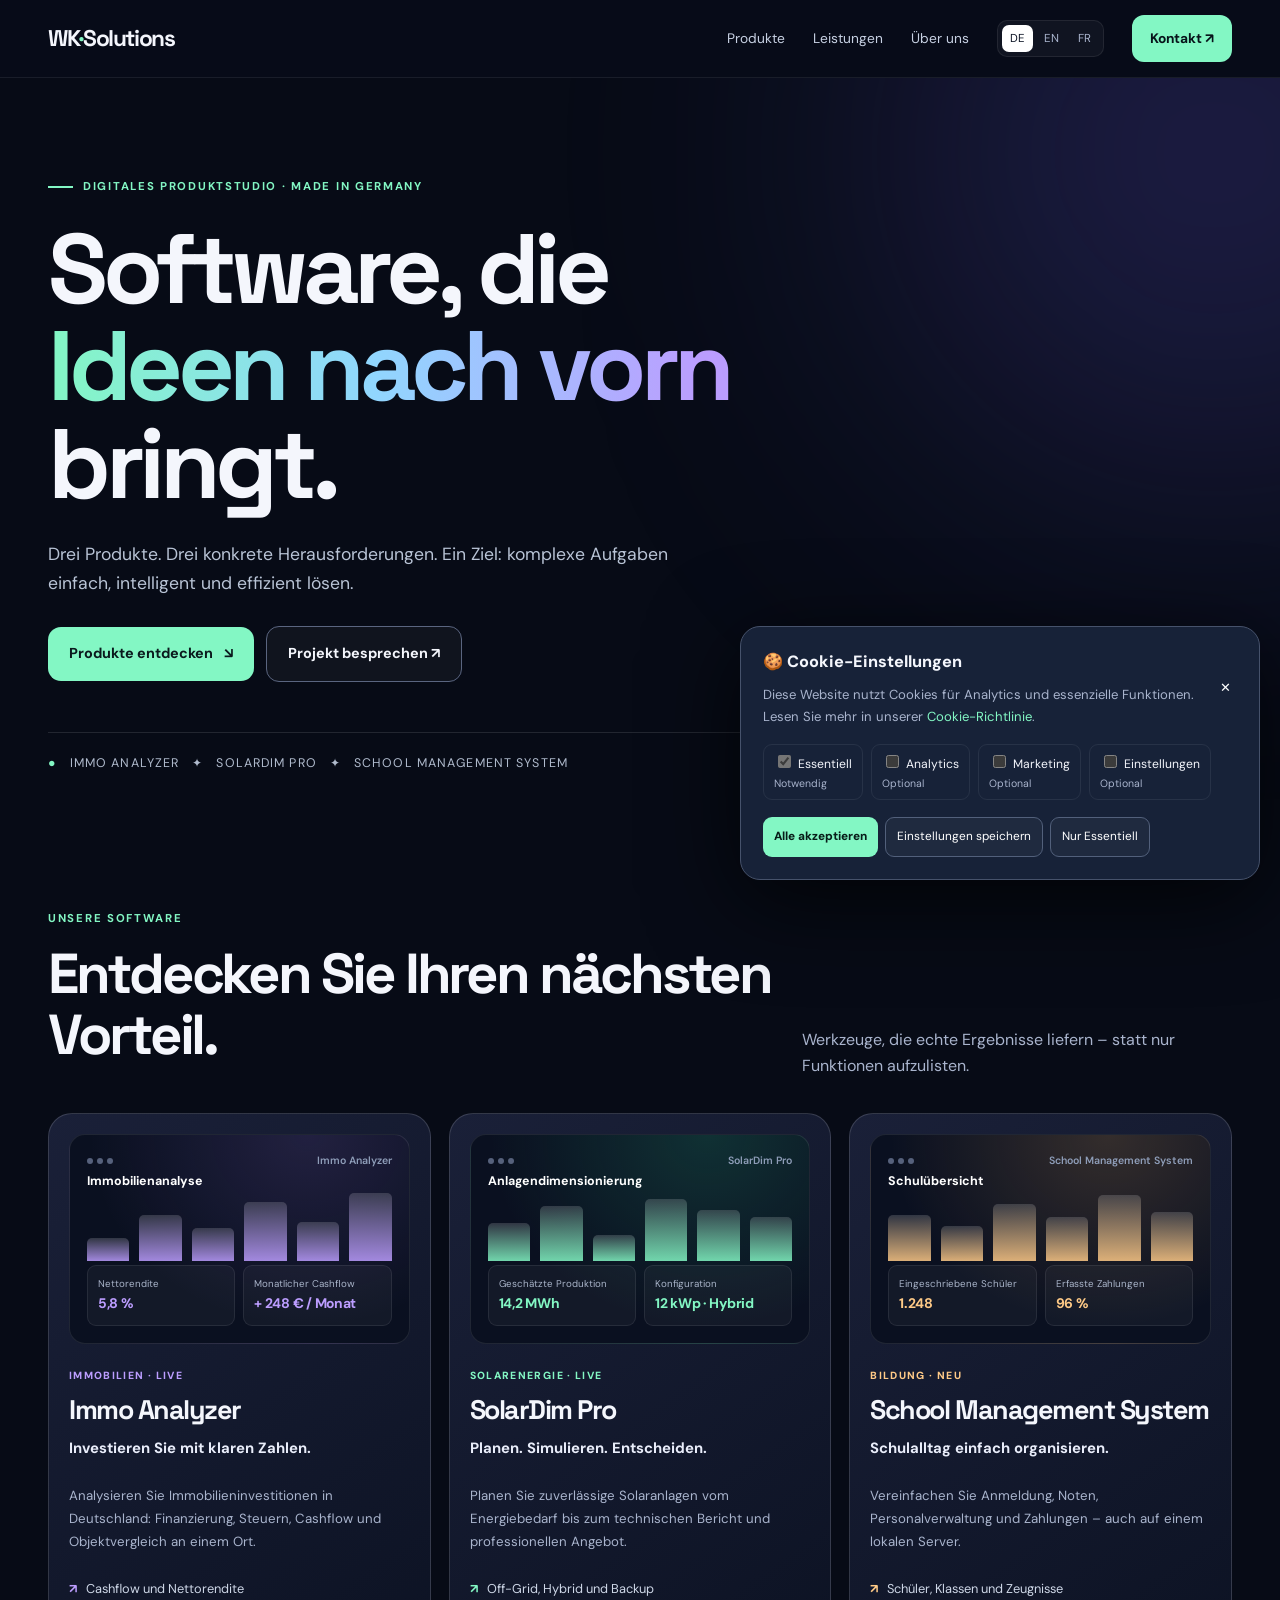
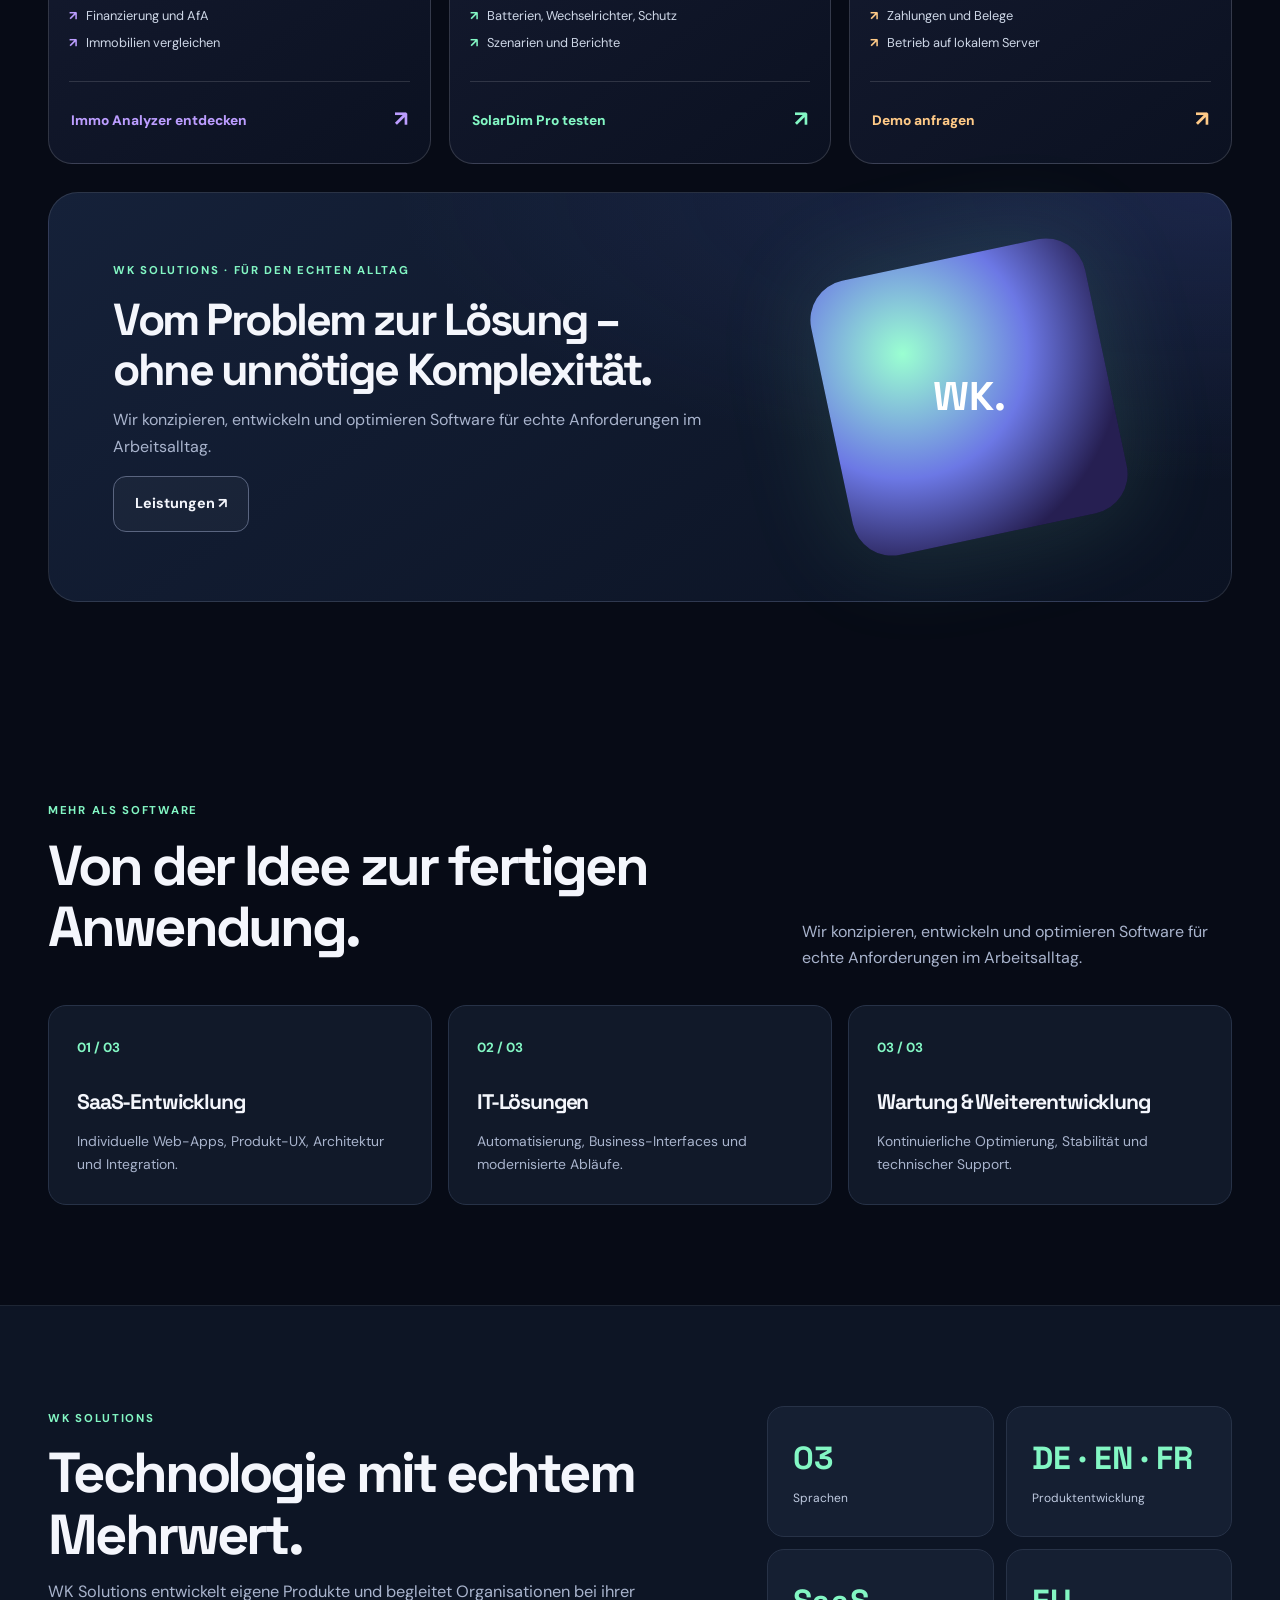
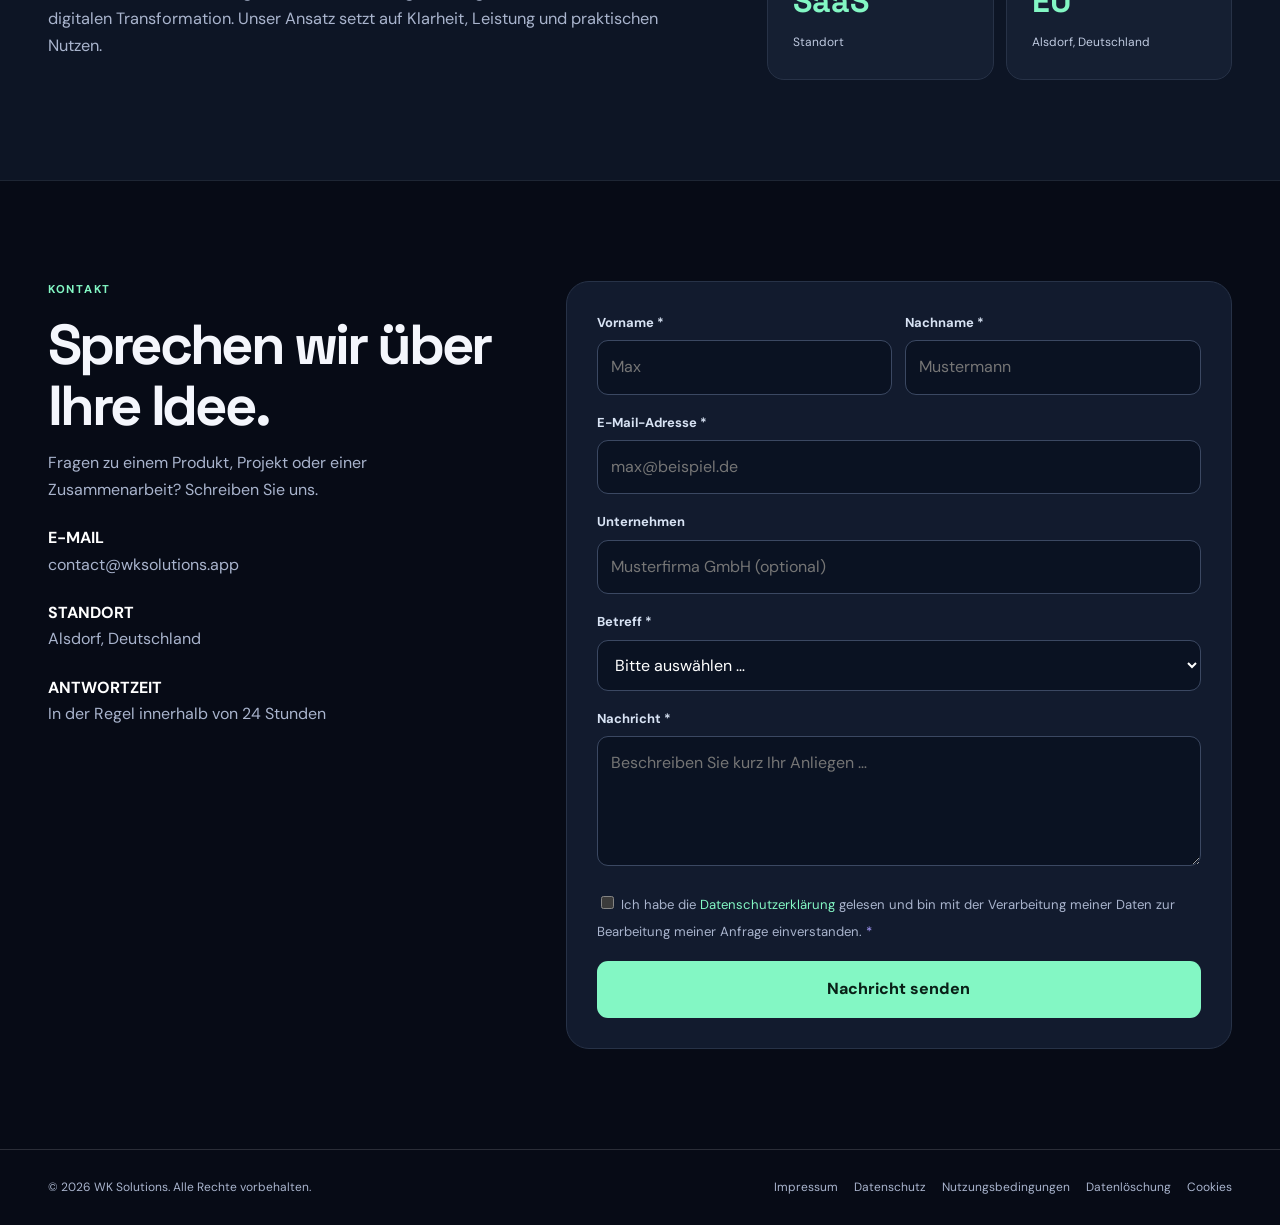
<file: index.html>
<!DOCTYPE html>
<html lang="de"><head><meta charset="utf-8"/><meta content="width=device-width, initial-scale=1" name="viewport"/><meta content="#070b16" name="theme-color"/><meta content="Drei Produkte. Drei konkrete Herausforderungen. Ein Ziel: komplexe Aufgaben einfach, intelligent und effizient lösen." name="description"/><meta content="website" property="og:type"/><meta content="WK Solutions — Entdecken Sie Ihren nächsten Vorteil." property="og:title"/><meta content="Drei Produkte. Drei konkrete Herausforderungen. Ein Ziel: komplexe Aufgaben einfach, intelligent und effizient lösen." property="og:description"/><title>WK Solutions — Entdecken Sie Ihren nächsten Vorteil.</title><style>
@import url('https://fonts.googleapis.com/css2?family=DM+Sans:wght@400;500;600;700&family=Space+Grotesk:wght@400;500;600;700&display=swap');
:root{--bg:#070b16;--panel:#101727;--panel2:#151e31;--border:#273247;--ink:#f4f6fc;--muted:#a9b4cd;--mint:#83f7c4;--purple:#a99dff;--gold:#ffca87;--immo:var(--purple);--immo-2:#7567dc;font-family:'DM Sans',sans-serif;color-scheme:dark}
*{box-sizing:border-box}html{scroll-behavior:smooth}body{margin:0;background:var(--bg);color:var(--ink);font-size:16px;line-height:1.65;overflow-x:hidden}a{color:inherit;text-decoration:none}button,input,textarea,select{font:inherit}button{cursor:pointer}::selection{background:var(--mint);color:#070b16}.shell{max-width:1240px;margin:auto;padding:0 28px}.topnav{height:78px;position:sticky;top:0;background:#080d1ae9;backdrop-filter:blur(20px);z-index:100;border-bottom:1px solid #ffffff13}.navinner{height:100%;display:flex;align-items:center;justify-content:space-between;gap:18px}.logo{font-family:'Space Grotesk',sans-serif;font-size:1.42rem;font-weight:700;letter-spacing:-.06em;white-space:nowrap}.logo span{color:var(--mint)}.nav-links{display:flex;align-items:center;gap:28px}.nav-links>a{font-size:.86rem;color:#c7d1e3}.nav-links>a:hover{color:var(--mint)}.nav-links .nav-cta{background:var(--mint);color:#07131a;border-radius:12px;padding:12px 18px;font-weight:700}.lang-switch{display:flex;gap:3px;padding:4px;background:#ffffff0a;border:1px solid #ffffff14;border-radius:10px}.lang-switch a{font-size:.72rem;padding:4px 8px;border-radius:7px;color:var(--muted)}.lang-switch .active{background:#fff;color:#0c1425}.nav-burger{display:none;background:none;border:1px solid var(--border);color:white;padding:8px 12px;border-radius:9px}.mobile-menu{display:none}.hero{position:relative;padding:100px 0 36px;overflow:hidden}.hero:before{content:'';position:absolute;width:650px;height:650px;border-radius:50%;background:#6054d040;filter:blur(140px);right:-260px;top:-250px;pointer-events:none}.eyebrow,.kicker,.card-kicker{font-size:.71rem;letter-spacing:.15em;font-weight:700;text-transform:uppercase}.eyebrow{color:var(--mint);display:flex;align-items:center;gap:10px}.eyebrow:before{content:'';width:25px;height:2px;background:var(--mint)}h1,h2,h3,p{margin-top:0}h1,h2,h3{font-family:'Space Grotesk',sans-serif;letter-spacing:-.055em}h1{font-size:clamp(3.6rem,7.7vw,7.75rem);line-height:.99;margin:24px 0 27px;max-width:1020px}h1 i{font-style:normal;background:linear-gradient(90deg,#83f7c4 0%,#91d6fe 48%,#bc9fff 95%);color:transparent;background-clip:text}.hero-intro{max-width:620px;color:#b8c3d5;font-size:1.1rem}.actions{display:flex;align-items:center;flex-wrap:wrap;gap:12px;margin:28px 0 50px}.button{display:inline-flex;align-items:center;justify-content:center;gap:11px;border-radius:13px;padding:15px 21px;font-weight:700;font-size:.9rem;transition:transform .2s,background .2s}.button:hover{transform:translateY(-3px)}.button.primary{background:var(--mint);color:#0a1a1d}.button.ghost{border:1px solid #5a6580;background:#ffffff09}.hero-stripe{display:flex;gap:13px;color:#b0bbcd;align-items:center;border-top:1px solid #ffffff1c;padding-top:20px;font-size:.78rem;letter-spacing:.09em}.hero-stripe b{color:var(--mint)}.sec{padding:100px 0}.sec-head{display:flex;justify-content:space-between;align-items:end;gap:30px;margin-bottom:34px}.kicker{color:var(--mint);margin-bottom:14px}.sec h2{font-size:clamp(2.3rem,4.4vw,4.35rem);line-height:1.09;margin-bottom:14px}.sec-intro{max-width:430px;color:var(--muted);margin:0}.product-grid{display:grid;grid-template-columns:repeat(3,minmax(0,1fr));gap:18px}.product-card{border:1px solid #ffffff26;border-radius:24px;padding:20px;position:relative;min-width:0;background:linear-gradient(145deg,#1a2038,#0b1121);display:flex;flex-direction:column;transition:transform .3s,border-color .3s,box-shadow .3s}.product-card:hover{transform:translateY(-8px);border-color:var(--tint);box-shadow:0 24px 90px #0007}.product-card.p1{--tint:#bc9dff;--soft:#9a73e42a}.product-card.p2{--tint:#83f7c4;--soft:#2bbf8930}.product-card.p3{--tint:#ffca87;--soft:#e9ab6130}.product-view{height:210px;background:radial-gradient(ellipse at 70% 0%,var(--soft),transparent 65%),#0a1020;border:1px solid #ffffff17;border-radius:16px;overflow:hidden;position:relative;padding:17px;display:flex;flex-direction:column;justify-content:space-between}.screen-header{display:flex;align-items:center;justify-content:space-between;color:#8e9db8;font-size:.66rem;font-weight:600}.screen-dots{display:flex;gap:4px}.screen-dots i{width:6px;height:6px;background:#56617c;border-radius:50%}.screen-title{font-size:.78rem;color:white;font-weight:700;line-height:1.3}.fake-chart{display:flex;align-items:end;gap:10px;height:68px}.fake-chart span{display:block;flex:1;height:var(--h);background:linear-gradient(0deg,var(--tint),#ffffff2f);border-radius:5px 5px 0 0;opacity:.85}.screen-metrics{display:grid;grid-template-columns:1fr 1fr;gap:8px}.screen-metrics>div{padding:10px;border:1px solid #ffffff15;border-radius:9px;background:#ffffff0a}.screen-metrics small{display:block;font-size:.61rem;color:#a9b4c9}.screen-metrics strong{display:block;color:var(--tint);font-size:.87rem;letter-spacing:-.02em;white-space:nowrap}.product-badge{font-size:.65rem;letter-spacing:.13em;color:var(--tint);font-weight:800;margin:23px 0 12px}.product-card h3{font-size:clamp(1.5rem,2.1vw,2rem);line-height:1.1;margin-bottom:10px}.product-tag{color:#e9edfa;font-size:.93rem;font-weight:700;min-height:48px}.product-desc{color:var(--muted);font-size:.83rem;line-height:1.75}.features{padding:0;margin:5px 0 22px;list-style:none;color:#ced7e7;font-size:.8rem}.features li{margin:6px 0;display:flex;align-items:center;gap:9px}.features li:before{content:'↗';color:var(--tint);font-weight:700}.product-link{margin-top:auto;border-top:1px solid #ffffff22;padding:20px 2px 5px;display:flex;align-items:center;justify-content:space-between;color:var(--tint);font-size:.86rem;font-weight:800}.product-link span{font-size:1.35rem}.wide-panel{border:1px solid #ffffff1c;border-radius:30px;background:radial-gradient(ellipse at 100% 0%,#3e4f9e42,transparent 50%),linear-gradient(145deg,#152139,#0b1222);padding:clamp(25px,5vw,65px);margin-top:28px;display:grid;grid-template-columns:1fr .65fr;align-items:center;gap:50px}.wide-panel h3{font-size:clamp(2rem,3.5vw,3.4rem);line-height:1.12;margin:12px 0}.wide-panel p{color:var(--muted)}.orb{width:min(100%,280px);aspect-ratio:1;border-radius:40px;justify-self:center;display:grid;place-items:center;background:radial-gradient(circle at 30% 30%,#9affd1,#6c78e5 45%,#261f52 79%);box-shadow:0 0 100px #83f7c426;transform:rotate(-12deg)}.orb span{font-family:'Space Grotesk';font-size:2.5rem;font-weight:700;color:#fff;transform:rotate(12deg)}.service-grid{display:grid;grid-template-columns:repeat(3,1fr);gap:16px}.service-item{padding:28px;border:1px solid var(--border);border-radius:18px;background:#111929}.service-item small{color:var(--mint);font-weight:700}.service-item h3{font-size:1.32rem;margin:24px 0 10px}.service-item p{color:var(--muted);font-size:.87rem;margin:0}.about{border-top:1px solid #ffffff12;border-bottom:1px solid #ffffff12;background:#0d1525}.about-inner{display:grid;grid-template-columns:1.15fr .85fr;gap:90px;align-items:center}.about p{color:var(--muted);font-size:1.02rem}.about-stats{display:grid;grid-template-columns:repeat(2,1fr);gap:12px}.stat{padding:25px;border:1px solid var(--border);background:#151f32;border-radius:17px}.stat strong{font-family:'Space Grotesk';font-size:2rem;display:block;color:var(--mint)}.stat span{color:#bfcae0;font-size:.75rem}.contact-grid{display:grid;grid-template-columns:.82fr 1.18fr;gap:55px;align-items:start}.contact-card{border:1px solid var(--border);background:#121b2e;padding:30px;border-radius:23px}.contact-detail{margin:22px 0;color:var(--muted)}.contact-detail strong{display:block;color:#fff}.contact-form-box form{display:block}.form-row{display:grid;grid-template-columns:1fr 1fr;gap:13px}.form-group{margin:0 0 17px}.form-group label{display:block;margin-bottom:7px;color:#d8e3f4;font-size:.81rem;font-weight:700}.form-group input:not([type=checkbox]),.form-group select,.form-group textarea{width:100%;border:1px solid #3b4862;color:#fff;background:#0a1222;border-radius:11px;padding:13px;outline:none}.form-group input:focus,.form-group textarea:focus,.form-group select:focus{border-color:var(--mint)}.form-group textarea{min-height:130px;resize:vertical}.form-group select option{background:#101727}.form-group input[type=checkbox]{accent-color:var(--mint)}.form-group a{color:var(--mint)!important}.field-error{color:#ffb1ad;font-size:.75rem;display:block}.btn-submit{border:0;background:var(--mint);color:#092017;border-radius:11px;font-weight:800;padding:15px 25px;width:100%}.form-success{display:none;border:1px solid #64c7a0;background:#18372e;border-radius:15px;padding:22px;margin-top:14px}.form-success.show{display:block}footer{border-top:1px solid #ffffff25;padding:28px max(28px,calc((100vw - 1184px)/2));display:flex;align-items:center;justify-content:space-between;gap:20px;color:var(--muted);font-size:.75rem}footer p{margin:0}.footer-links{display:flex;gap:16px;flex-wrap:wrap}.footer-links a:hover{color:var(--mint)}#cookieBanner{display:none;position:fixed;bottom:20px;right:20px;max-width:min(520px,calc(100% - 40px));padding:22px;background:#172238;border:1px solid #46526b;border-radius:20px;box-shadow:0 20px 90px #000b;z-index:900;font-size:.82rem}#cookieBanner.show{display:block}.cb-top{display:flex;justify-content:space-between;gap:12px}.cb-title{font-weight:800;font-size:1.02rem}.cb-text{color:var(--muted);margin-top:8px}.cb-text a{color:var(--mint)}.cb-close{border:none;background:none;color:white}.cb-categories{display:flex;gap:8px;flex-wrap:wrap;margin:17px 0}.cb-cat{padding:7px 10px;border:1px solid var(--border);border-radius:9px}.cb-cat-label{font-size:.76rem}.cb-cat-sub{color:var(--muted);display:block;font-size:.66rem}.cb-actions{display:flex;flex-wrap:wrap;gap:7px}.cb-btn{padding:9px 11px;border:1px solid #52607b;border-radius:9px;background:#ffffff09;color:white;font-size:.74rem}.cb-btn-accept{background:var(--mint);color:#081d19;border:0;font-weight:800}.cb-reopen{position:fixed;bottom:14px;left:14px;z-index:899;border:1px solid var(--border);color:white;background:#132039;border-radius:40px;padding:10px 15px;font-size:.75rem;display:none}.reveal{opacity:0;transform:translateY(20px);transition:opacity .65s,transform .65s}.reveal.in{opacity:1;transform:none}@media(prefers-reduced-motion:reduce){html{scroll-behavior:auto}.reveal{opacity:1;transform:none;transition:none}.product-card,.button{transition:none}}@media(max-width:900px){.product-grid{grid-template-columns:1fr 1fr}.product-card:last-child{grid-column:span 2}.nav-links{gap:13px}.nav-links>a{font-size:.75rem}.about-inner{gap:30px}.contact-grid{gap:25px}}@media(max-width:680px){.shell{padding:0 19px}.topnav{height:68px}.nav-links{display:none}.nav-burger{display:block}.mobile-menu{position:fixed;inset:68px 0 0;background:#0a1020;z-index:99;flex-direction:column;gap:12px;padding:32px 24px}.mobile-menu.open{display:flex}.mobile-menu>a{padding:12px;border-bottom:1px solid var(--border);font-weight:700}.mobile-menu .lang-switch{align-self:start;margin-top:20px}.hero{padding:80px 0 32px}h1{font-size:clamp(3.4rem,12vw,5.4rem)}.sec{padding:65px 0}.sec-head{display:block}.sec-intro{margin-top:12px}.product-grid,.service-grid,.wide-panel,.about-inner,.contact-grid{grid-template-columns:1fr}.product-card:last-child{grid-column:auto}.product-view{height:205px}.wide-panel{gap:20px}.orb{width:160px;border-radius:24px}.orb span{font-size:1.5rem}.form-row{grid-template-columns:1fr}footer{flex-direction:column;align-items:flex-start;padding:28px 19px}.hero-stripe{flex-wrap:wrap}}
:target{scroll-margin-top:90px}
.nav-burger:focus-visible,.button:focus-visible,.product-link:focus-visible,.nav-links a:focus-visible,.lang-switch a:focus-visible{outline:2px solid var(--mint);outline-offset:4px}
@media(prefers-reduced-motion:reduce){.reveal{opacity:1!important;transform:none!important}}
</style><meta content="de_DE" property="og:locale"/><link href="index.html" hreflang="de" rel="alternate"/><link href="en.html" hreflang="en" rel="alternate"/><link href="fr.html" hreflang="fr" rel="alternate"/></head><body><nav aria-label="Hauptnavigation" class="topnav"><div class="shell navinner"><a class="logo" href="#top">WK<span>·</span>Solutions</a><div class="nav-links"><a href="#produkte">Produkte</a><a href="#leistungen">Leistungen</a><a href="#ueber-uns">Über uns</a><div class="lang-switch"><a aria-current="page" aria-label="DE" class="active" href="index.html" hreflang="de" lang="de">DE</a><a aria-label="EN" class="" href="en.html" hreflang="en" lang="en">EN</a><a aria-label="FR" class="" href="fr.html" hreflang="fr" lang="fr">FR</a></div><a class="nav-cta" href="#kontakt">Kontakt ↗</a></div><button aria-controls="mobileMenu" aria-expanded="false" aria-label="Menü öffnen" class="nav-burger" id="navBurger" type="button">☰</button></div></nav><div aria-label="Hauptnavigation" class="mobile-menu" id="mobileMenu"><a href="#produkte">Produkte</a><a href="#leistungen">Leistungen</a><a href="#ueber-uns">Über uns</a><a href="#kontakt">Kontakt</a><div class="lang-switch"><a aria-current="page" aria-label="DE" class="active" href="index.html" hreflang="de" lang="de">DE</a><a aria-label="EN" class="" href="en.html" hreflang="en" lang="en">EN</a><a aria-label="FR" class="" href="fr.html" hreflang="fr" lang="fr">FR</a></div></div><main><header class="hero" id="top"><div class="shell"><div class="eyebrow">DIGITALES PRODUKTSTUDIO · MADE IN GERMANY</div><h1>Software, die<br/><i>Ideen nach vorn</i><br/>bringt.</h1><p class="hero-intro">Drei Produkte. Drei konkrete Herausforderungen. Ein Ziel: komplexe Aufgaben einfach, intelligent und effizient lösen.</p><div class="actions"><a class="button primary" href="#produkte">Produkte entdecken <span>↘</span></a><a class="button ghost" href="#kontakt">Projekt besprechen ↗</a></div><div class="hero-stripe"><b>●</b> IMMO ANALYZER <span>✦</span> SOLARDIM PRO <span>✦</span> SCHOOL MANAGEMENT SYSTEM</div></div></header><section class="sec" id="produkte"><div class="shell"><div class="sec-head reveal"><div><div class="kicker">UNSERE SOFTWARE</div><h2>Entdecken Sie Ihren nächsten Vorteil.</h2></div><p class="sec-intro">Werkzeuge, die echte Ergebnisse liefern – statt nur Funktionen aufzulisten.</p></div><div class="product-grid"><article class="product-card p1 reveal" id="product-1"><div aria-label="Immobilienanalyse" class="product-view" role="img"><div class="screen-header"><span class="screen-dots"><i></i><i></i><i></i></span><span>Immo Analyzer</span></div><div class="screen-title">Immobilienanalyse</div><div aria-hidden="true" class="fake-chart"><span style="--h:35%"></span><span style="--h:68%"></span><span style="--h:49%"></span><span style="--h:87%"></span><span style="--h:58%"></span><span style="--h:100%"></span></div><div class="screen-metrics"><div><small>Nettorendite</small><strong>5,8 %</strong></div><div><small>Monatlicher Cashflow</small><strong>+ 248 € / Monat</strong></div></div></div><div class="product-badge">IMMOBILIEN · LIVE</div><h3>Immo Analyzer</h3><div class="product-tag">Investieren Sie mit klaren Zahlen.</div><p class="product-desc">Analysieren Sie Immobilieninvestitionen in Deutschland: Finanzierung, Steuern, Cashflow und Objektvergleich an einem Ort.</p><ul class="features"><li>Cashflow und Nettorendite</li><li>Finanzierung und AfA</li><li>Immobilien vergleichen</li></ul><a class="product-link" href="https://immo-analyzer.com/" rel="noopener" target="_blank">Immo Analyzer entdecken<span aria-hidden="true">↗</span></a></article><article class="product-card p2 reveal" id="product-2"><div aria-label="Anlagendimensionierung" class="product-view" role="img"><div class="screen-header"><span class="screen-dots"><i></i><i></i><i></i></span><span>SolarDim Pro</span></div><div class="screen-title">Anlagendimensionierung</div><div aria-hidden="true" class="fake-chart"><span style="--h:56%"></span><span style="--h:82%"></span><span style="--h:39%"></span><span style="--h:92%"></span><span style="--h:76%"></span><span style="--h:66%"></span></div><div class="screen-metrics"><div><small>Geschätzte Produktion</small><strong>14,2 MWh</strong></div><div><small>Konfiguration</small><strong>12 kWp · Hybrid</strong></div></div></div><div class="product-badge">SOLARENERGIE · LIVE</div><h3>SolarDim Pro</h3><div class="product-tag">Planen. Simulieren. Entscheiden.</div><p class="product-desc">Planen Sie zuverlässige Solaranlagen vom Energiebedarf bis zum technischen Bericht und professionellen Angebot.</p><ul class="features"><li>Off-Grid, Hybrid und Backup</li><li>Batterien, Wechselrichter, Schutz</li><li>Szenarien und Berichte</li></ul><a class="product-link" href="https://app.solardim.app/?lang=de" rel="noopener" target="_blank">SolarDim Pro testen<span aria-hidden="true">↗</span></a></article><article class="product-card p3 reveal" id="school-management"><div aria-label="Schulübersicht" class="product-view" role="img"><div class="screen-header"><span class="screen-dots"><i></i><i></i><i></i></span><span>School Management System</span></div><div class="screen-title">Schulübersicht</div><div aria-hidden="true" class="fake-chart"><span style="--h:68%"></span><span style="--h:52%"></span><span style="--h:84%"></span><span style="--h:66%"></span><span style="--h:98%"></span><span style="--h:73%"></span></div><div class="screen-metrics"><div><small>Eingeschriebene Schüler</small><strong>1.248</strong></div><div><small>Erfasste Zahlungen</small><strong>96 %</strong></div></div></div><div class="product-badge">BILDUNG · NEU</div><h3>School Management System</h3><div class="product-tag">Schulalltag einfach organisieren.</div><p class="product-desc">Vereinfachen Sie Anmeldung, Noten, Personalverwaltung und Zahlungen – auch auf einem lokalen Server.</p><ul class="features"><li>Schüler, Klassen und Zeugnisse</li><li>Zahlungen und Belege</li><li>Betrieb auf lokalem Server</li></ul><a class="product-link" data-contact-subject="School Management System" href="#kontakt">Demo anfragen<span aria-hidden="true">↗</span></a></article></div><div class="wide-panel reveal"><div><div class="kicker">WK SOLUTIONS · FÜR DEN ECHTEN ALLTAG</div><h3>Vom Problem zur Lösung – ohne unnötige Komplexität.</h3><p>Wir konzipieren, entwickeln und optimieren Software für echte Anforderungen im Arbeitsalltag.</p><a class="button ghost" href="#leistungen">Leistungen ↗</a></div><div aria-hidden="true" class="orb"><span>WK.</span></div></div></div></section><section class="sec" id="leistungen"><div class="shell"><div class="sec-head reveal"><div><div class="kicker">MEHR ALS SOFTWARE</div><h2>Von der Idee zur fertigen Anwendung.</h2></div><p class="sec-intro">Wir konzipieren, entwickeln und optimieren Software für echte Anforderungen im Arbeitsalltag.</p></div><div class="service-grid"><article class="service-item reveal"><small>01 / 03</small><h3>SaaS-Entwicklung</h3><p>Individuelle Web-Apps, Produkt-UX, Architektur und Integration.</p></article><article class="service-item reveal"><small>02 / 03</small><h3>IT-Lösungen</h3><p>Automatisierung, Business-Interfaces und modernisierte Abläufe.</p></article><article class="service-item reveal"><small>03 / 03</small><h3>Wartung &amp; Weiterentwicklung</h3><p>Kontinuierliche Optimierung, Stabilität und technischer Support.</p></article></div></div></section><section class="sec about" id="ueber-uns"><div class="shell about-inner"><div class="reveal"><div class="kicker">WK SOLUTIONS</div><h2>Technologie mit echtem Mehrwert.</h2><p>WK Solutions entwickelt eigene Produkte und begleitet Organisationen bei ihrer digitalen Transformation. Unser Ansatz setzt auf Klarheit, Leistung und praktischen Nutzen.</p></div><div class="about-stats reveal"><div class="stat"><strong>03</strong><span>Sprachen</span></div><div class="stat"><strong>DE · EN · FR</strong><span>Produktentwicklung</span></div><div class="stat"><strong>SaaS</strong><span>Standort</span></div><div class="stat"><strong>EU</strong><span>Alsdorf, Deutschland</span></div></div></div></section><section class="sec" id="kontakt"><div class="shell contact-grid"><div class="reveal"><div class="kicker">Kontakt</div><h2>Sprechen wir über Ihre Idee.</h2><p class="sec-intro">Fragen zu einem Produkt, Projekt oder einer Zusammenarbeit? Schreiben Sie uns.</p><div class="contact-detail"><strong>E-MAIL</strong><a href="mailto:contact@wksolutions.app">contact@wksolutions.app</a></div><div class="contact-detail"><strong>STANDORT</strong>Alsdorf, Deutschland</div><div class="contact-detail"><strong>ANTWORTZEIT</strong>In der Regel innerhalb von 24 Stunden</div></div><div class="contact-card reveal"><div class="contact-form-box reveal">
<form action="/api/contact" id="contactForm" method="POST" novalidate="">
<div class="form-row">
<div class="form-group">
<label for="fname">Vorname <span aria-label="erforderlich">*</span></label>
<input aria-required="true" autocomplete="given-name" id="fname" name="firstName" placeholder="Max" required="" type="text"/>
<span aria-live="polite" class="field-error" id="fname-error" role="alert"></span>
</div>
<div class="form-group">
<label for="lname">Nachname <span aria-label="erforderlich">*</span></label>
<input aria-required="true" autocomplete="family-name" id="lname" name="lastName" placeholder="Mustermann" required="" type="text"/>
<span aria-live="polite" class="field-error" id="lname-error" role="alert"></span>
</div>
</div>
<div class="form-group">
<label for="email">E-Mail-Adresse <span aria-label="erforderlich">*</span></label>
<input aria-required="true" autocomplete="email" id="email" name="email" placeholder="max@beispiel.de" required="" type="email"/>
<span aria-live="polite" class="field-error" id="email-error" role="alert"></span>
</div>
<div class="form-group">
<label for="company">Unternehmen</label>
<input autocomplete="organization" id="company" name="company" placeholder="Musterfirma GmbH (optional)" type="text"/>
</div>
<div class="form-group">
<label for="subject">Betreff <span aria-label="erforderlich">*</span></label>
<select aria-required="true" id="subject" name="subject" required="">
<option disabled="" selected="" value="">Bitte auswählen …</option>
<option value="SaaS-Entwicklung">SaaS-Entwicklung</option>
<option value="IT-Dienstleistung">IT-Dienstleistung</option>
<option value="Immo Analyzer Feedback">Immo Analyzer – Feedback</option>
<option value="SolarDim Pro Feedback">SolarDim Pro – Feedback</option>
<option value="School Management System">School Management System – Informationen</option>
<option value="Kooperation">Kooperationsanfrage</option>
<option value="Sonstiges">Sonstiges</option>
</select>
<span aria-live="polite" class="field-error" id="subject-error" role="alert"></span>
</div>
<div class="form-group">
<label for="message">Nachricht <span aria-label="erforderlich">*</span></label>
<textarea aria-required="true" id="message" name="message" placeholder="Beschreiben Sie kurz Ihr Anliegen …" required=""></textarea>
<span aria-live="polite" class="field-error" id="message-error" role="alert"></span>
</div>
<div class="form-group">
<input aria-required="true" id="privacy" name="privacy" required="" style="width:auto" type="checkbox"/>
<label for="privacy" style="display:inline;font-weight:400;font-size:0.82rem;color:var(--muted)">
            Ich habe die <a href="datenschutz.html" rel="noopener" style="color:var(--immo)" target="_blank">Datenschutzerklärung</a> gelesen
            und bin mit der Verarbeitung meiner Daten zur Bearbeitung meiner Anfrage einverstanden. <span style="color:var(--immo)">*</span>
</label>
<span aria-live="polite" class="field-error" id="privacy-error" role="alert"></span>
</div>
<button class="btn-submit" id="submitBtn" type="submit">Nachricht senden</button>
</form>
<div aria-live="polite" class="form-success" id="formSuccess" role="status">
<div aria-hidden="true" class="success-icon">✓</div>
<h3>Vielen Dank!</h3>
<p>Ihre Nachricht wurde erfolgreich versendet. Wir melden uns in Kürze bei Ihnen.</p>
</div>
</div></div></div></section></main><footer><p>© <span id="year">2026</span> WK Solutions. Alle Rechte vorbehalten.</p><div class="footer-links"><a href="impressum.html">Impressum</a><a href="datenschutz.html">Datenschutz</a><a href="terms.html">Nutzungsbedingungen</a><a href="data-deletion.html">Datenlöschung</a><a href="cookie-richtlinie.html">Cookies</a></div></footer><div aria-labelledby="cookie-title" aria-modal="false" id="cookieBanner" role="dialog">
<div class="cb-top">
<div>
<div class="cb-title" id="cookie-title">🍪 Cookie-Einstellungen</div>
<div class="cb-text">
        Diese Website nutzt Cookies für Analytics und essenzielle Funktionen.
        Lesen Sie mehr in unserer <a href="cookie-richtlinie.html">Cookie-Richtlinie</a>.
      </div>
</div>
<button aria-label="Cookie-Banner schließen" class="cb-close" onclick="window.cookieManager.closeBanner()">✕</button>
</div>
<div class="cb-categories">
<div class="cb-cat cb-cat-required">
<input checked="" disabled="" id="cb-essential" type="checkbox"/>
<label class="cb-cat-label" for="cb-essential">
        Essentiell
        <span class="cb-cat-sub">Notwendig</span>
</label>
</div>
<div class="cb-cat">
<input id="cb-analytics" type="checkbox"/>
<label class="cb-cat-label" for="cb-analytics">
        Analytics
        <span class="cb-cat-sub">Optional</span>
</label>
</div>
<div class="cb-cat">
<input id="cb-marketing" type="checkbox"/>
<label class="cb-cat-label" for="cb-marketing">
        Marketing
        <span class="cb-cat-sub">Optional</span>
</label>
</div>
<div class="cb-cat">
<input id="cb-preferences" type="checkbox"/>
<label class="cb-cat-label" for="cb-preferences">
        Einstellungen
        <span class="cb-cat-sub">Optional</span>
</label>
</div>
</div>
<div class="cb-actions">
<button class="cb-btn cb-btn-accept" onclick="window.cookieManager.acceptAll()">Alle akzeptieren</button>
<button class="cb-btn" onclick="window.cookieManager.saveSelection()">Einstellungen speichern</button>
<button class="cb-btn" onclick="window.cookieManager.declineAll()">Nur Essentiell</button>
</div>
</div><button aria-label="Cookie-Einstellungen erneut öffnen" class="cb-reopen" id="cbReopen" onclick="window.cookieManager.openBanner()">🍪 Cookies</button><script>
(function () {
  'use strict';

  /* ── Cookie-Manager ── */
  var CONSENT_KEY = 'wk-cookie-consent';
  var banner = document.getElementById('cookieBanner');
  var reopen = document.getElementById('cbReopen');

  function readConsent() {
    try { return JSON.parse(localStorage.getItem(CONSENT_KEY)); }
    catch (e) { return null; }
  }
  function writeConsent(obj) {
    try { localStorage.setItem(CONSENT_KEY, JSON.stringify(obj)); } catch (e) {}
  }
  function currentSelection() {
    return {
      essential: true,
      analytics: document.getElementById('cb-analytics').checked,
      marketing: document.getElementById('cb-marketing').checked,
      preferences: document.getElementById('cb-preferences').checked,
      ts: new Date().toISOString()
    };
  }
  function applyChecks(consent) {
    document.getElementById('cb-analytics').checked = !!consent.analytics;
    document.getElementById('cb-marketing').checked = !!consent.marketing;
    document.getElementById('cb-preferences').checked = !!consent.preferences;
  }

  window.cookieManager = {
    openBanner: function () {
      banner.classList.add('show');
      reopen.style.display = 'none';
    },
    closeBanner: function () {
      banner.classList.remove('show');
      reopen.style.display = '';
    },
    acceptAll: function () {
      document.getElementById('cb-analytics').checked = true;
      document.getElementById('cb-marketing').checked = true;
      document.getElementById('cb-preferences').checked = true;
      writeConsent(currentSelection());
      window.cookieManager.closeBanner();
    },
    declineAll: function () {
      document.getElementById('cb-analytics').checked = false;
      document.getElementById('cb-marketing').checked = false;
      document.getElementById('cb-preferences').checked = false;
      writeConsent(currentSelection());
      window.cookieManager.closeBanner();
    },
    saveSelection: function () {
      writeConsent(currentSelection());
      window.cookieManager.closeBanner();
    }
  };

  var consent = readConsent();
  if (consent) { applyChecks(consent); reopen.style.display = ''; }
  else { window.cookieManager.openBanner(); }
})();
</script>
<script>
(function () {
  'use strict';

  /* ── Jahr im Footer ── */
  var y = document.getElementById('year');
  if (y) y.textContent = new Date().getFullYear();

  /* ── Mobiles Menü ── */
  var burger = document.getElementById('navBurger');
  var menu = document.getElementById('mobileMenu');
  if (burger && menu) {
    burger.addEventListener('click', function () {
      var open = menu.classList.toggle('open');
      burger.textContent = open ? '✕' : '☰';
      burger.setAttribute('aria-expanded', open);
      burger.setAttribute('aria-label', open ? 'Menü schließen' : 'Menü öffnen');
    });
    menu.querySelectorAll('a').forEach(function (a) {
      a.addEventListener('click', function () {
        menu.classList.remove('open');
        burger.textContent = '☰';
        burger.setAttribute('aria-expanded', 'false');
        burger.setAttribute('aria-label', 'Menü öffnen');
      });
    });
  }

  /* ── Scroll-Reveal ── */
  if ('IntersectionObserver' in window) {
    var io = new IntersectionObserver(function (entries) {
      entries.forEach(function (en) {
        if (en.isIntersecting) { en.target.classList.add('in'); io.unobserve(en.target); }
      });
    }, { threshold: 0.12 });
    document.querySelectorAll('.reveal').forEach(function (el) { io.observe(el); });
  } else {
    document.querySelectorAll('.reveal').forEach(function (el) { el.classList.add('in'); });
  }

  /* ── Kontaktformular: Validierung + Versand mit Fallback ── */
  var form = document.getElementById('contactForm');
  if (!form) return;
  document.querySelectorAll('[data-contact-subject]').forEach(function (link) {
    link.addEventListener('click', function () {
      form.elements.subject.value = link.getAttribute('data-contact-subject');
    });
  });
  var successBox = document.getElementById('formSuccess');
  var submitBtn = document.getElementById('submitBtn');

  function setError(id, msg) {
    var el = document.getElementById(id + '-error');
    if (el) el.textContent = msg || '';
  }
  function validate() {
    var ok = true;
    var checks = [
      ['fname', function (v) { return v.trim().length >= 2; }, 'Bitte Vornamen angeben.'],
      ['lname', function (v) { return v.trim().length >= 2; }, 'Bitte Nachnamen angeben.'],
      ['email', function (v) { return /^[^\s@]+@[^\s@]+\.[^\s@]{2,}$/.test(v.trim()); }, 'Bitte gültige E-Mail-Adresse angeben.'],
      ['subject', function (v) { return v !== ''; }, 'Bitte Betreff auswählen.'],
      ['message', function (v) { return v.trim().length >= 10; }, 'Bitte Nachricht mit mindestens 10 Zeichen.']
    ];
    checks.forEach(function (c) {
      var field = document.getElementById(c[0]);
      var valid = c[1](field.value);
      setError(c[0], valid ? '' : c[2]);
      if (!valid) ok = false;
    });
    var privacy = document.getElementById('privacy');
    if (!privacy.checked) { setError('privacy', 'Bitte bestätigen Sie die Datenschutzerklärung.'); ok = false; }
    else { setError('privacy', ''); }
    return ok;
  }

  form.addEventListener('submit', function (e) {
    e.preventDefault();
    if (!validate()) return;

    var data = {
      firstName: form.fname.value.trim(),
      lastName: form.lname.value.trim(),
      email: form.email.value.trim(),
      company: form.company.value.trim(),
      subject: form.subject.value,
      message: form.message.value.trim()
    };

    submitBtn.disabled = true;
    submitBtn.textContent = 'Wird gesendet …';

    fetch(form.action, {
      method: 'POST',
      headers: { 'Content-Type': 'application/json' },
      body: JSON.stringify(data)
    }).then(function (res) {
      if (!res.ok) throw new Error('HTTP ' + res.status);
      successBox.classList.add('show');
      form.style.display = 'none';
    }).catch(function () {
      /* Fallback: E-Mail-Client öffnen, falls kein Backend erreichbar */
      var body = 'Name: ' + data.firstName + ' ' + data.lastName +
        '\nE-Mail: ' + data.email +
        (data.company ? '\nUnternehmen: ' + data.company : '') +
        '\nBetreff: ' + data.subject +
        '\n\n' + data.message;
      window.location.href = 'mailto:contact@wksolutions.app?subject=' +
        encodeURIComponent('[Website] ' + data.subject) +
        '&body=' + encodeURIComponent(body);
      submitBtn.disabled = false;
      submitBtn.textContent = 'Nachricht senden';
    });
  });
})();
</script></body></html>
</file>
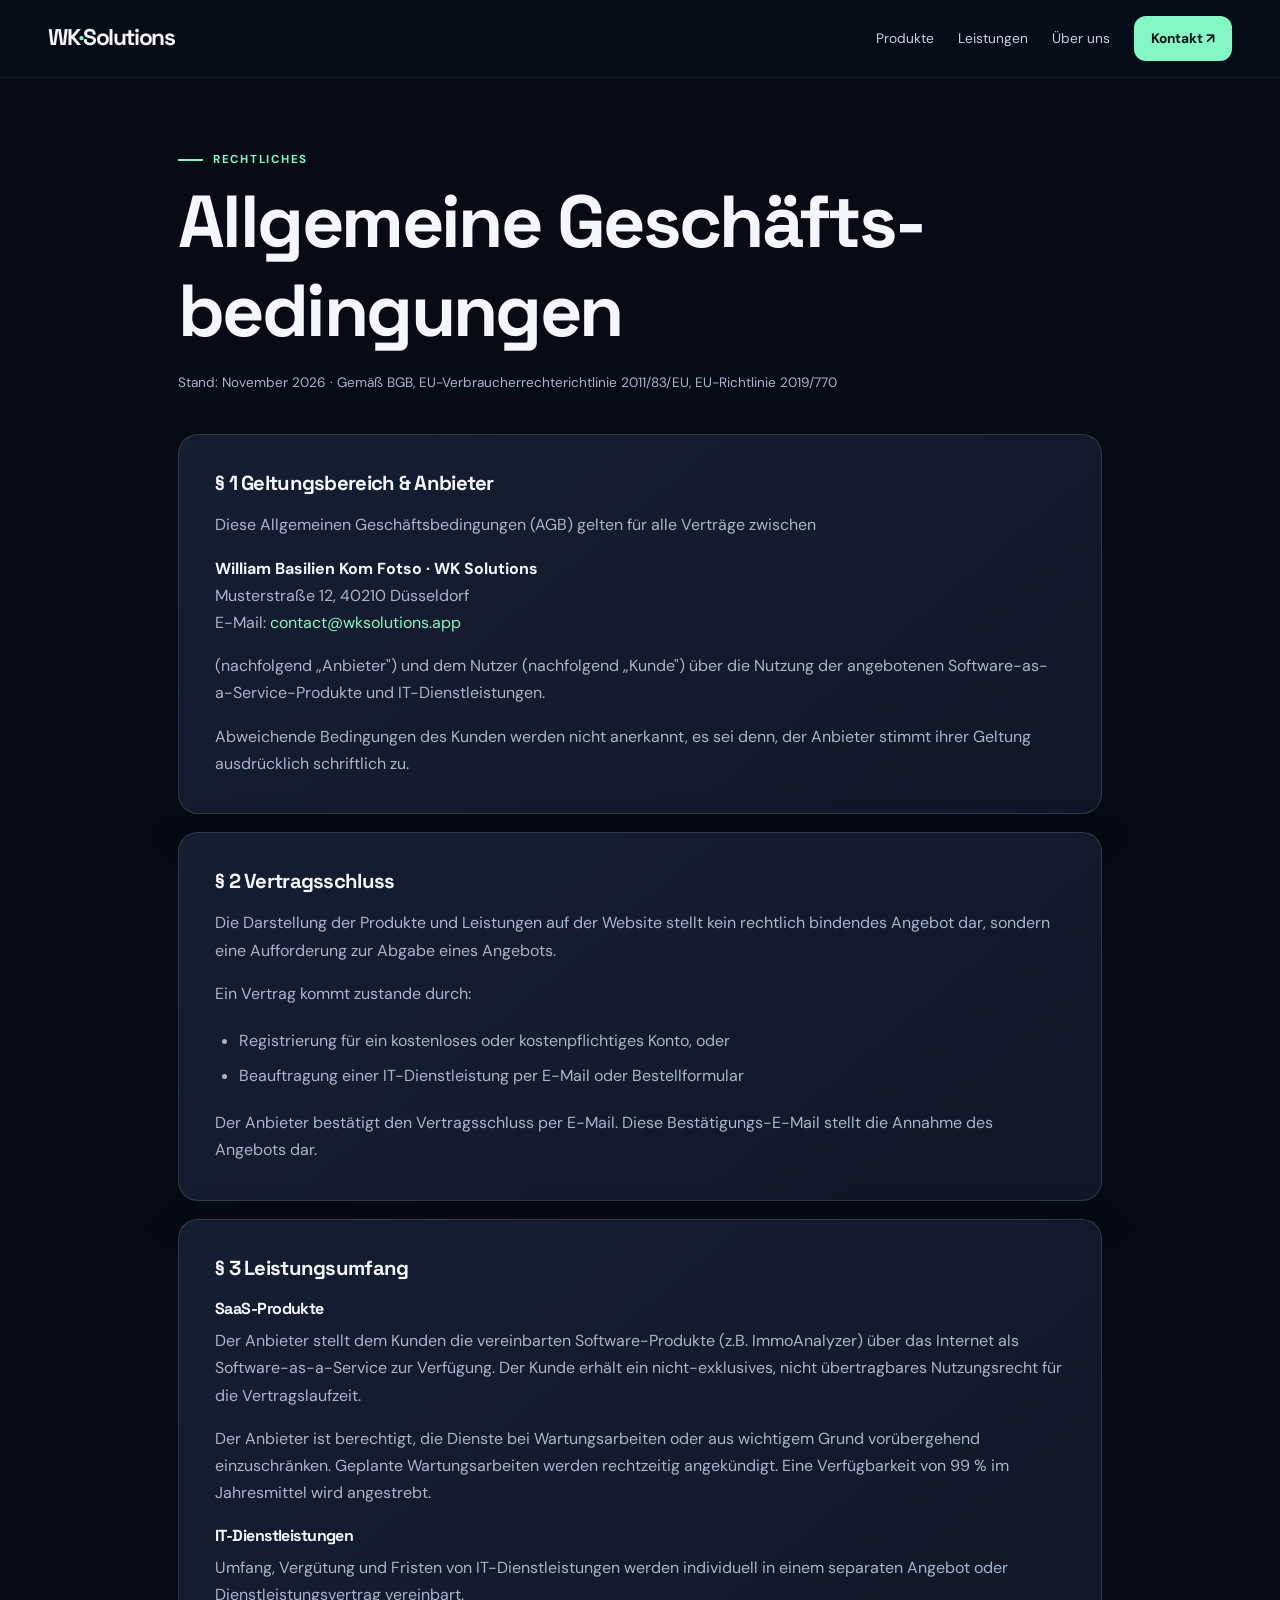
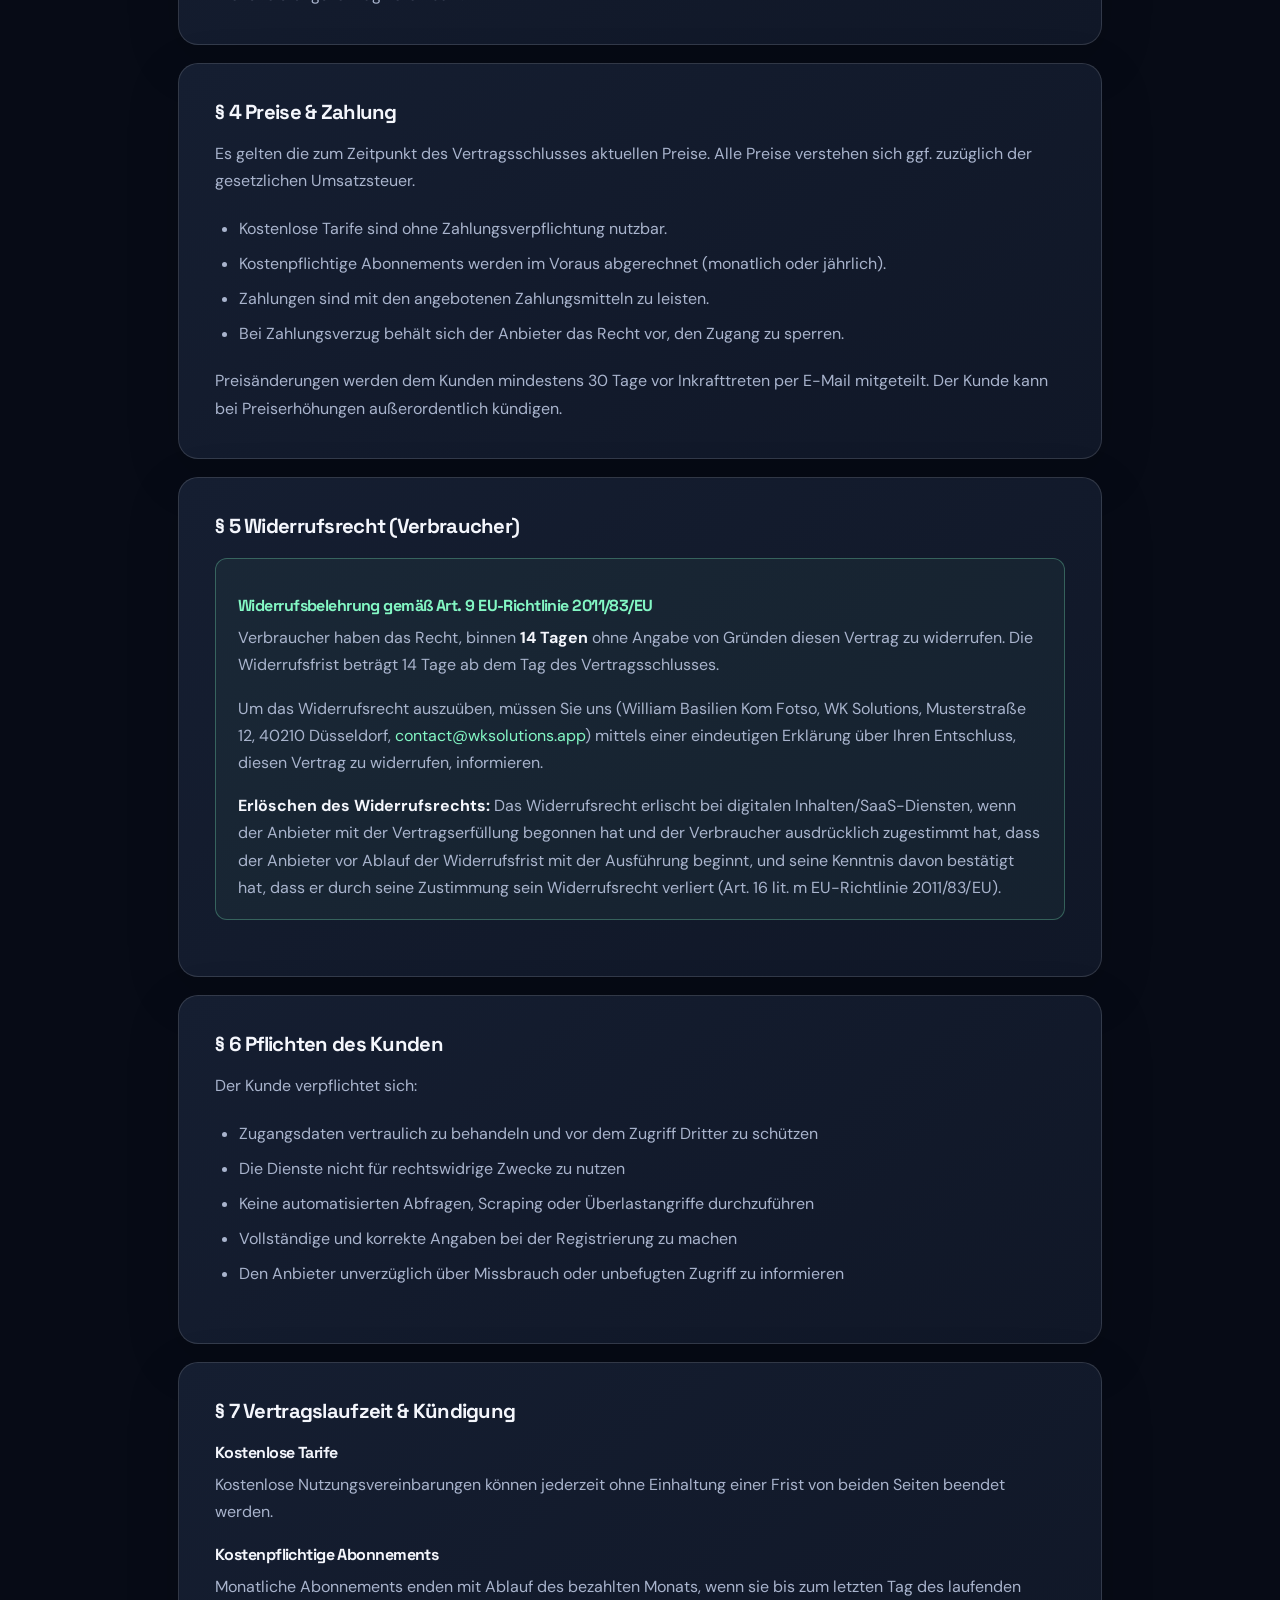
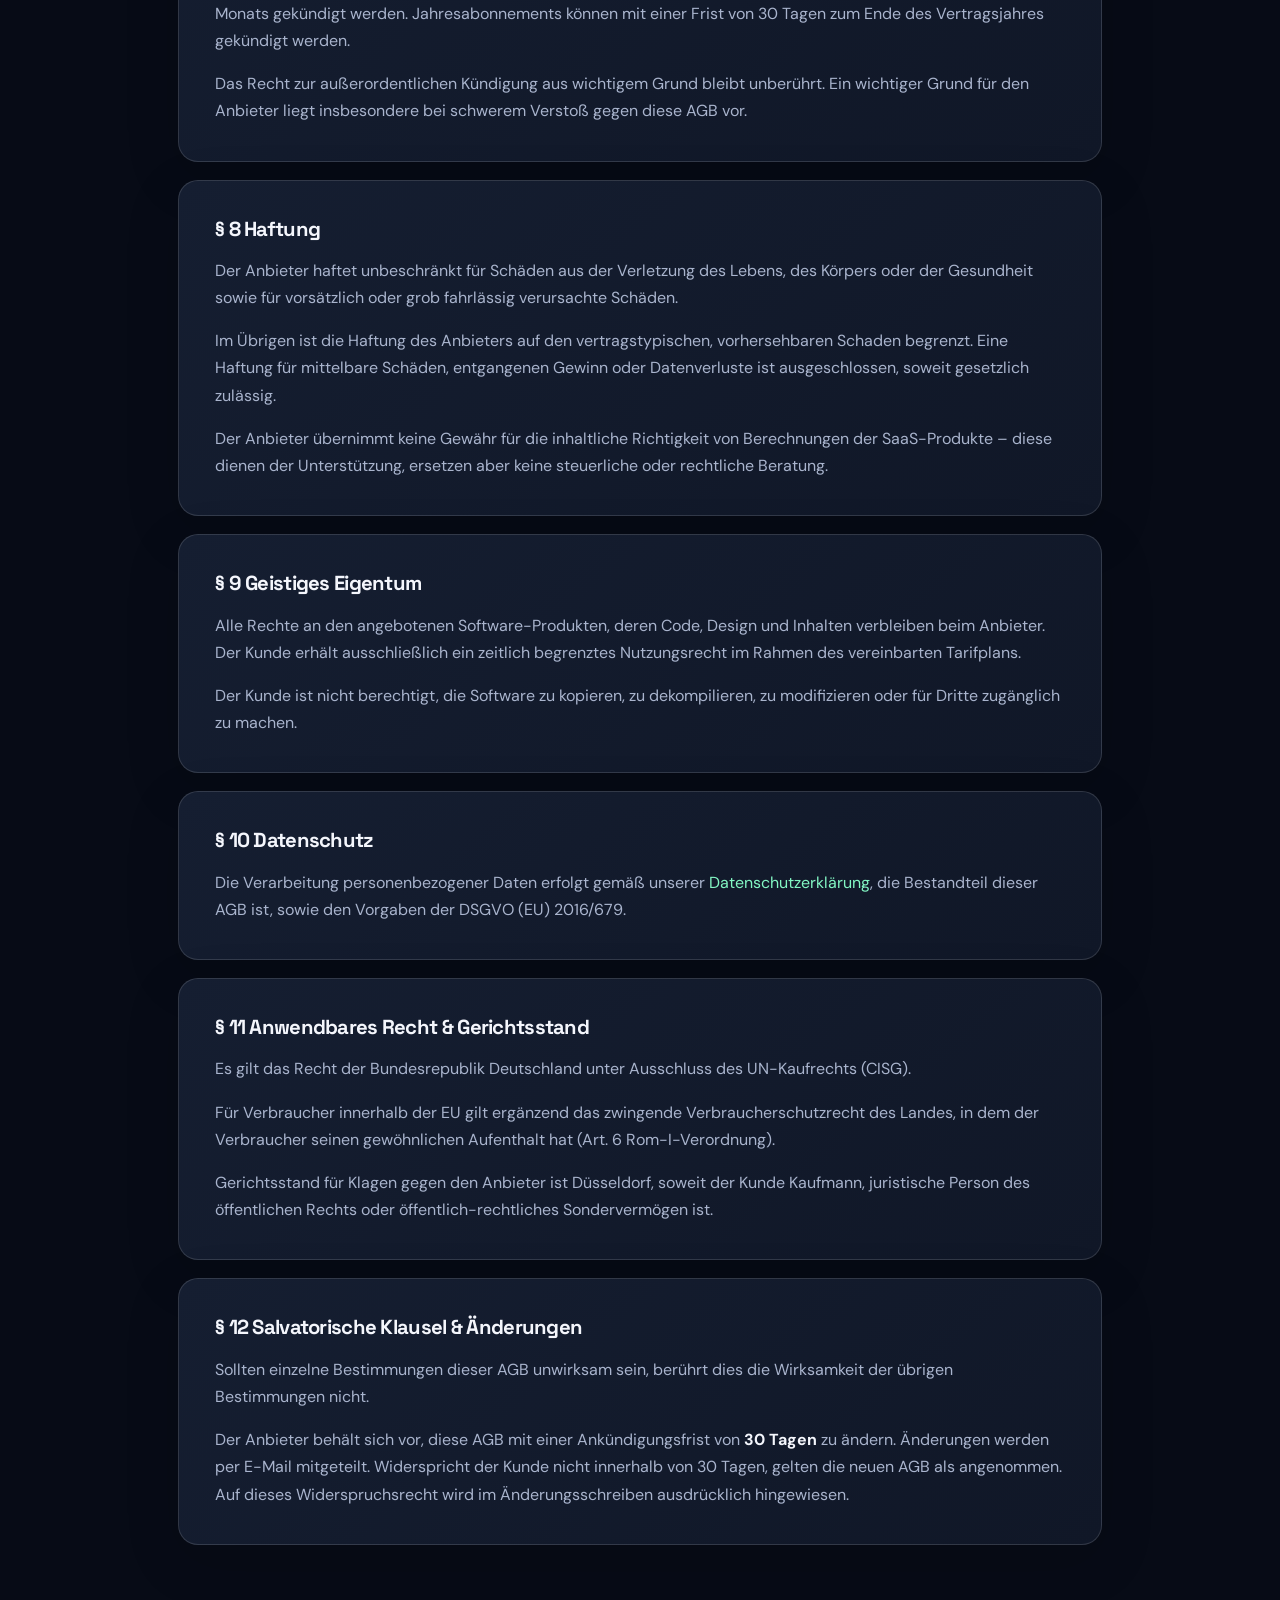
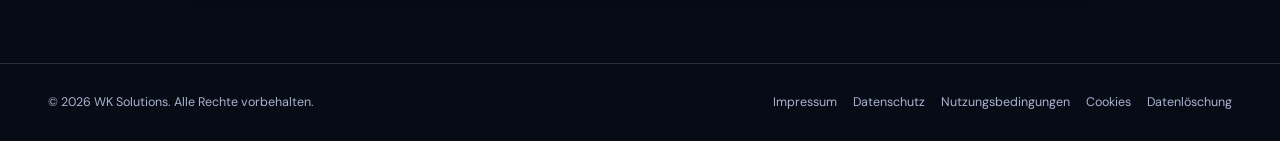
<file: agb.html>
<!DOCTYPE html>
<html lang="de">
<head>
<meta charset="UTF-8">
<meta name="viewport" content="width=device-width, initial-scale=1.0">
<title>AGB – WK Solutions</title>


<meta name="theme-color" content="#070b16"><link rel="stylesheet" href="/legal.css">
</head>
<body>
<nav aria-label="Hauptnavigation" class="topnav"><div class="shell navinner"><a class="logo" href="/index.html">WK<span>·</span>Solutions</a><div class="nav-links"><a href="/index.html#produkte">Produkte</a><a href="/index.html#leistungen">Leistungen</a><a href="/index.html#ueber-uns">Über uns</a><a class="nav-cta" href="/index.html#kontakt">Kontakt ↗</a></div><button aria-controls="mobileMenu" aria-expanded="false" aria-label="Menü öffnen" class="nav-burger" id="navBurger" type="button">☰</button></div></nav><div aria-label="Mobile Navigation" class="mobile-menu" id="mobileMenu"><a href="/index.html">Startseite</a><a href="/index.html#produkte">Produkte</a><a href="/index.html#leistungen">Leistungen</a><a href="/index.html#ueber-uns">Über uns</a><a href="/index.html#kontakt">Kontakt</a></div>

<main class="legal-wrap">
  <div class="page-tag">Rechtliches</div>
  <h1>Allgemeine Geschäfts&shy;bedingungen</h1>
  <p class="last-updated">Stand: November 2026 · Gemäß BGB, EU-Verbraucherrechterichtlinie 2011/83/EU, EU-Richtlinie 2019/770</p>

  <div class="card">
    <h2>§ 1 Geltungsbereich & Anbieter</h2>
    <p>Diese Allgemeinen Geschäftsbedingungen (AGB) gelten für alle Verträge zwischen</p>
    <p>
      <strong>William Basilien Kom Fotso · WK Solutions</strong><br>
      Musterstraße 12, 40210 Düsseldorf<br>
      E-Mail: <a href="mailto:contact@wksolutions.app">contact@wksolutions.app</a>
    </p>
    <p>(nachfolgend „Anbieter") und dem Nutzer (nachfolgend „Kunde") über die Nutzung
       der angebotenen Software-as-a-Service-Produkte und IT-Dienstleistungen.</p>
    <p>Abweichende Bedingungen des Kunden werden nicht anerkannt, es sei denn, der
       Anbieter stimmt ihrer Geltung ausdrücklich schriftlich zu.</p>
  </div>

  <div class="card">
    <h2>§ 2 Vertragsschluss</h2>
    <p>Die Darstellung der Produkte und Leistungen auf der Website stellt kein rechtlich
       bindendes Angebot dar, sondern eine Aufforderung zur Abgabe eines Angebots.</p>
    <p>Ein Vertrag kommt zustande durch:</p>
    <ul>
      <li>Registrierung für ein kostenloses oder kostenpflichtiges Konto, oder</li>
      <li>Beauftragung einer IT-Dienstleistung per E-Mail oder Bestellformular</li>
    </ul>
    <p>Der Anbieter bestätigt den Vertragsschluss per E-Mail. Diese Bestätigungs-E-Mail
       stellt die Annahme des Angebots dar.</p>
  </div>

  <div class="card">
    <h2>§ 3 Leistungsumfang</h2>
    <h3>SaaS-Produkte</h3>
    <p>Der Anbieter stellt dem Kunden die vereinbarten Software-Produkte (z.B. ImmoAnalyzer)
       über das Internet als Software-as-a-Service zur Verfügung. Der Kunde erhält ein
       nicht-exklusives, nicht übertragbares Nutzungsrecht für die Vertragslaufzeit.</p>
    <p>Der Anbieter ist berechtigt, die Dienste bei Wartungsarbeiten oder aus wichtigem
       Grund vorübergehend einzuschränken. Geplante Wartungsarbeiten werden rechtzeitig
       angekündigt. Eine Verfügbarkeit von 99 % im Jahresmittel wird angestrebt.</p>
    <h3>IT-Dienstleistungen</h3>
    <p>Umfang, Vergütung und Fristen von IT-Dienstleistungen werden individuell in einem
       separaten Angebot oder Dienstleistungsvertrag vereinbart.</p>
  </div>

  <div class="card">
    <h2>§ 4 Preise & Zahlung</h2>
    <p>Es gelten die zum Zeitpunkt des Vertragsschlusses aktuellen Preise. Alle Preise
       verstehen sich ggf. zuzüglich der gesetzlichen Umsatzsteuer.</p>
    <ul>
      <li>Kostenlose Tarife sind ohne Zahlungsverpflichtung nutzbar.</li>
      <li>Kostenpflichtige Abonnements werden im Voraus abgerechnet (monatlich oder jährlich).</li>
      <li>Zahlungen sind mit den angebotenen Zahlungsmitteln zu leisten.</li>
      <li>Bei Zahlungsverzug behält sich der Anbieter das Recht vor, den Zugang zu sperren.</li>
    </ul>
    <p>Preisänderungen werden dem Kunden mindestens 30 Tage vor Inkrafttreten per E-Mail
       mitgeteilt. Der Kunde kann bei Preiserhöhungen außerordentlich kündigen.</p>
  </div>

  <div class="card">
    <h2>§ 5 Widerrufsrecht (Verbraucher)</h2>
    <div class="widerruf-box">
      <h3>Widerrufsbelehrung gemäß Art. 9 EU-Richtlinie 2011/83/EU</h3>
      <p>Verbraucher haben das Recht, binnen <strong>14 Tagen</strong> ohne Angabe von
         Gründen diesen Vertrag zu widerrufen. Die Widerrufsfrist beträgt 14 Tage ab dem
         Tag des Vertragsschlusses.</p>
      <p>Um das Widerrufsrecht auszuüben, müssen Sie uns (William Basilien Kom Fotso, WK Solutions,
         Musterstraße 12, 40210 Düsseldorf, <a href="mailto:contact@wksolutions.app">contact@wksolutions.app</a>)
         mittels einer eindeutigen Erklärung über Ihren Entschluss, diesen Vertrag zu
         widerrufen, informieren.</p>
      <p><strong>Erlöschen des Widerrufsrechts:</strong> Das Widerrufsrecht erlischt bei
         digitalen Inhalten/SaaS-Diensten, wenn der Anbieter mit der Vertragserfüllung
         begonnen hat und der Verbraucher ausdrücklich zugestimmt hat, dass der Anbieter
         vor Ablauf der Widerrufsfrist mit der Ausführung beginnt, und seine Kenntnis
         davon bestätigt hat, dass er durch seine Zustimmung sein Widerrufsrecht verliert
         (Art. 16 lit. m EU-Richtlinie 2011/83/EU).</p>
    </div>
  </div>

  <div class="card">
    <h2>§ 6 Pflichten des Kunden</h2>
    <p>Der Kunde verpflichtet sich:</p>
    <ul>
      <li>Zugangsdaten vertraulich zu behandeln und vor dem Zugriff Dritter zu schützen</li>
      <li>Die Dienste nicht für rechtswidrige Zwecke zu nutzen</li>
      <li>Keine automatisierten Abfragen, Scraping oder Überlastangriffe durchzuführen</li>
      <li>Vollständige und korrekte Angaben bei der Registrierung zu machen</li>
      <li>Den Anbieter unverzüglich über Missbrauch oder unbefugten Zugriff zu informieren</li>
    </ul>
  </div>

  <div class="card">
    <h2>§ 7 Vertragslaufzeit & Kündigung</h2>
    <h3>Kostenlose Tarife</h3>
    <p>Kostenlose Nutzungsvereinbarungen können jederzeit ohne Einhaltung einer Frist
       von beiden Seiten beendet werden.</p>
    <h3>Kostenpflichtige Abonnements</h3>
    <p>Monatliche Abonnements enden mit Ablauf des bezahlten Monats, wenn sie bis zum
       letzten Tag des laufenden Monats gekündigt werden. Jahresabonnements können mit
       einer Frist von 30 Tagen zum Ende des Vertragsjahres gekündigt werden.</p>
    <p>Das Recht zur außerordentlichen Kündigung aus wichtigem Grund bleibt unberührt.
       Ein wichtiger Grund für den Anbieter liegt insbesondere bei schwerem Verstoß
       gegen diese AGB vor.</p>
  </div>

  <div class="card">
    <h2>§ 8 Haftung</h2>
    <p>Der Anbieter haftet unbeschränkt für Schäden aus der Verletzung des Lebens,
       des Körpers oder der Gesundheit sowie für vorsätzlich oder grob fahrlässig
       verursachte Schäden.</p>
    <p>Im Übrigen ist die Haftung des Anbieters auf den vertragstypischen, vorhersehbaren
       Schaden begrenzt. Eine Haftung für mittelbare Schäden, entgangenen Gewinn oder
       Datenverluste ist ausgeschlossen, soweit gesetzlich zulässig.</p>
    <p>Der Anbieter übernimmt keine Gewähr für die inhaltliche Richtigkeit von
       Berechnungen der SaaS-Produkte – diese dienen der Unterstützung, ersetzen aber
       keine steuerliche oder rechtliche Beratung.</p>
  </div>

  <div class="card">
    <h2>§ 9 Geistiges Eigentum</h2>
    <p>Alle Rechte an den angebotenen Software-Produkten, deren Code, Design und
       Inhalten verbleiben beim Anbieter. Der Kunde erhält ausschließlich ein zeitlich
       begrenztes Nutzungsrecht im Rahmen des vereinbarten Tarifplans.</p>
    <p>Der Kunde ist nicht berechtigt, die Software zu kopieren, zu dekompilieren,
       zu modifizieren oder für Dritte zugänglich zu machen.</p>
  </div>

  <div class="card">
    <h2>§ 10 Datenschutz</h2>
    <p>Die Verarbeitung personenbezogener Daten erfolgt gemäß unserer
       <a href="datenschutz.html">Datenschutzerklärung</a>, die Bestandteil dieser
       AGB ist, sowie den Vorgaben der DSGVO (EU) 2016/679.</p>
  </div>

  <div class="card">
    <h2>§ 11 Anwendbares Recht & Gerichtsstand</h2>
    <p>Es gilt das Recht der Bundesrepublik Deutschland unter Ausschluss des
       UN-Kaufrechts (CISG).</p>
    <p>Für Verbraucher innerhalb der EU gilt ergänzend das zwingende Verbraucherschutzrecht
       des Landes, in dem der Verbraucher seinen gewöhnlichen Aufenthalt hat
       (Art. 6 Rom-I-Verordnung).</p>
    <p>Gerichtsstand für Klagen gegen den Anbieter ist Düsseldorf, soweit der Kunde
       Kaufmann, juristische Person des öffentlichen Rechts oder öffentlich-rechtliches
       Sondervermögen ist.</p>
  </div>

  <div class="card">
    <h2>§ 12 Salvatorische Klausel & Änderungen</h2>
    <p>Sollten einzelne Bestimmungen dieser AGB unwirksam sein, berührt dies die
       Wirksamkeit der übrigen Bestimmungen nicht.</p>
    <p>Der Anbieter behält sich vor, diese AGB mit einer Ankündigungsfrist von
       <strong>30 Tagen</strong> zu ändern. Änderungen werden per E-Mail mitgeteilt.
       Widerspricht der Kunde nicht innerhalb von 30 Tagen, gelten die neuen AGB
       als angenommen. Auf dieses Widerspruchsrecht wird im Änderungsschreiben
       ausdrücklich hingewiesen.</p>
  </div>

  
</main>

<footer><p>© <span id="year">2026</span> WK Solutions. Alle Rechte vorbehalten.</p><div class="footer-links"><a href="/impressum">Impressum</a><a href="/datenschutz">Datenschutz</a><a href="/terms">Nutzungsbedingungen</a><a href="/cookie-richtlinie">Cookies</a><a href="/data-deletion">Datenlöschung</a></div></footer>
<script>document.getElementById('year').textContent=new Date().getFullYear();const b=document.getElementById('navBurger'),m=document.getElementById('mobileMenu');if(b&&m){b.addEventListener('click',()=>{let o=m.classList.toggle('open');b.setAttribute('aria-expanded',String(o));});m.querySelectorAll('a').forEach(a=>a.addEventListener('click',()=>{m.classList.remove('open');b.setAttribute('aria-expanded','false')}));}</script></body>
</html>
</file>
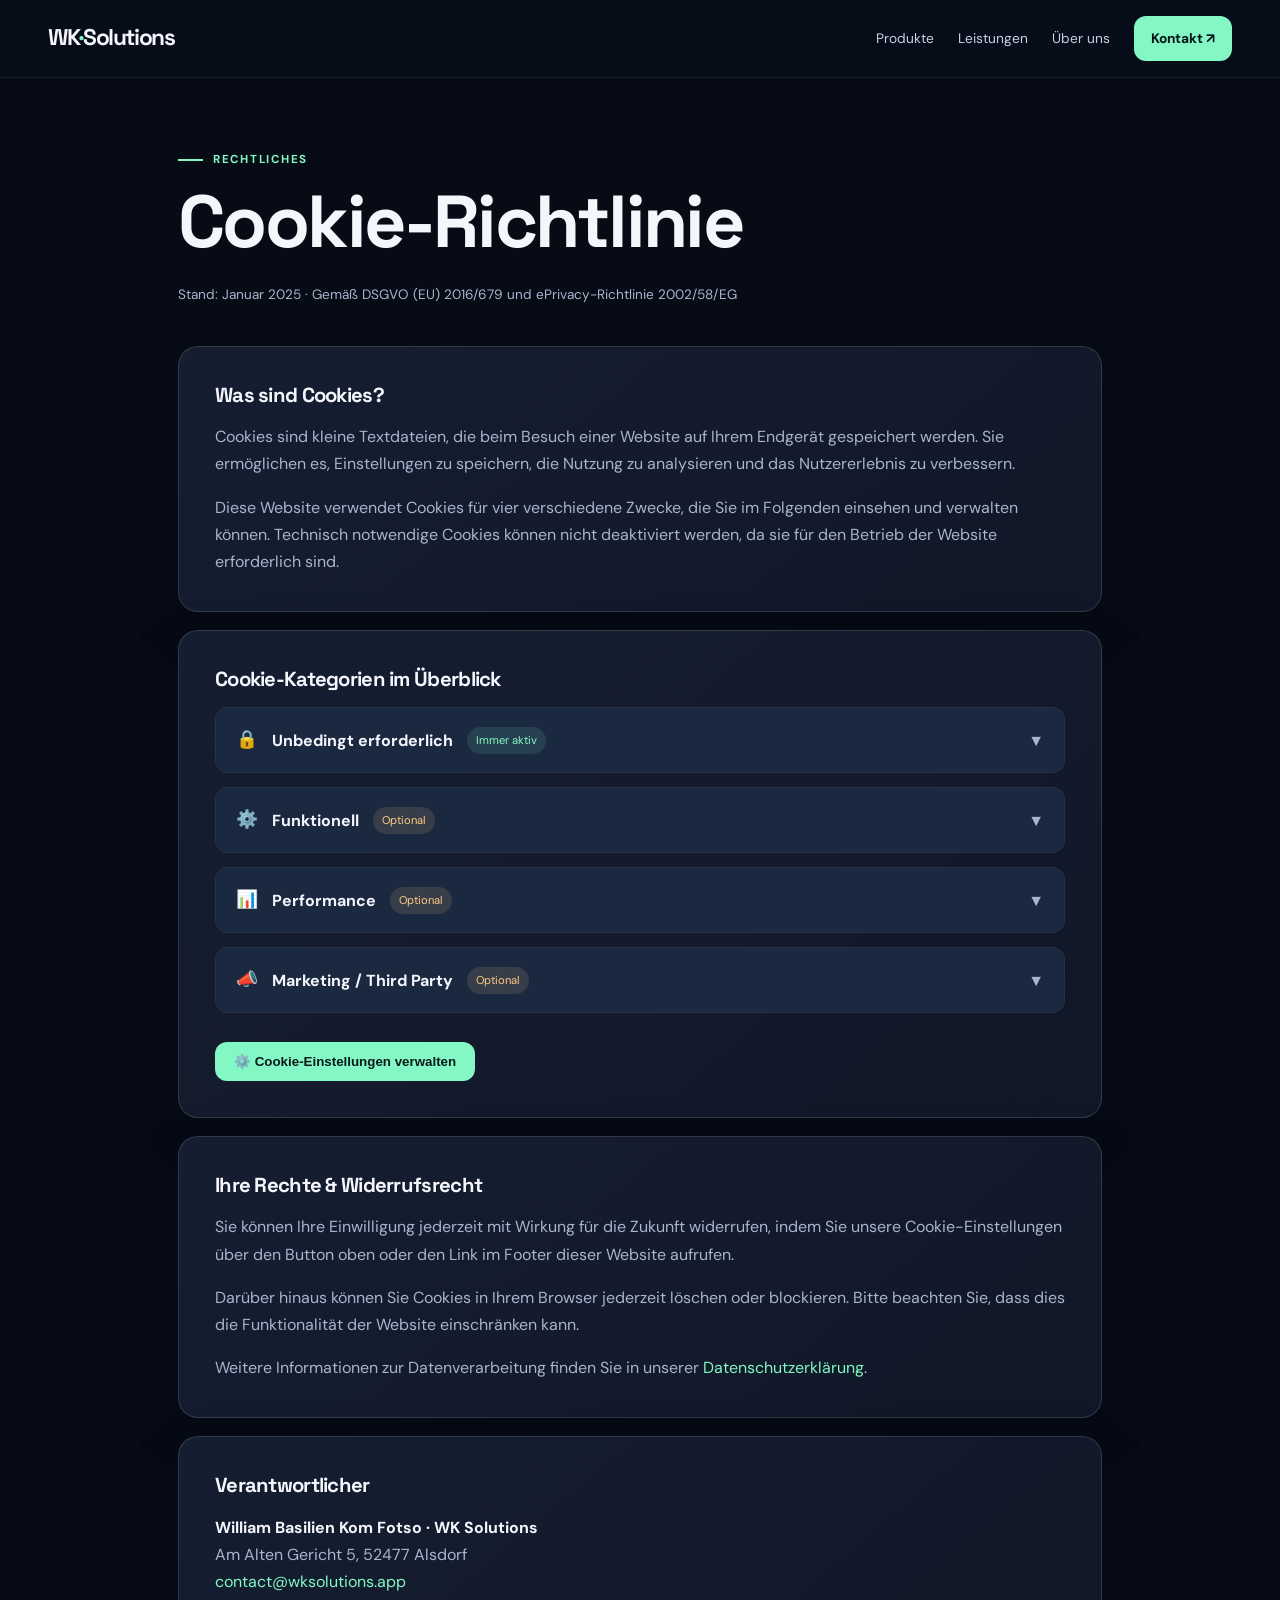
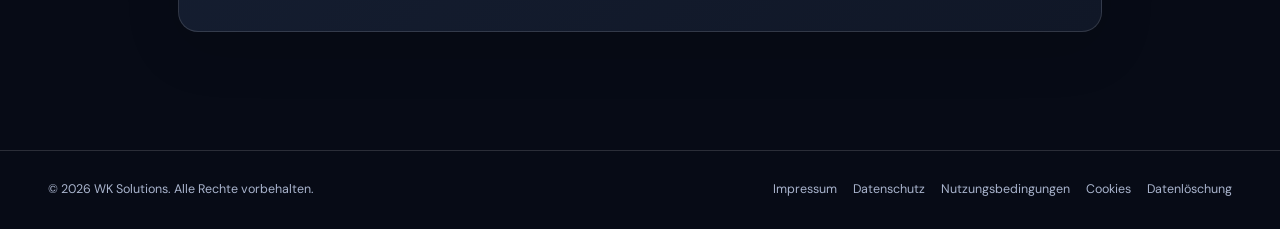
<file: cookie-richtlinie.html>
<!DOCTYPE html>
<html lang="de">
<head>
<meta charset="UTF-8">
<meta name="viewport" content="width=device-width, initial-scale=1.0">
<title>Cookie-Richtlinie – WK Solutions</title>


<meta name="theme-color" content="#070b16"><link rel="stylesheet" href="/legal.css">
</head>
<body>
<nav aria-label="Hauptnavigation" class="topnav"><div class="shell navinner"><a class="logo" href="/index.html">WK<span>·</span>Solutions</a><div class="nav-links"><a href="/index.html#produkte">Produkte</a><a href="/index.html#leistungen">Leistungen</a><a href="/index.html#ueber-uns">Über uns</a><a class="nav-cta" href="/index.html#kontakt">Kontakt ↗</a></div><button aria-controls="mobileMenu" aria-expanded="false" aria-label="Menü öffnen" class="nav-burger" id="navBurger" type="button">☰</button></div></nav><div aria-label="Mobile Navigation" class="mobile-menu" id="mobileMenu"><a href="/index.html">Startseite</a><a href="/index.html#produkte">Produkte</a><a href="/index.html#leistungen">Leistungen</a><a href="/index.html#ueber-uns">Über uns</a><a href="/index.html#kontakt">Kontakt</a></div>

<main class="legal-wrap">
  <div class="page-tag">Rechtliches</div>
  <h1>Cookie-Richtlinie</h1>
  <p class="last-updated">Stand: Januar 2025 · Gemäß DSGVO (EU) 2016/679 und ePrivacy-Richtlinie 2002/58/EG</p>

  <div class="card">
    <h2>Was sind Cookies?</h2>
    <p>Cookies sind kleine Textdateien, die beim Besuch einer Website auf Ihrem Endgerät gespeichert werden.
       Sie ermöglichen es, Einstellungen zu speichern, die Nutzung zu analysieren und das Nutzererlebnis
       zu verbessern.</p>
    <p>Diese Website verwendet Cookies für vier verschiedene Zwecke, die Sie im Folgenden einsehen
       und verwalten können. Technisch notwendige Cookies können nicht deaktiviert werden, da sie
       für den Betrieb der Website erforderlich sind.</p>
  </div>

  <div class="card">
    <h2>Cookie-Kategorien im Überblick</h2>

    <!-- Unbedingt erforderlich -->
    <div class="cookie-category">
      <div class="cookie-cat-header" onclick="toggleCat(this)">
        <div class="cookie-cat-left">
          <span class="cookie-cat-icon">🔒</span>
          <span class="cookie-cat-title">Unbedingt erforderlich</span>
          <span class="cookie-cat-badge badge-required">Immer aktiv</span>
        </div>
        <span class="cookie-cat-chevron">▼</span>
      </div>
      <div class="cookie-cat-body">
        <p>Diese Cookies sind für das ordnungsgemäße Funktionieren der Website unerlässlich und können
           nicht deaktiviert werden. Sie speichern keine persönlich identifizierbaren Informationen.</p>
        <table class="cookie-table">
          <tr><th>Name</th><th>Zweck</th><th>Laufzeit</th></tr>
          <tr><td><strong>wks_session</strong></td><td>Sitzungsverwaltung, Authentifizierung</td><td>Sitzung</td></tr>
          <tr><td><strong>wks_cookie_consent</strong></td><td>Speichert Ihre Cookie-Einstellungen</td><td>12 Monate</td></tr>
          <tr><td><strong>csrf_token</strong></td><td>Schutz vor Cross-Site-Request-Forgery</td><td>Sitzung</td></tr>
        </table>
      </div>
    </div>

    <!-- Funktionell -->
    <div class="cookie-category">
      <div class="cookie-cat-header" onclick="toggleCat(this)">
        <div class="cookie-cat-left">
          <span class="cookie-cat-icon">⚙️</span>
          <span class="cookie-cat-title">Funktionell</span>
          <span class="cookie-cat-badge badge-optional">Optional</span>
        </div>
        <span class="cookie-cat-chevron">▼</span>
      </div>
      <div class="cookie-cat-body">
        <p>Funktionelle Cookies ermöglichen erweiterte Funktionen wie gespeicherte Spracheinstellungen,
           Benutzerpräferenzen oder vorausgefüllte Formulare. Ohne diese Cookies stehen bestimmte
           Komfortfunktionen nicht zur Verfügung.</p>
        <table class="cookie-table">
          <tr><th>Name</th><th>Zweck</th><th>Laufzeit</th></tr>
          <tr><td><strong>wks_lang</strong></td><td>Gespeicherte Spracheinstellung</td><td>12 Monate</td></tr>
          <tr><td><strong>wks_theme</strong></td><td>Gespeichertes Erscheinungsbild (Dark/Light)</td><td>12 Monate</td></tr>
          <tr><td><strong>wks_prefs</strong></td><td>Individuelle Nutzerpräferenzen</td><td>6 Monate</td></tr>
        </table>
      </div>
    </div>

    <!-- Performance -->
    <div class="cookie-category">
      <div class="cookie-cat-header" onclick="toggleCat(this)">
        <div class="cookie-cat-left">
          <span class="cookie-cat-icon">📊</span>
          <span class="cookie-cat-title">Performance</span>
          <span class="cookie-cat-badge badge-optional">Optional</span>
        </div>
        <span class="cookie-cat-chevron">▼</span>
      </div>
      <div class="cookie-cat-body">
        <p>Performance-Cookies helfen uns zu verstehen, wie Besucher mit der Website interagieren.
           Wir verwenden <strong>PostHog</strong> (EU-Cloud, gehostet in der EU) für anonyme
           Nutzungsanalysen – ohne Weitergabe an Dritte. Die Daten werden ausschließlich zur
           Verbesserung unserer Website genutzt. Rechtsgrundlage: Art. 6 Abs. 1 lit. a DSGVO.</p>
        <table class="cookie-table">
          <tr><th>Name</th><th>Anbieter</th><th>Zweck</th><th>Laufzeit</th></tr>
          <tr><td><strong>ph_*_posthog</strong></td><td>PostHog (EU-Cloud)</td><td>Anonyme Nutzeranalyse, Seitenaufrufe, Events</td><td>1 Jahr</td></tr>
          <tr><td><strong>ph_*_window_id</strong></td><td>PostHog</td><td>Sitzungsverfolgung innerhalb eines Besuchs</td><td>Sitzung</td></tr>
          <tr><td><strong>ph_opt_in_out_*</strong></td><td>PostHog</td><td>Speichert Opt-out-Entscheidung des Nutzers</td><td>1 Jahr</td></tr>
        </table>
      </div>
    </div>

    <!-- Marketing -->
    <div class="cookie-category">
      <div class="cookie-cat-header" onclick="toggleCat(this)">
        <div class="cookie-cat-left">
          <span class="cookie-cat-icon">📣</span>
          <span class="cookie-cat-title">Marketing / Third Party</span>
          <span class="cookie-cat-badge badge-optional">Optional</span>
        </div>
        <span class="cookie-cat-chevron">▼</span>
      </div>
      <div class="cookie-cat-body">
        <p>Marketing-Cookies werden von Drittanbietern gesetzt, um Ihnen relevante Werbung anzuzeigen
           und Kampagnen auszuwerten. Diese Cookies verfolgen Sie über verschiedene Websites hinweg.
           Rechtsgrundlage: Art. 6 Abs. 1 lit. a DSGVO – nur mit Ihrer ausdrücklichen Einwilligung.</p>
        <table class="cookie-table">
          <tr><th>Name</th><th>Anbieter</th><th>Zweck</th><th>Laufzeit</th></tr>
          <tr><td><strong>_fbp</strong></td><td>Meta (Facebook)</td><td>Conversion-Tracking</td><td>3 Monate</td></tr>
          <tr><td><strong>li_fat_id</strong></td><td>LinkedIn</td><td>Conversion-Tracking</td><td>30 Tage</td></tr>
          <tr><td><strong>_gcl_au</strong></td><td>Google Ads</td><td>Anzeigen-Conversion</td><td>3 Monate</td></tr>
        </table>
      </div>
    </div>

    <button class="manage-btn" onclick="window.opener ? window.close() : history.back(); setTimeout(()=>{ if(window.wksCookieBanner) window.wksCookieBanner.open(); }, 300);">
      ⚙️ Cookie-Einstellungen verwalten
    </button>
  </div>

  <div class="card">
    <h2>Ihre Rechte & Widerrufsrecht</h2>
    <p>Sie können Ihre Einwilligung jederzeit mit Wirkung für die Zukunft widerrufen, indem Sie
       unsere Cookie-Einstellungen über den Button oben oder den Link im Footer dieser Website aufrufen.</p>
    <p>Darüber hinaus können Sie Cookies in Ihrem Browser jederzeit löschen oder blockieren.
       Bitte beachten Sie, dass dies die Funktionalität der Website einschränken kann.</p>
    <p>Weitere Informationen zur Datenverarbeitung finden Sie in unserer
       <a href="datenschutz.html">Datenschutzerklärung</a>.</p>
  </div>

  <div class="card">
    <h2>Verantwortlicher</h2>
    <p><strong>William Basilien Kom Fotso · WK Solutions</strong><br>
       Am Alten Gericht 5, 52477 Alsdorf<br>
       <a href="mailto:contact@wksolutions.app">contact@wksolutions.app</a></p>
  </div>

  <!---->
</main>

<footer><p>© <span id="year">2026</span> WK Solutions. Alle Rechte vorbehalten.</p><div class="footer-links"><a href="/impressum">Impressum</a><a href="/datenschutz">Datenschutz</a><a href="/terms">Nutzungsbedingungen</a><a href="/cookie-richtlinie">Cookies</a><a href="/data-deletion">Datenlöschung</a></div></footer>

<script>
function toggleCat(header) {
  header.classList.toggle('open');
  const body = header.nextElementSibling;
  body.classList.toggle('open');
}
</script>
<script>document.getElementById('year').textContent=new Date().getFullYear();const b=document.getElementById('navBurger'),m=document.getElementById('mobileMenu');if(b&&m){b.addEventListener('click',()=>{let o=m.classList.toggle('open');b.setAttribute('aria-expanded',String(o));});m.querySelectorAll('a').forEach(a=>a.addEventListener('click',()=>{m.classList.remove('open');b.setAttribute('aria-expanded','false')}));}</script></body>
</html>
</file>
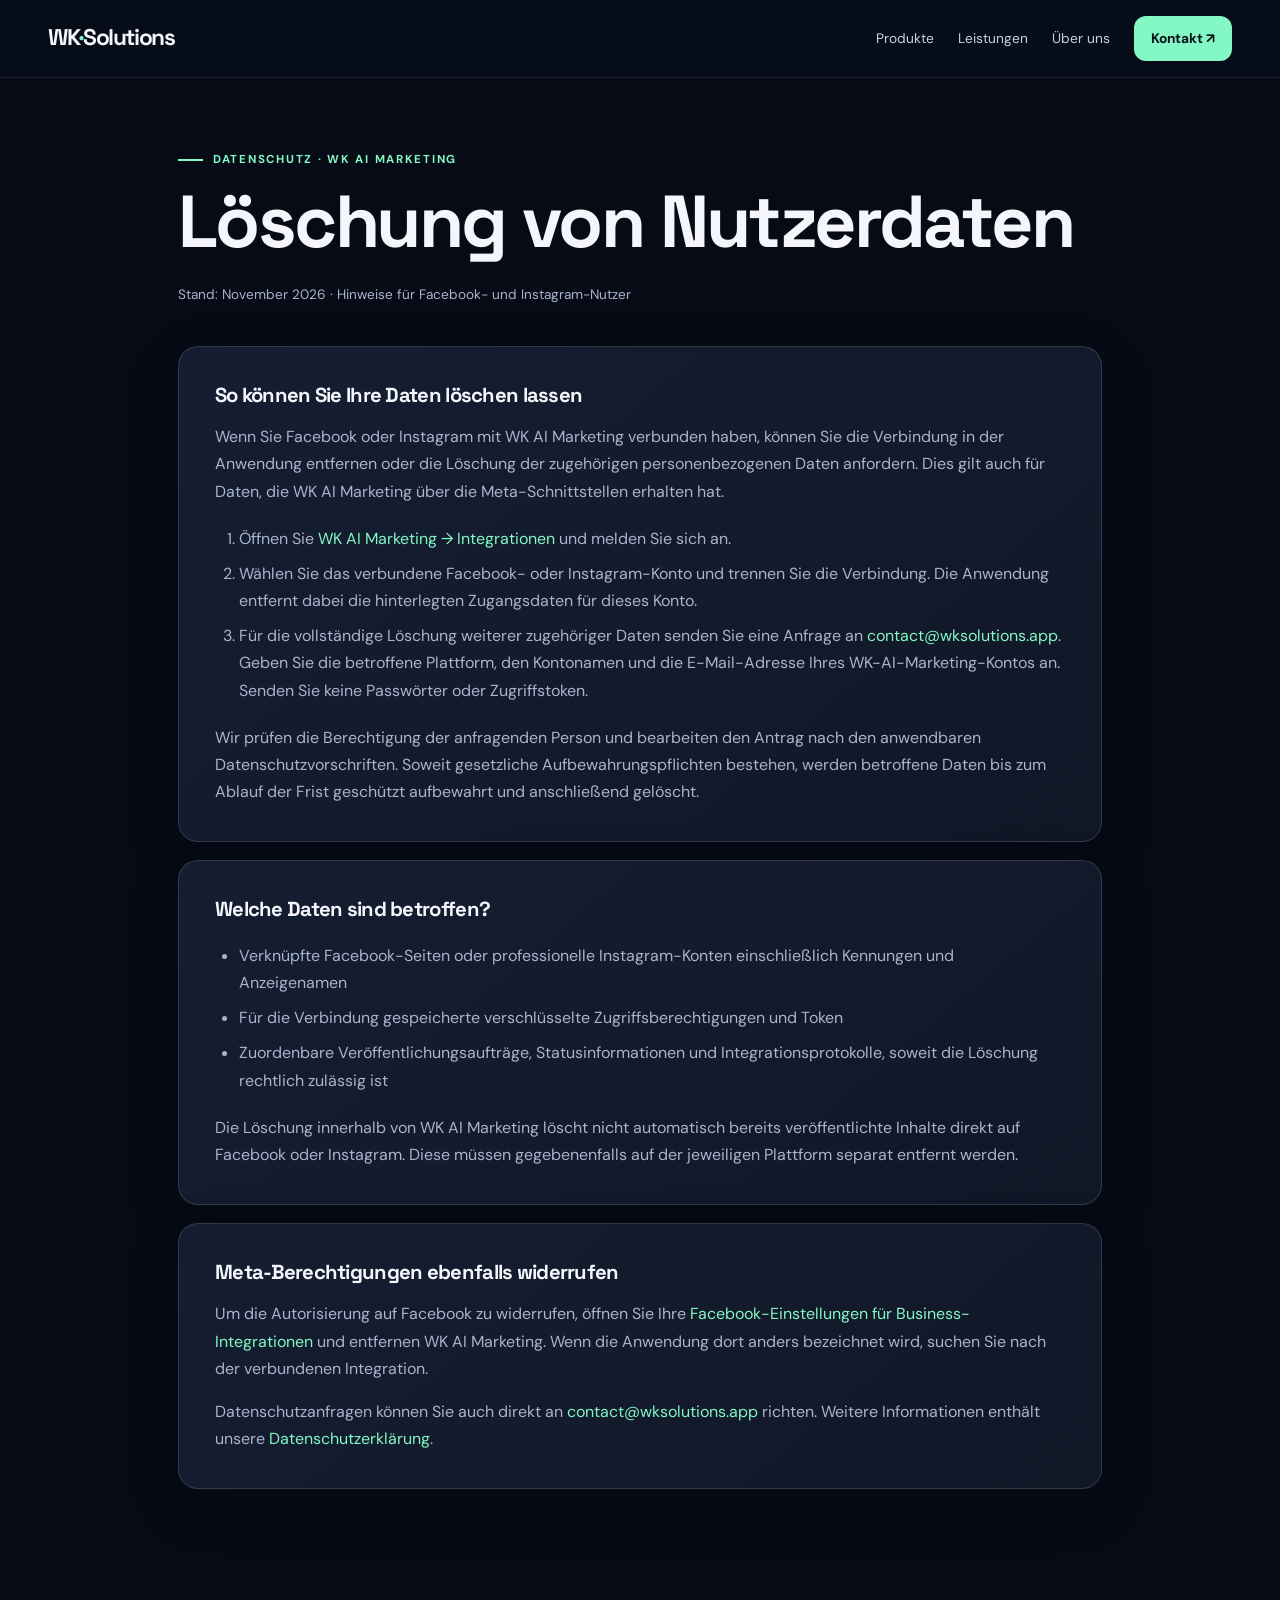
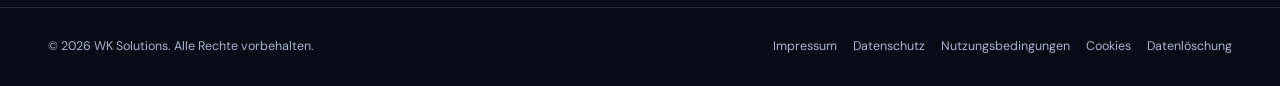
<file: data-deletion.html>
<!DOCTYPE html><html lang="de"><head><meta charset="utf-8"><meta name="viewport" content="width=device-width,initial-scale=1"><meta name="theme-color" content="#070b16"><meta name="description" content="Anleitung zur Löschung von Facebook- und Instagram-Daten in WK AI Marketing."><title>Datenlöschung – WK Solutions</title><link rel="stylesheet" href="/legal.css"></head><body><nav aria-label="Hauptnavigation" class="topnav"><div class="shell navinner"><a class="logo" href="/index.html">WK<span>·</span>Solutions</a><div class="nav-links"><a href="/index.html#produkte">Produkte</a><a href="/index.html#leistungen">Leistungen</a><a href="/index.html#ueber-uns">Über uns</a><a class="nav-cta" href="/index.html#kontakt">Kontakt ↗</a></div><button aria-controls="mobileMenu" aria-expanded="false" aria-label="Menü öffnen" class="nav-burger" id="navBurger" type="button">☰</button></div></nav><div aria-label="Mobile Navigation" class="mobile-menu" id="mobileMenu"><a href="/index.html">Startseite</a><a href="/index.html#produkte">Produkte</a><a href="/index.html#leistungen">Leistungen</a><a href="/index.html#ueber-uns">Über uns</a><a href="/index.html#kontakt">Kontakt</a></div><main class="legal-wrap"><div class="page-tag">Datenschutz · WK AI Marketing</div><h1>Löschung von Nutzerdaten</h1><p class="last-updated">Stand: November 2026 · Hinweise für Facebook- und Instagram-Nutzer</p><div class="card"><h2>So können Sie Ihre Daten löschen lassen</h2><p>Wenn Sie Facebook oder Instagram mit WK AI Marketing verbunden haben, können Sie die Verbindung in der Anwendung entfernen oder die Löschung der zugehörigen personenbezogenen Daten anfordern. Dies gilt auch für Daten, die WK AI Marketing über die Meta-Schnittstellen erhalten hat.</p><ol><li>Öffnen Sie <a href="https://app.wksolutions.app/integrations">WK AI Marketing → Integrationen</a> und melden Sie sich an.</li><li>Wählen Sie das verbundene Facebook- oder Instagram-Konto und trennen Sie die Verbindung. Die Anwendung entfernt dabei die hinterlegten Zugangsdaten für dieses Konto.</li><li>Für die vollständige Löschung weiterer zugehöriger Daten senden Sie eine Anfrage an <a href="mailto:contact@wksolutions.app?subject=WK%20AI%20Marketing%20-%20Datenl%C3%B6schung">contact@wksolutions.app</a>. Geben Sie die betroffene Plattform, den Kontonamen und die E-Mail-Adresse Ihres WK-AI-Marketing-Kontos an. Senden Sie keine Passwörter oder Zugriffstoken.</li></ol><p>Wir prüfen die Berechtigung der anfragenden Person und bearbeiten den Antrag nach den anwendbaren Datenschutzvorschriften. Soweit gesetzliche Aufbewahrungspflichten bestehen, werden betroffene Daten bis zum Ablauf der Frist geschützt aufbewahrt und anschließend gelöscht.</p></div><div class="card"><h2>Welche Daten sind betroffen?</h2><ul><li>Verknüpfte Facebook-Seiten oder professionelle Instagram-Konten einschließlich Kennungen und Anzeigenamen</li><li>Für die Verbindung gespeicherte verschlüsselte Zugriffsberechtigungen und Token</li><li>Zuordenbare Veröffentlichungsaufträge, Statusinformationen und Integrationsprotokolle, soweit die Löschung rechtlich zulässig ist</li></ul><p>Die Löschung innerhalb von WK AI Marketing löscht nicht automatisch bereits veröffentlichte Inhalte direkt auf Facebook oder Instagram. Diese müssen gegebenenfalls auf der jeweiligen Plattform separat entfernt werden.</p></div><div class="card"><h2>Meta-Berechtigungen ebenfalls widerrufen</h2><p>Um die Autorisierung auf Facebook zu widerrufen, öffnen Sie Ihre <a href="https://www.facebook.com/settings?tab=business_tools" target="_blank" rel="noopener noreferrer">Facebook-Einstellungen für Business-Integrationen</a> und entfernen WK AI Marketing. Wenn die Anwendung dort anders bezeichnet wird, suchen Sie nach der verbundenen Integration.</p><p>Datenschutzanfragen können Sie auch direkt an <a href="mailto:contact@wksolutions.app">contact@wksolutions.app</a> richten. Weitere Informationen enthält unsere <a href="/datenschutz">Datenschutzerklärung</a>.</p></div></main><footer><p>© <span id="year">2026</span> WK Solutions. Alle Rechte vorbehalten.</p><div class="footer-links"><a href="/impressum">Impressum</a><a href="/datenschutz">Datenschutz</a><a href="/terms">Nutzungsbedingungen</a><a href="/cookie-richtlinie">Cookies</a><a href="/data-deletion">Datenlöschung</a></div></footer><script>document.getElementById('year').textContent=new Date().getFullYear();const b=document.getElementById('navBurger'),m=document.getElementById('mobileMenu');if(b&&m){b.addEventListener('click',()=>{let o=m.classList.toggle('open');b.setAttribute('aria-expanded',String(o));});m.querySelectorAll('a').forEach(a=>a.addEventListener('click',()=>{m.classList.remove('open');b.setAttribute('aria-expanded','false')}));}</script></body></html>
</file>
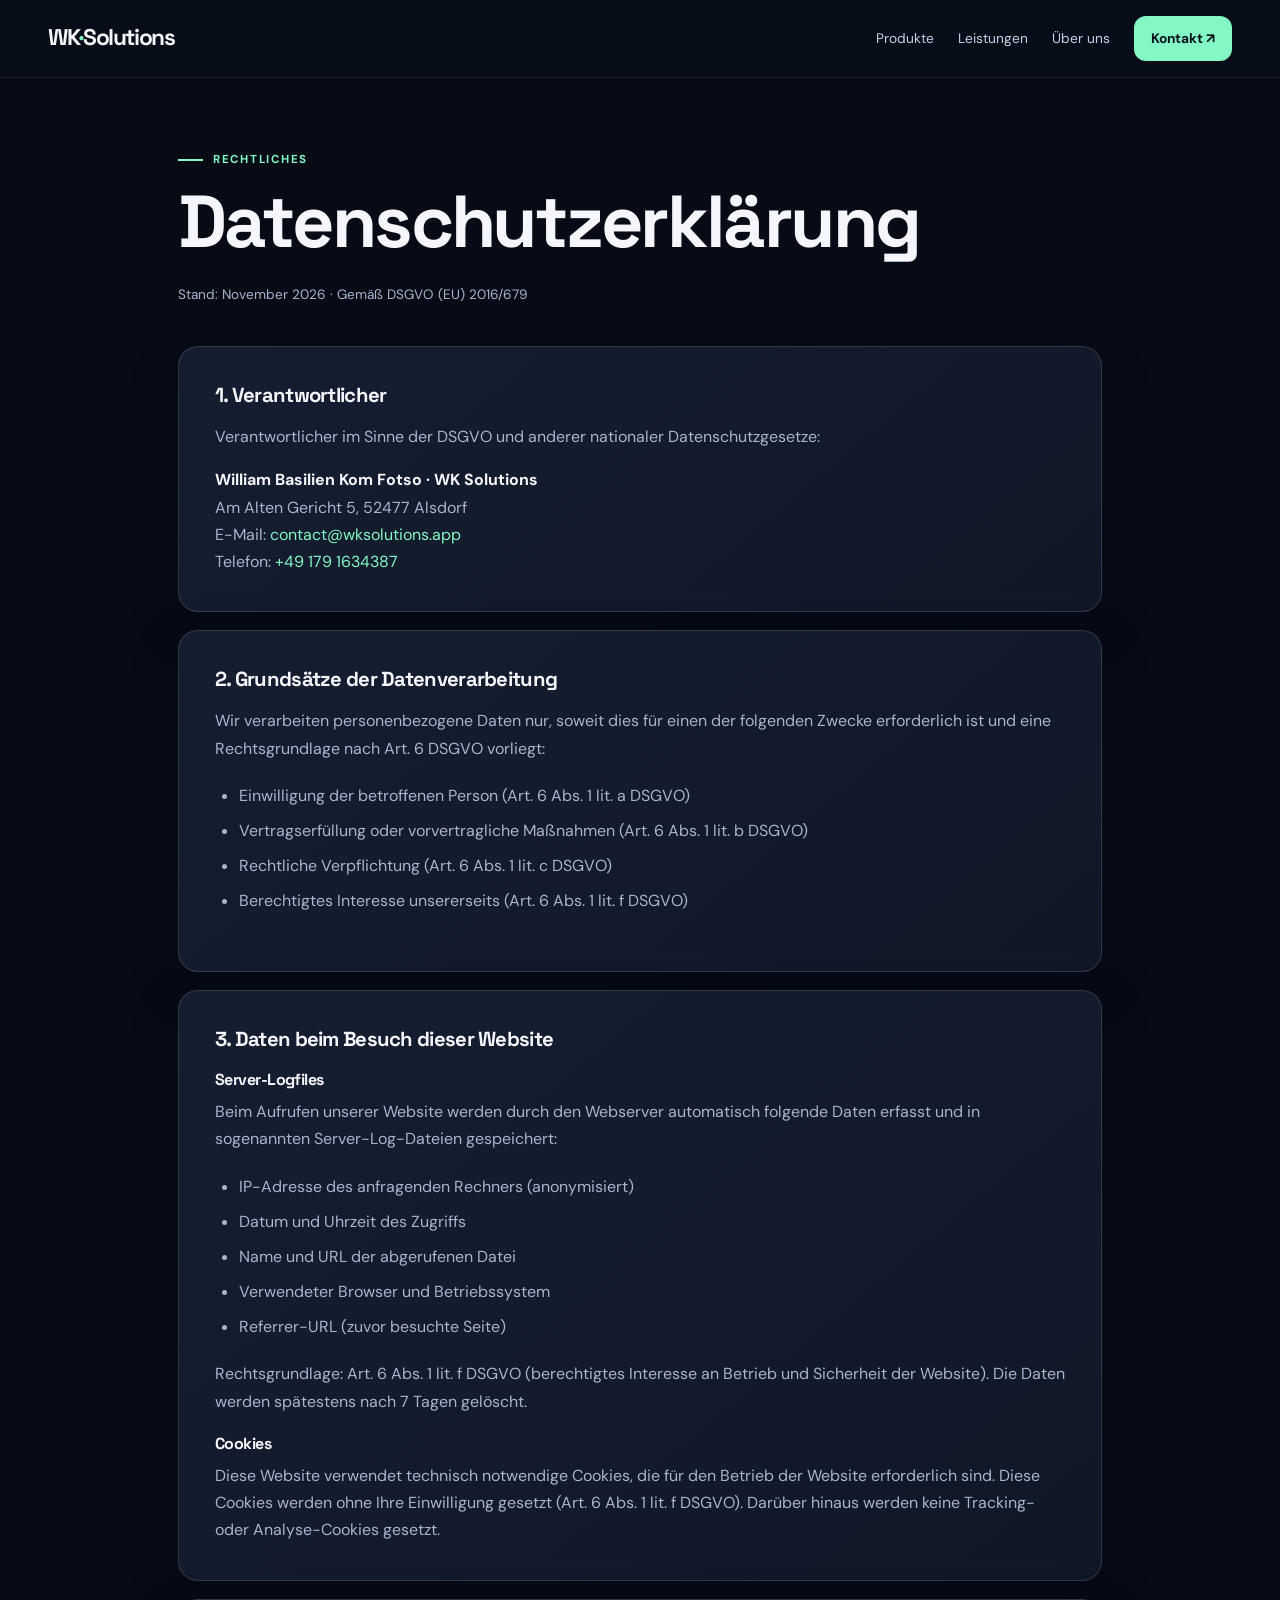
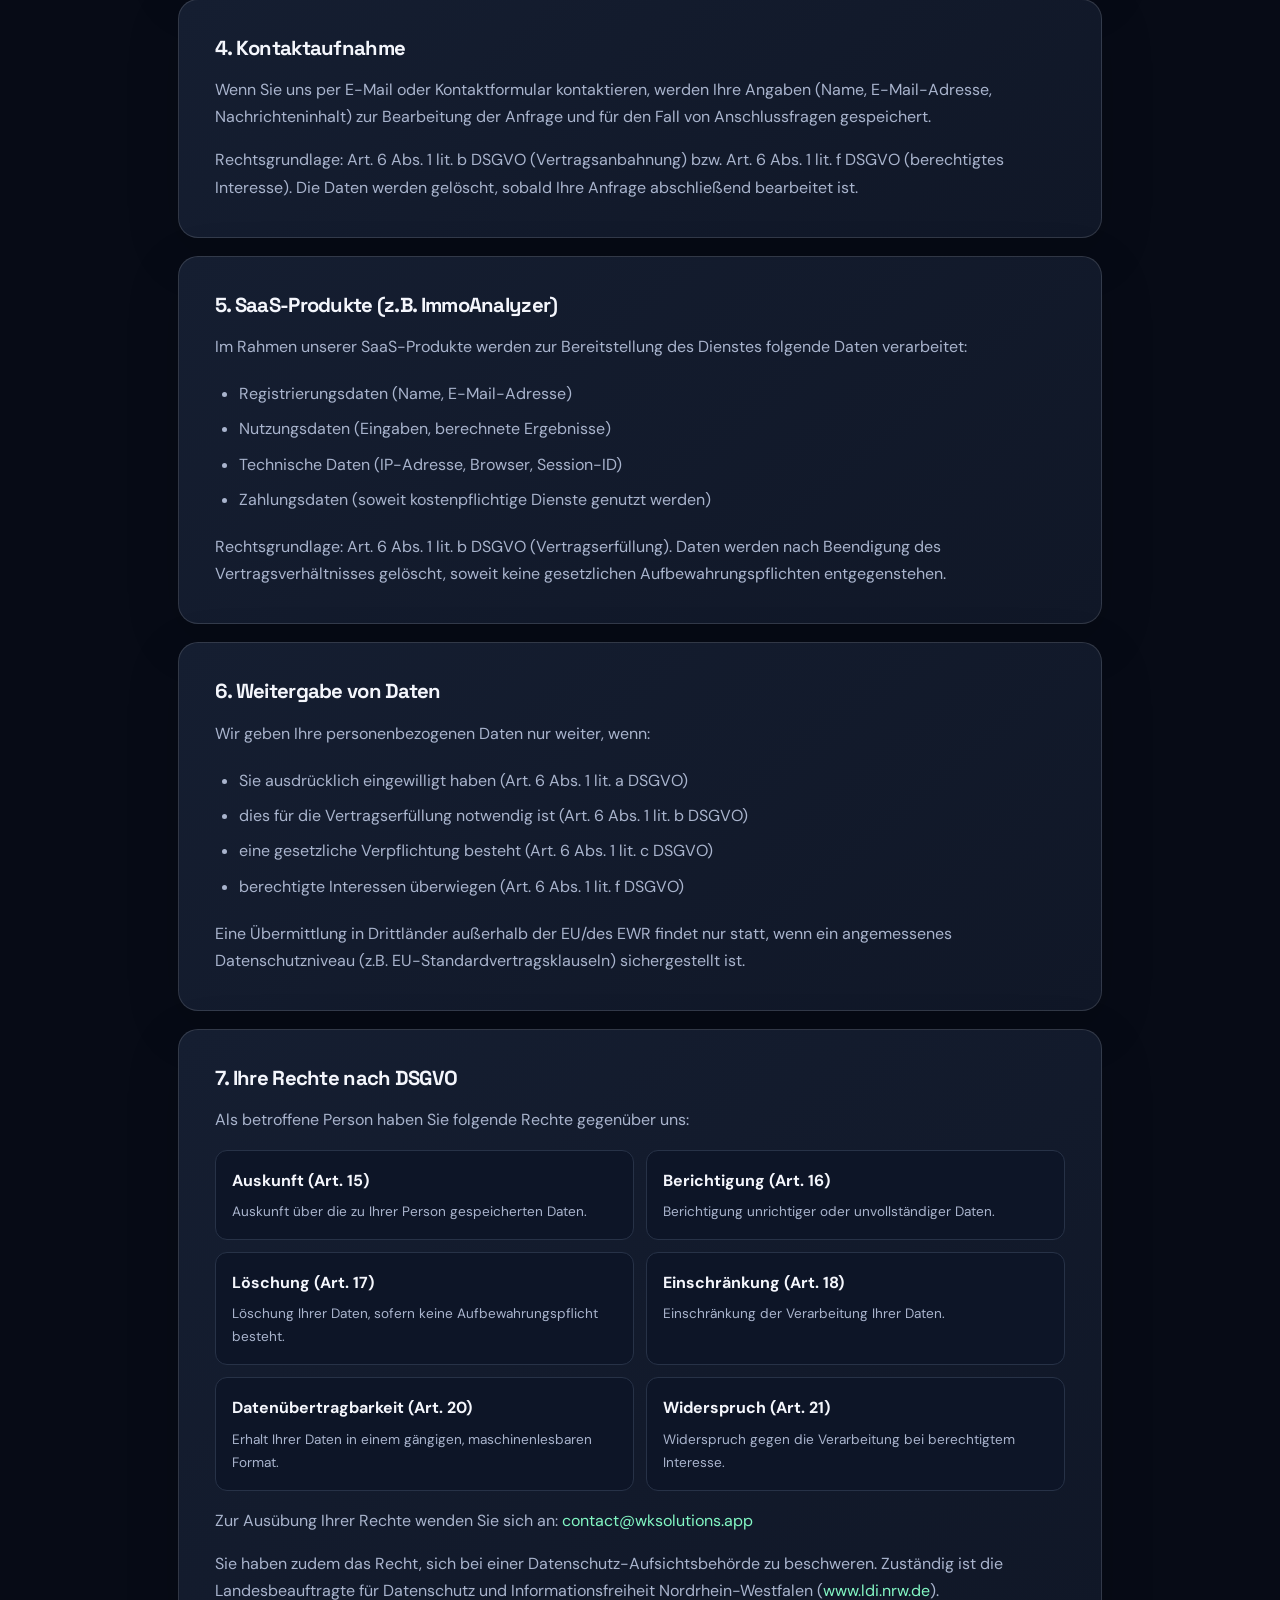
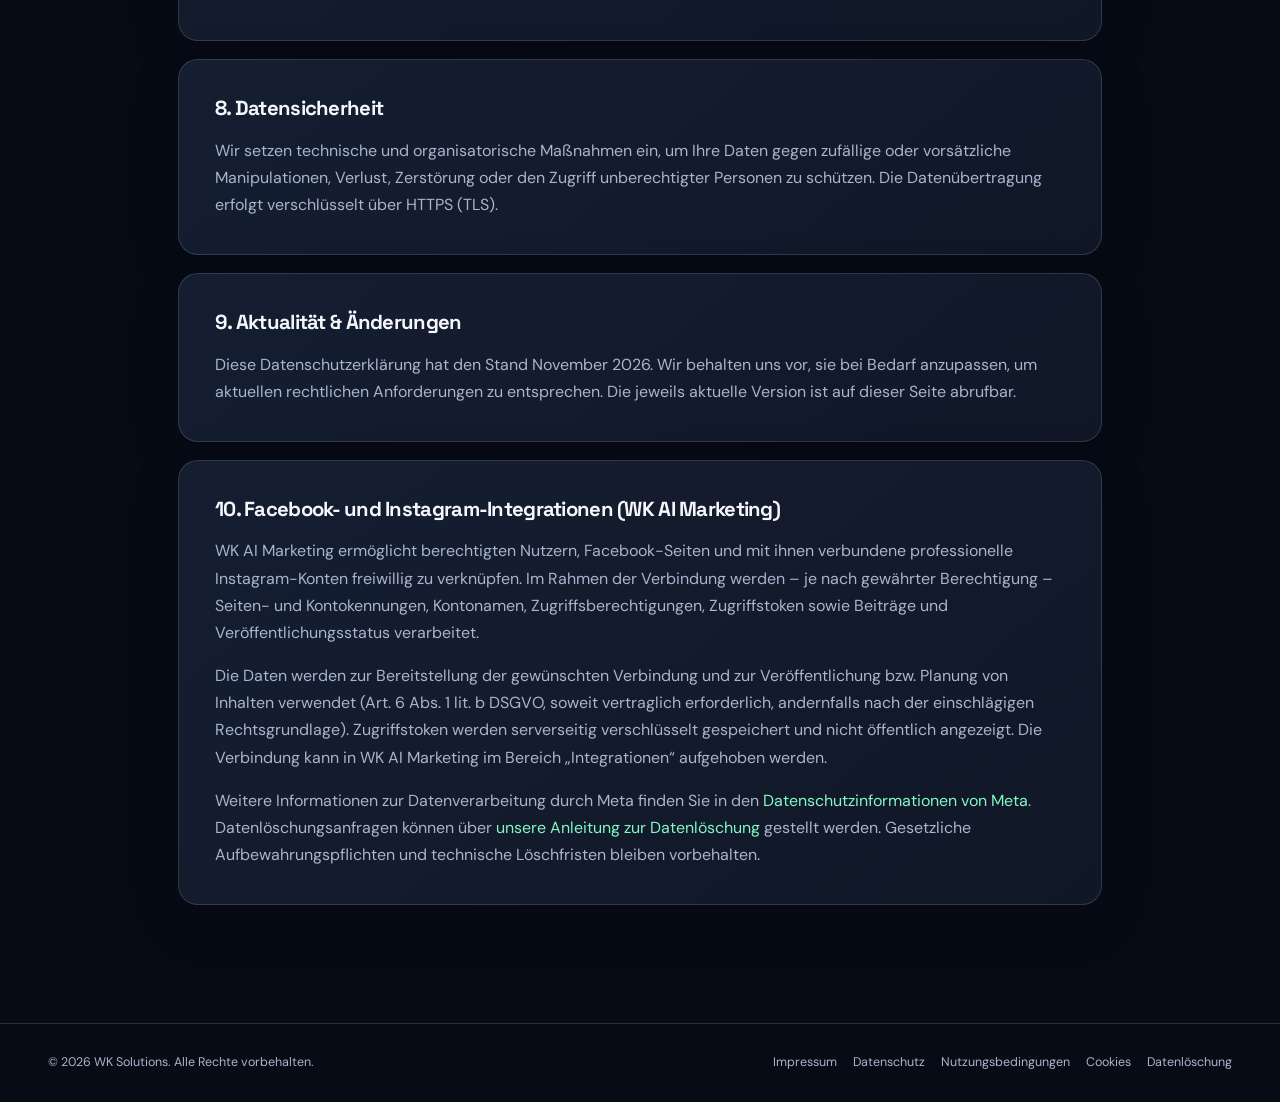
<file: datenschutz.html>
<!DOCTYPE html>
<html lang="de">
<head>
<meta charset="UTF-8">
<meta name="viewport" content="width=device-width, initial-scale=1.0">
<title>Datenschutzerklärung – WK Solutions</title>


<meta name="theme-color" content="#070b16"><link rel="stylesheet" href="/legal.css">
</head>
<body>
<nav aria-label="Hauptnavigation" class="topnav"><div class="shell navinner"><a class="logo" href="/index.html">WK<span>·</span>Solutions</a><div class="nav-links"><a href="/index.html#produkte">Produkte</a><a href="/index.html#leistungen">Leistungen</a><a href="/index.html#ueber-uns">Über uns</a><a class="nav-cta" href="/index.html#kontakt">Kontakt ↗</a></div><button aria-controls="mobileMenu" aria-expanded="false" aria-label="Menü öffnen" class="nav-burger" id="navBurger" type="button">☰</button></div></nav><div aria-label="Mobile Navigation" class="mobile-menu" id="mobileMenu"><a href="/index.html">Startseite</a><a href="/index.html#produkte">Produkte</a><a href="/index.html#leistungen">Leistungen</a><a href="/index.html#ueber-uns">Über uns</a><a href="/index.html#kontakt">Kontakt</a></div>

<main class="legal-wrap">
  <div class="page-tag">Rechtliches</div>
  <h1>Datenschutz&shy;erklärung</h1>
  <p class="last-updated">Stand: November 2026 · Gemäß DSGVO (EU) 2016/679</p>

  <div class="card">
    <h2>1. Verantwortlicher</h2>
    <p>Verantwortlicher im Sinne der DSGVO und anderer nationaler Datenschutzgesetze:</p>
    <p>
      <strong>William Basilien Kom Fotso · WK Solutions</strong><br>
      Am Alten Gericht 5, 52477 Alsdorf<br>
      E-Mail: <a href="mailto:contact@wksolutions.app">contact@wksolutions.app</a><br>
      Telefon: <a href="tel:+491791634387">+49 179 1634387</a>
    </p>
  </div>

  <div class="card">
    <h2>2. Grundsätze der Datenverarbeitung</h2>
    <p>Wir verarbeiten personenbezogene Daten nur, soweit dies für einen der folgenden
       Zwecke erforderlich ist und eine Rechtsgrundlage nach Art. 6 DSGVO vorliegt:</p>
    <ul>
      <li>Einwilligung der betroffenen Person (Art. 6 Abs. 1 lit. a DSGVO)</li>
      <li>Vertragserfüllung oder vorvertragliche Maßnahmen (Art. 6 Abs. 1 lit. b DSGVO)</li>
      <li>Rechtliche Verpflichtung (Art. 6 Abs. 1 lit. c DSGVO)</li>
      <li>Berechtigtes Interesse unsererseits (Art. 6 Abs. 1 lit. f DSGVO)</li>
    </ul>
  </div>

  <div class="card">
    <h2>3. Daten beim Besuch dieser Website</h2>
    <h3>Server-Logfiles</h3>
    <p>Beim Aufrufen unserer Website werden durch den Webserver automatisch folgende Daten
       erfasst und in sogenannten Server-Log-Dateien gespeichert:</p>
    <ul>
      <li>IP-Adresse des anfragenden Rechners (anonymisiert)</li>
      <li>Datum und Uhrzeit des Zugriffs</li>
      <li>Name und URL der abgerufenen Datei</li>
      <li>Verwendeter Browser und Betriebssystem</li>
      <li>Referrer-URL (zuvor besuchte Seite)</li>
    </ul>
    <p>Rechtsgrundlage: Art. 6 Abs. 1 lit. f DSGVO (berechtigtes Interesse an Betrieb
       und Sicherheit der Website). Die Daten werden spätestens nach 7 Tagen gelöscht.</p>

    <h3>Cookies</h3>
    <p>Diese Website verwendet technisch notwendige Cookies, die für den Betrieb der
       Website erforderlich sind. Diese Cookies werden ohne Ihre Einwilligung gesetzt
       (Art. 6 Abs. 1 lit. f DSGVO). Darüber hinaus werden keine Tracking- oder
       Analyse-Cookies gesetzt.</p>
  </div>

  <div class="card">
    <h2>4. Kontaktaufnahme</h2>
    <p>Wenn Sie uns per E-Mail oder Kontaktformular kontaktieren, werden Ihre Angaben
       (Name, E-Mail-Adresse, Nachrichteninhalt) zur Bearbeitung der Anfrage und für
       den Fall von Anschlussfragen gespeichert.</p>
    <p>Rechtsgrundlage: Art. 6 Abs. 1 lit. b DSGVO (Vertragsanbahnung) bzw.
       Art. 6 Abs. 1 lit. f DSGVO (berechtigtes Interesse). Die Daten werden gelöscht,
       sobald Ihre Anfrage abschließend bearbeitet ist.</p>
  </div>

  <div class="card">
    <h2>5. SaaS-Produkte (z.B. ImmoAnalyzer)</h2>
    <p>Im Rahmen unserer SaaS-Produkte werden zur Bereitstellung des Dienstes folgende
       Daten verarbeitet:</p>
    <ul>
      <li>Registrierungsdaten (Name, E-Mail-Adresse)</li>
      <li>Nutzungsdaten (Eingaben, berechnete Ergebnisse)</li>
      <li>Technische Daten (IP-Adresse, Browser, Session-ID)</li>
      <li>Zahlungsdaten (soweit kostenpflichtige Dienste genutzt werden)</li>
    </ul>
    <p>Rechtsgrundlage: Art. 6 Abs. 1 lit. b DSGVO (Vertragserfüllung).
       Daten werden nach Beendigung des Vertragsverhältnisses gelöscht,
       soweit keine gesetzlichen Aufbewahrungspflichten entgegenstehen.</p>
  </div>

  <div class="card">
    <h2>6. Weitergabe von Daten</h2>
    <p>Wir geben Ihre personenbezogenen Daten nur weiter, wenn:</p>
    <ul>
      <li>Sie ausdrücklich eingewilligt haben (Art. 6 Abs. 1 lit. a DSGVO)</li>
      <li>dies für die Vertragserfüllung notwendig ist (Art. 6 Abs. 1 lit. b DSGVO)</li>
      <li>eine gesetzliche Verpflichtung besteht (Art. 6 Abs. 1 lit. c DSGVO)</li>
      <li>berechtigte Interessen überwiegen (Art. 6 Abs. 1 lit. f DSGVO)</li>
    </ul>
    <p>Eine Übermittlung in Drittländer außerhalb der EU/des EWR findet nur statt,
       wenn ein angemessenes Datenschutzniveau (z.B. EU-Standardvertragsklauseln)
       sichergestellt ist.</p>
  </div>

  <div class="card">
    <h2>7. Ihre Rechte nach DSGVO</h2>
    <p>Als betroffene Person haben Sie folgende Rechte gegenüber uns:</p>
    <div class="rights-grid">
      <div class="right-item">
        <strong>Auskunft (Art. 15)</strong>
        <p>Auskunft über die zu Ihrer Person gespeicherten Daten.</p>
      </div>
      <div class="right-item">
        <strong>Berichtigung (Art. 16)</strong>
        <p>Berichtigung unrichtiger oder unvollständiger Daten.</p>
      </div>
      <div class="right-item">
        <strong>Löschung (Art. 17)</strong>
        <p>Löschung Ihrer Daten, sofern keine Aufbewahrungspflicht besteht.</p>
      </div>
      <div class="right-item">
        <strong>Einschränkung (Art. 18)</strong>
        <p>Einschränkung der Verarbeitung Ihrer Daten.</p>
      </div>
      <div class="right-item">
        <strong>Datenübertragbarkeit (Art. 20)</strong>
        <p>Erhalt Ihrer Daten in einem gängigen, maschinenlesbaren Format.</p>
      </div>
      <div class="right-item">
        <strong>Widerspruch (Art. 21)</strong>
        <p>Widerspruch gegen die Verarbeitung bei berechtigtem Interesse.</p>
      </div>
    </div>
    <p style="margin-top:1rem">Zur Ausübung Ihrer Rechte wenden Sie sich an:
       <a href="mailto:contact@wksolutions.app">contact@wksolutions.app</a></p>
    <p>Sie haben zudem das Recht, sich bei einer Datenschutz-Aufsichtsbehörde zu beschweren.
       Zuständig ist die Landesbeauftragte für Datenschutz und Informationsfreiheit
       Nordrhein-Westfalen (<a href="https://www.ldi.nrw.de" target="_blank">www.ldi.nrw.de</a>).</p>
  </div>

  <div class="card">
    <h2>8. Datensicherheit</h2>
    <p>Wir setzen technische und organisatorische Maßnahmen ein, um Ihre Daten gegen
       zufällige oder vorsätzliche Manipulationen, Verlust, Zerstörung oder den Zugriff
       unberechtigter Personen zu schützen. Die Datenübertragung erfolgt verschlüsselt
       über HTTPS (TLS).</p>
  </div>

  <div class="card">
    <h2>9. Aktualität & Änderungen</h2>
    <p>Diese Datenschutzerklärung hat den Stand November 2026. Wir behalten uns vor,
       sie bei Bedarf anzupassen, um aktuellen rechtlichen Anforderungen zu entsprechen.
       Die jeweils aktuelle Version ist auf dieser Seite abrufbar.</p>
  </div>

  <!--  -->
<div class="card"><h2>10. Facebook- und Instagram-Integrationen (WK AI Marketing)</h2><p>WK AI Marketing ermöglicht berechtigten Nutzern, Facebook-Seiten und mit ihnen verbundene professionelle Instagram-Konten freiwillig zu verknüpfen. Im Rahmen der Verbindung werden – je nach gewährter Berechtigung – Seiten- und Kontokennungen, Kontonamen, Zugriffsberechtigungen, Zugriffstoken sowie Beiträge und Veröffentlichungsstatus verarbeitet.</p><p>Die Daten werden zur Bereitstellung der gewünschten Verbindung und zur Veröffentlichung bzw. Planung von Inhalten verwendet (Art. 6 Abs. 1 lit. b DSGVO, soweit vertraglich erforderlich, andernfalls nach der einschlägigen Rechtsgrundlage). Zugriffstoken werden serverseitig verschlüsselt gespeichert und nicht öffentlich angezeigt. Die Verbindung kann in WK AI Marketing im Bereich „Integrationen“ aufgehoben werden.</p><p>Weitere Informationen zur Datenverarbeitung durch Meta finden Sie in den <a href="https://www.facebook.com/privacy/policy/" rel="noopener noreferrer" target="_blank">Datenschutzinformationen von Meta</a>. Datenlöschungsanfragen können über <a href="/data-deletion">unsere Anleitung zur Datenlöschung</a> gestellt werden. Gesetzliche Aufbewahrungspflichten und technische Löschfristen bleiben vorbehalten.</p></div></main>

<footer><p>© <span id="year">2026</span> WK Solutions. Alle Rechte vorbehalten.</p><div class="footer-links"><a href="/impressum">Impressum</a><a href="/datenschutz">Datenschutz</a><a href="/terms">Nutzungsbedingungen</a><a href="/cookie-richtlinie">Cookies</a><a href="/data-deletion">Datenlöschung</a></div></footer>
<script>document.getElementById('year').textContent=new Date().getFullYear();const b=document.getElementById('navBurger'),m=document.getElementById('mobileMenu');if(b&&m){b.addEventListener('click',()=>{let o=m.classList.toggle('open');b.setAttribute('aria-expanded',String(o));});m.querySelectorAll('a').forEach(a=>a.addEventListener('click',()=>{m.classList.remove('open');b.setAttribute('aria-expanded','false')}));}</script></body>
</html>
</file>
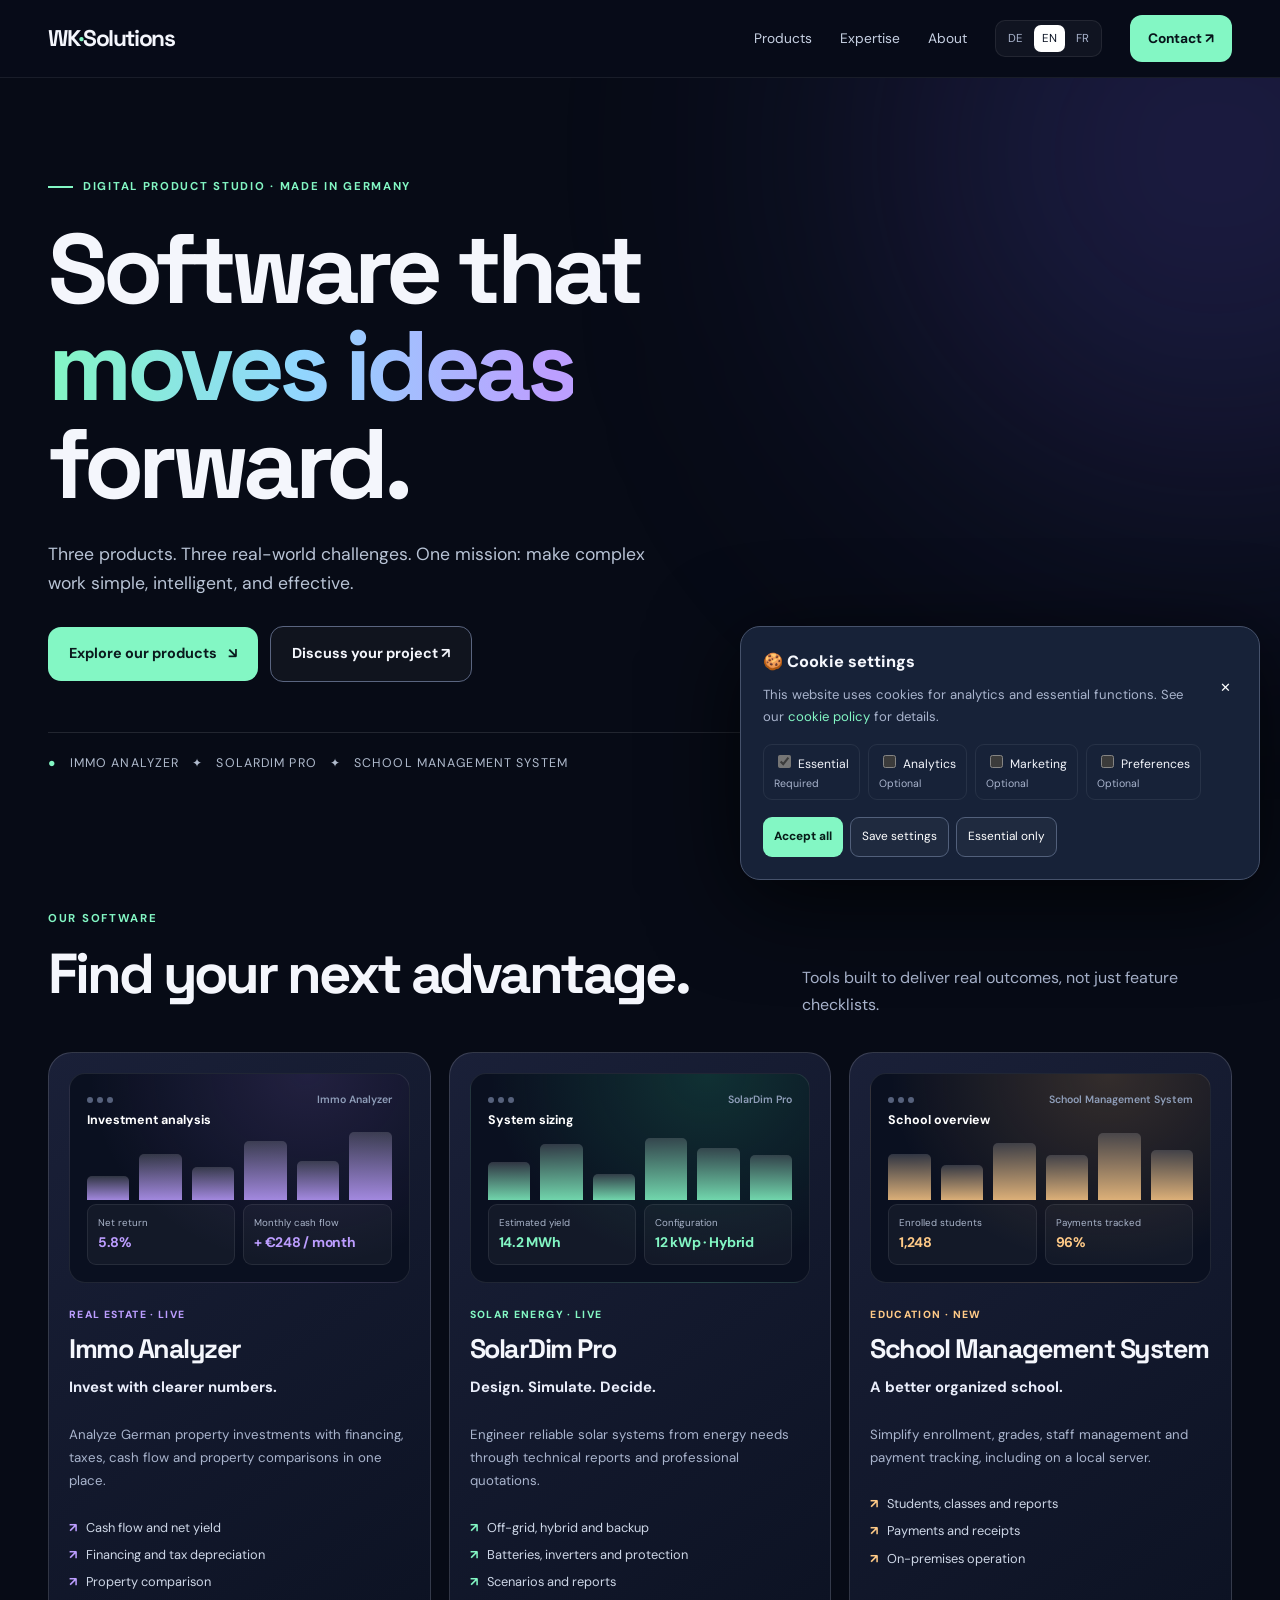
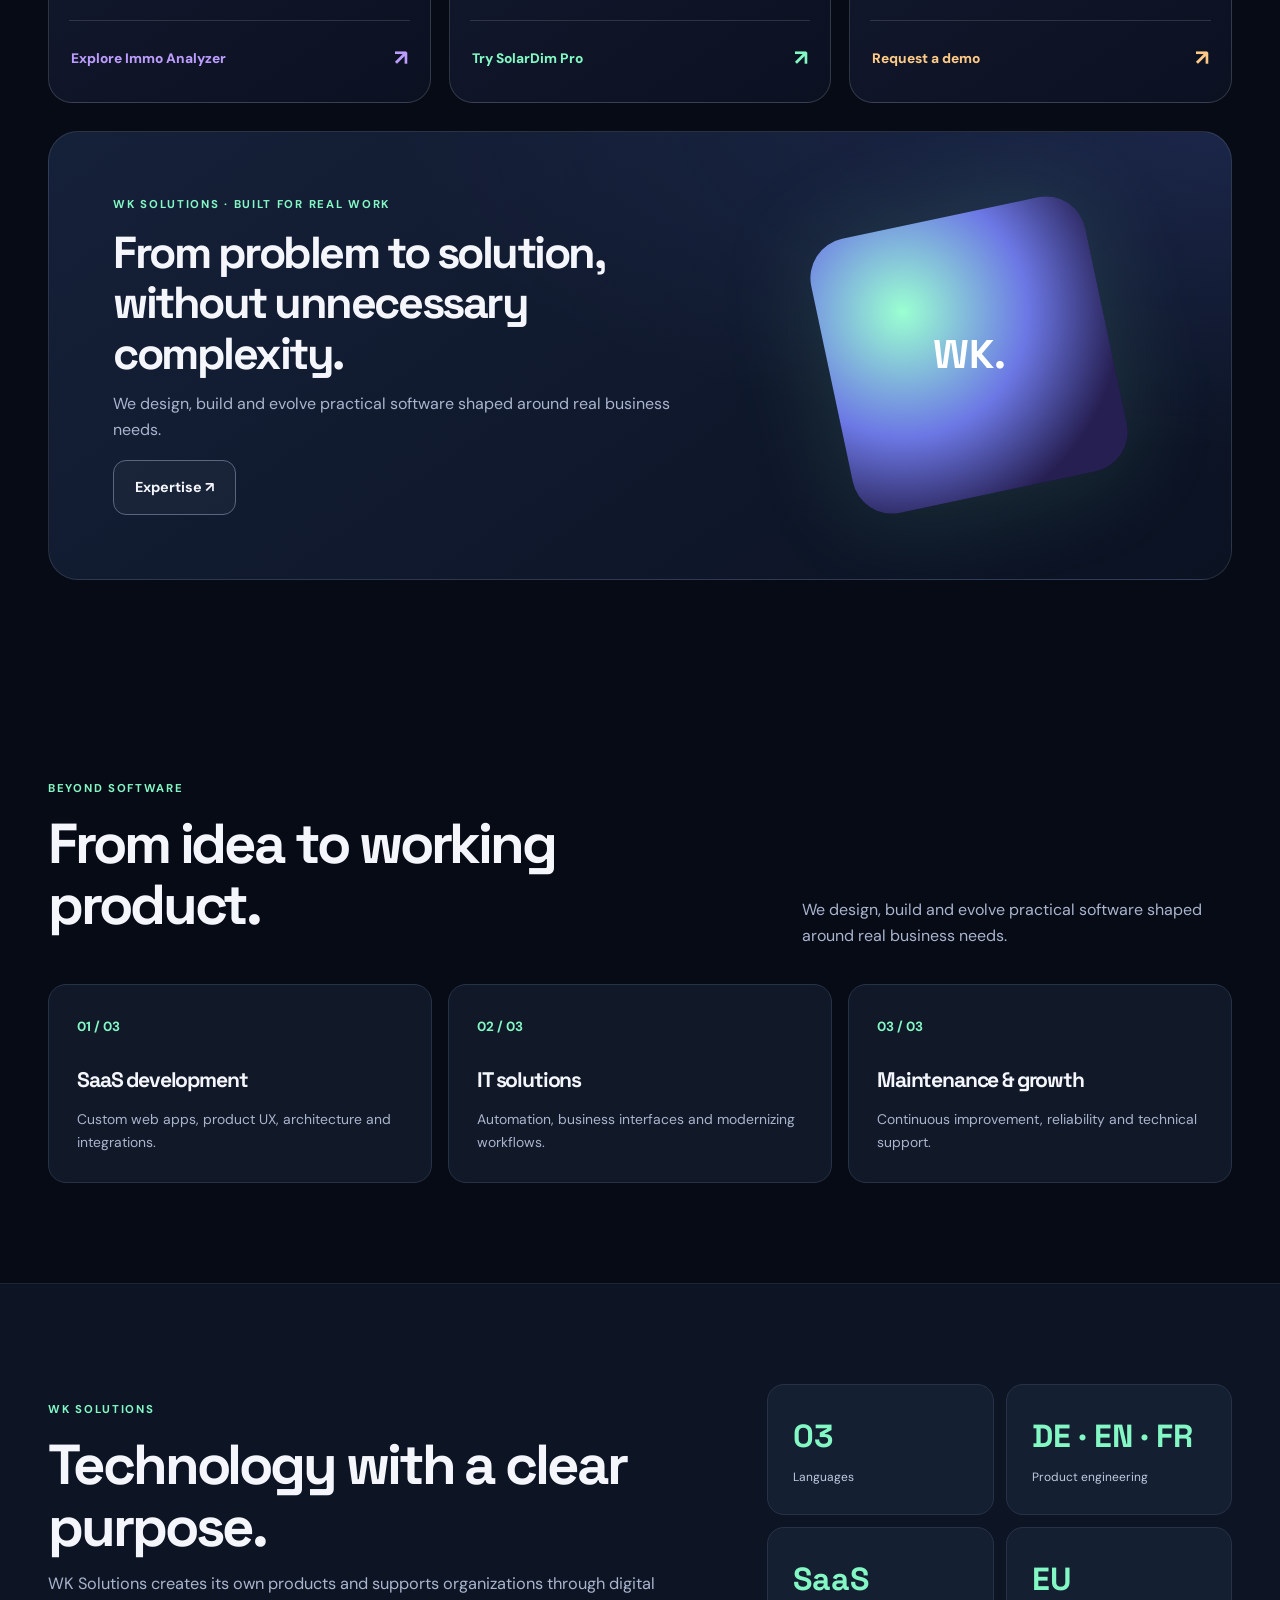
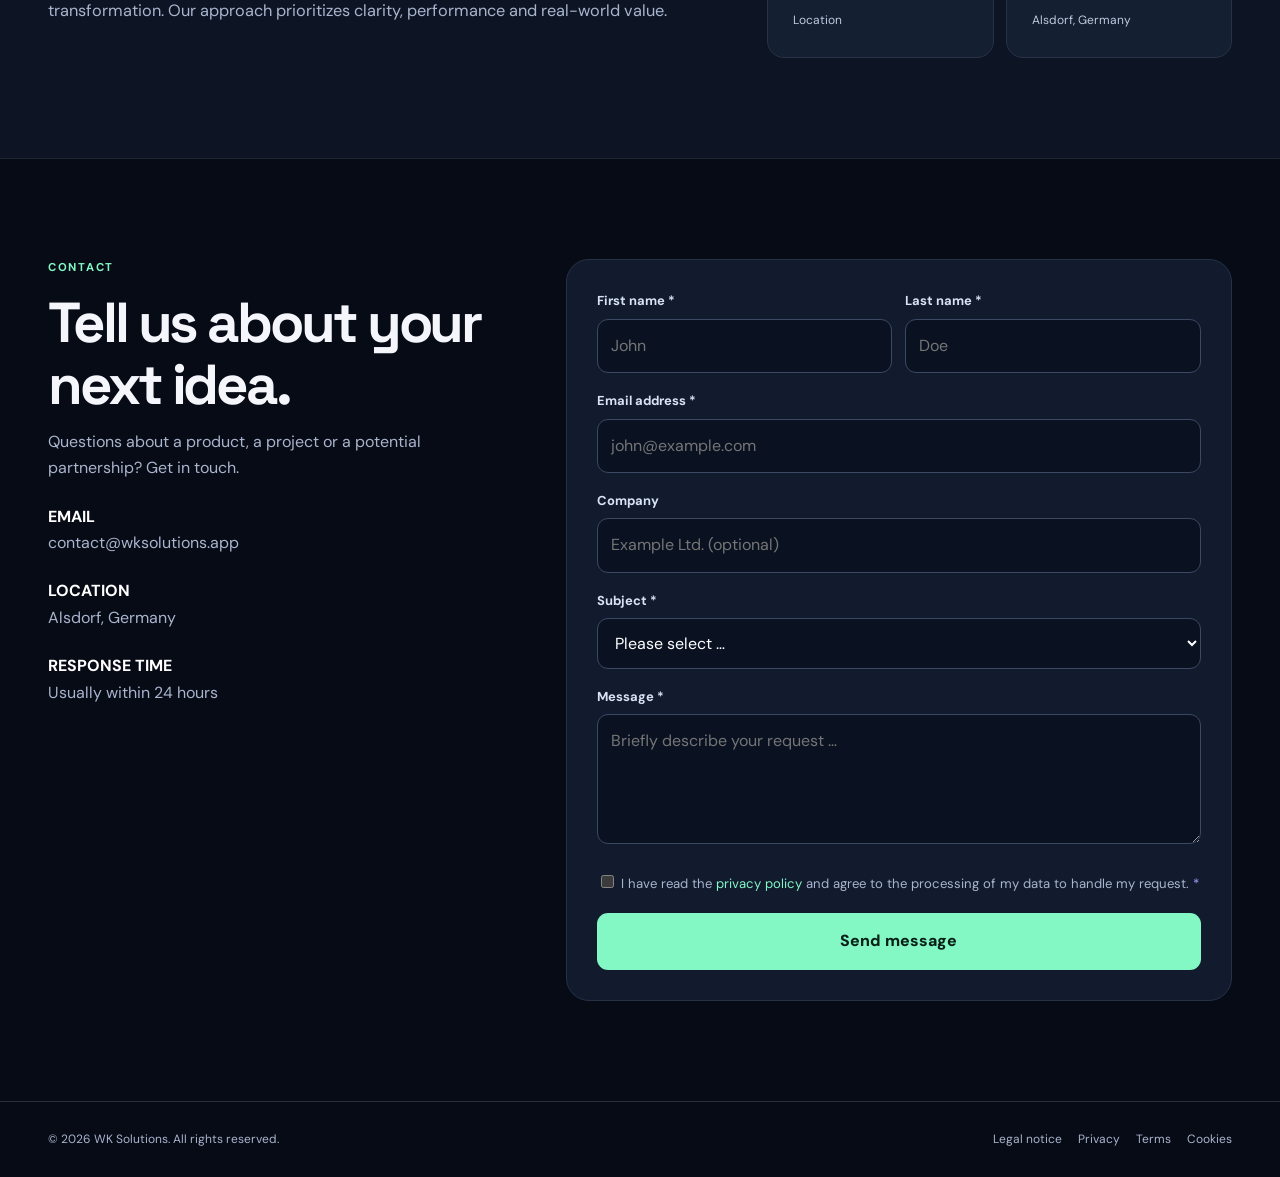
<file: en.html>
<!DOCTYPE html>
<html lang="en"><head><meta charset="utf-8"/><meta content="width=device-width, initial-scale=1" name="viewport"/><meta content="#070b16" name="theme-color"/><meta content="Three products. Three real-world challenges. One mission: make complex work simple, intelligent, and effective." name="description"/><meta content="website" property="og:type"/><meta content="WK Solutions — Find your next advantage." property="og:title"/><meta content="Three products. Three real-world challenges. One mission: make complex work simple, intelligent, and effective." property="og:description"/><title>WK Solutions — Find your next advantage.</title><style>
@import url('https://fonts.googleapis.com/css2?family=DM+Sans:wght@400;500;600;700&family=Space+Grotesk:wght@400;500;600;700&display=swap');
:root{--bg:#070b16;--panel:#101727;--panel2:#151e31;--border:#273247;--ink:#f4f6fc;--muted:#a9b4cd;--mint:#83f7c4;--purple:#a99dff;--gold:#ffca87;--immo:var(--purple);--immo-2:#7567dc;font-family:'DM Sans',sans-serif;color-scheme:dark}
*{box-sizing:border-box}html{scroll-behavior:smooth}body{margin:0;background:var(--bg);color:var(--ink);font-size:16px;line-height:1.65;overflow-x:hidden}a{color:inherit;text-decoration:none}button,input,textarea,select{font:inherit}button{cursor:pointer}::selection{background:var(--mint);color:#070b16}.shell{max-width:1240px;margin:auto;padding:0 28px}.topnav{height:78px;position:sticky;top:0;background:#080d1ae9;backdrop-filter:blur(20px);z-index:100;border-bottom:1px solid #ffffff13}.navinner{height:100%;display:flex;align-items:center;justify-content:space-between;gap:18px}.logo{font-family:'Space Grotesk',sans-serif;font-size:1.42rem;font-weight:700;letter-spacing:-.06em;white-space:nowrap}.logo span{color:var(--mint)}.nav-links{display:flex;align-items:center;gap:28px}.nav-links>a{font-size:.86rem;color:#c7d1e3}.nav-links>a:hover{color:var(--mint)}.nav-links .nav-cta{background:var(--mint);color:#07131a;border-radius:12px;padding:12px 18px;font-weight:700}.lang-switch{display:flex;gap:3px;padding:4px;background:#ffffff0a;border:1px solid #ffffff14;border-radius:10px}.lang-switch a{font-size:.72rem;padding:4px 8px;border-radius:7px;color:var(--muted)}.lang-switch .active{background:#fff;color:#0c1425}.nav-burger{display:none;background:none;border:1px solid var(--border);color:white;padding:8px 12px;border-radius:9px}.mobile-menu{display:none}.hero{position:relative;padding:100px 0 36px;overflow:hidden}.hero:before{content:'';position:absolute;width:650px;height:650px;border-radius:50%;background:#6054d040;filter:blur(140px);right:-260px;top:-250px;pointer-events:none}.eyebrow,.kicker,.card-kicker{font-size:.71rem;letter-spacing:.15em;font-weight:700;text-transform:uppercase}.eyebrow{color:var(--mint);display:flex;align-items:center;gap:10px}.eyebrow:before{content:'';width:25px;height:2px;background:var(--mint)}h1,h2,h3,p{margin-top:0}h1,h2,h3{font-family:'Space Grotesk',sans-serif;letter-spacing:-.055em}h1{font-size:clamp(3.6rem,7.7vw,7.75rem);line-height:.99;margin:24px 0 27px;max-width:1020px}h1 i{font-style:normal;background:linear-gradient(90deg,#83f7c4 0%,#91d6fe 48%,#bc9fff 95%);color:transparent;background-clip:text}.hero-intro{max-width:620px;color:#b8c3d5;font-size:1.1rem}.actions{display:flex;align-items:center;flex-wrap:wrap;gap:12px;margin:28px 0 50px}.button{display:inline-flex;align-items:center;justify-content:center;gap:11px;border-radius:13px;padding:15px 21px;font-weight:700;font-size:.9rem;transition:transform .2s,background .2s}.button:hover{transform:translateY(-3px)}.button.primary{background:var(--mint);color:#0a1a1d}.button.ghost{border:1px solid #5a6580;background:#ffffff09}.hero-stripe{display:flex;gap:13px;color:#b0bbcd;align-items:center;border-top:1px solid #ffffff1c;padding-top:20px;font-size:.78rem;letter-spacing:.09em}.hero-stripe b{color:var(--mint)}.sec{padding:100px 0}.sec-head{display:flex;justify-content:space-between;align-items:end;gap:30px;margin-bottom:34px}.kicker{color:var(--mint);margin-bottom:14px}.sec h2{font-size:clamp(2.3rem,4.4vw,4.35rem);line-height:1.09;margin-bottom:14px}.sec-intro{max-width:430px;color:var(--muted);margin:0}.product-grid{display:grid;grid-template-columns:repeat(3,minmax(0,1fr));gap:18px}.product-card{border:1px solid #ffffff26;border-radius:24px;padding:20px;position:relative;min-width:0;background:linear-gradient(145deg,#1a2038,#0b1121);display:flex;flex-direction:column;transition:transform .3s,border-color .3s,box-shadow .3s}.product-card:hover{transform:translateY(-8px);border-color:var(--tint);box-shadow:0 24px 90px #0007}.product-card.p1{--tint:#bc9dff;--soft:#9a73e42a}.product-card.p2{--tint:#83f7c4;--soft:#2bbf8930}.product-card.p3{--tint:#ffca87;--soft:#e9ab6130}.product-view{height:210px;background:radial-gradient(ellipse at 70% 0%,var(--soft),transparent 65%),#0a1020;border:1px solid #ffffff17;border-radius:16px;overflow:hidden;position:relative;padding:17px;display:flex;flex-direction:column;justify-content:space-between}.screen-header{display:flex;align-items:center;justify-content:space-between;color:#8e9db8;font-size:.66rem;font-weight:600}.screen-dots{display:flex;gap:4px}.screen-dots i{width:6px;height:6px;background:#56617c;border-radius:50%}.screen-title{font-size:.78rem;color:white;font-weight:700;line-height:1.3}.fake-chart{display:flex;align-items:end;gap:10px;height:68px}.fake-chart span{display:block;flex:1;height:var(--h);background:linear-gradient(0deg,var(--tint),#ffffff2f);border-radius:5px 5px 0 0;opacity:.85}.screen-metrics{display:grid;grid-template-columns:1fr 1fr;gap:8px}.screen-metrics>div{padding:10px;border:1px solid #ffffff15;border-radius:9px;background:#ffffff0a}.screen-metrics small{display:block;font-size:.61rem;color:#a9b4c9}.screen-metrics strong{display:block;color:var(--tint);font-size:.87rem;letter-spacing:-.02em;white-space:nowrap}.product-badge{font-size:.65rem;letter-spacing:.13em;color:var(--tint);font-weight:800;margin:23px 0 12px}.product-card h3{font-size:clamp(1.5rem,2.1vw,2rem);line-height:1.1;margin-bottom:10px}.product-tag{color:#e9edfa;font-size:.93rem;font-weight:700;min-height:48px}.product-desc{color:var(--muted);font-size:.83rem;line-height:1.75}.features{padding:0;margin:5px 0 22px;list-style:none;color:#ced7e7;font-size:.8rem}.features li{margin:6px 0;display:flex;align-items:center;gap:9px}.features li:before{content:'↗';color:var(--tint);font-weight:700}.product-link{margin-top:auto;border-top:1px solid #ffffff22;padding:20px 2px 5px;display:flex;align-items:center;justify-content:space-between;color:var(--tint);font-size:.86rem;font-weight:800}.product-link span{font-size:1.35rem}.wide-panel{border:1px solid #ffffff1c;border-radius:30px;background:radial-gradient(ellipse at 100% 0%,#3e4f9e42,transparent 50%),linear-gradient(145deg,#152139,#0b1222);padding:clamp(25px,5vw,65px);margin-top:28px;display:grid;grid-template-columns:1fr .65fr;align-items:center;gap:50px}.wide-panel h3{font-size:clamp(2rem,3.5vw,3.4rem);line-height:1.12;margin:12px 0}.wide-panel p{color:var(--muted)}.orb{width:min(100%,280px);aspect-ratio:1;border-radius:40px;justify-self:center;display:grid;place-items:center;background:radial-gradient(circle at 30% 30%,#9affd1,#6c78e5 45%,#261f52 79%);box-shadow:0 0 100px #83f7c426;transform:rotate(-12deg)}.orb span{font-family:'Space Grotesk';font-size:2.5rem;font-weight:700;color:#fff;transform:rotate(12deg)}.service-grid{display:grid;grid-template-columns:repeat(3,1fr);gap:16px}.service-item{padding:28px;border:1px solid var(--border);border-radius:18px;background:#111929}.service-item small{color:var(--mint);font-weight:700}.service-item h3{font-size:1.32rem;margin:24px 0 10px}.service-item p{color:var(--muted);font-size:.87rem;margin:0}.about{border-top:1px solid #ffffff12;border-bottom:1px solid #ffffff12;background:#0d1525}.about-inner{display:grid;grid-template-columns:1.15fr .85fr;gap:90px;align-items:center}.about p{color:var(--muted);font-size:1.02rem}.about-stats{display:grid;grid-template-columns:repeat(2,1fr);gap:12px}.stat{padding:25px;border:1px solid var(--border);background:#151f32;border-radius:17px}.stat strong{font-family:'Space Grotesk';font-size:2rem;display:block;color:var(--mint)}.stat span{color:#bfcae0;font-size:.75rem}.contact-grid{display:grid;grid-template-columns:.82fr 1.18fr;gap:55px;align-items:start}.contact-card{border:1px solid var(--border);background:#121b2e;padding:30px;border-radius:23px}.contact-detail{margin:22px 0;color:var(--muted)}.contact-detail strong{display:block;color:#fff}.contact-form-box form{display:block}.form-row{display:grid;grid-template-columns:1fr 1fr;gap:13px}.form-group{margin:0 0 17px}.form-group label{display:block;margin-bottom:7px;color:#d8e3f4;font-size:.81rem;font-weight:700}.form-group input:not([type=checkbox]),.form-group select,.form-group textarea{width:100%;border:1px solid #3b4862;color:#fff;background:#0a1222;border-radius:11px;padding:13px;outline:none}.form-group input:focus,.form-group textarea:focus,.form-group select:focus{border-color:var(--mint)}.form-group textarea{min-height:130px;resize:vertical}.form-group select option{background:#101727}.form-group input[type=checkbox]{accent-color:var(--mint)}.form-group a{color:var(--mint)!important}.field-error{color:#ffb1ad;font-size:.75rem;display:block}.btn-submit{border:0;background:var(--mint);color:#092017;border-radius:11px;font-weight:800;padding:15px 25px;width:100%}.form-success{display:none;border:1px solid #64c7a0;background:#18372e;border-radius:15px;padding:22px;margin-top:14px}.form-success.show{display:block}footer{border-top:1px solid #ffffff25;padding:28px max(28px,calc((100vw - 1184px)/2));display:flex;align-items:center;justify-content:space-between;gap:20px;color:var(--muted);font-size:.75rem}footer p{margin:0}.footer-links{display:flex;gap:16px;flex-wrap:wrap}.footer-links a:hover{color:var(--mint)}#cookieBanner{display:none;position:fixed;bottom:20px;right:20px;max-width:min(520px,calc(100% - 40px));padding:22px;background:#172238;border:1px solid #46526b;border-radius:20px;box-shadow:0 20px 90px #000b;z-index:900;font-size:.82rem}#cookieBanner.show{display:block}.cb-top{display:flex;justify-content:space-between;gap:12px}.cb-title{font-weight:800;font-size:1.02rem}.cb-text{color:var(--muted);margin-top:8px}.cb-text a{color:var(--mint)}.cb-close{border:none;background:none;color:white}.cb-categories{display:flex;gap:8px;flex-wrap:wrap;margin:17px 0}.cb-cat{padding:7px 10px;border:1px solid var(--border);border-radius:9px}.cb-cat-label{font-size:.76rem}.cb-cat-sub{color:var(--muted);display:block;font-size:.66rem}.cb-actions{display:flex;flex-wrap:wrap;gap:7px}.cb-btn{padding:9px 11px;border:1px solid #52607b;border-radius:9px;background:#ffffff09;color:white;font-size:.74rem}.cb-btn-accept{background:var(--mint);color:#081d19;border:0;font-weight:800}.cb-reopen{position:fixed;bottom:14px;left:14px;z-index:899;border:1px solid var(--border);color:white;background:#132039;border-radius:40px;padding:10px 15px;font-size:.75rem;display:none}.reveal{opacity:0;transform:translateY(20px);transition:opacity .65s,transform .65s}.reveal.in{opacity:1;transform:none}@media(prefers-reduced-motion:reduce){html{scroll-behavior:auto}.reveal{opacity:1;transform:none;transition:none}.product-card,.button{transition:none}}@media(max-width:900px){.product-grid{grid-template-columns:1fr 1fr}.product-card:last-child{grid-column:span 2}.nav-links{gap:13px}.nav-links>a{font-size:.75rem}.about-inner{gap:30px}.contact-grid{gap:25px}}@media(max-width:680px){.shell{padding:0 19px}.topnav{height:68px}.nav-links{display:none}.nav-burger{display:block}.mobile-menu{position:fixed;inset:68px 0 0;background:#0a1020;z-index:99;flex-direction:column;gap:12px;padding:32px 24px}.mobile-menu.open{display:flex}.mobile-menu>a{padding:12px;border-bottom:1px solid var(--border);font-weight:700}.mobile-menu .lang-switch{align-self:start;margin-top:20px}.hero{padding:80px 0 32px}h1{font-size:clamp(3.4rem,12vw,5.4rem)}.sec{padding:65px 0}.sec-head{display:block}.sec-intro{margin-top:12px}.product-grid,.service-grid,.wide-panel,.about-inner,.contact-grid{grid-template-columns:1fr}.product-card:last-child{grid-column:auto}.product-view{height:205px}.wide-panel{gap:20px}.orb{width:160px;border-radius:24px}.orb span{font-size:1.5rem}.form-row{grid-template-columns:1fr}footer{flex-direction:column;align-items:flex-start;padding:28px 19px}.hero-stripe{flex-wrap:wrap}}
:target{scroll-margin-top:90px}
.nav-burger:focus-visible,.button:focus-visible,.product-link:focus-visible,.nav-links a:focus-visible,.lang-switch a:focus-visible{outline:2px solid var(--mint);outline-offset:4px}
@media(prefers-reduced-motion:reduce){.reveal{opacity:1!important;transform:none!important}}
</style><meta content="en_US" property="og:locale"/><link href="index.html" hreflang="de" rel="alternate"/><link href="en.html" hreflang="en" rel="alternate"/><link href="fr.html" hreflang="fr" rel="alternate"/></head><body><nav aria-label="Main navigation" class="topnav"><div class="shell navinner"><a class="logo" href="#top">WK<span>·</span>Solutions</a><div class="nav-links"><a href="#produkte">Products</a><a href="#leistungen">Expertise</a><a href="#ueber-uns">About</a><div class="lang-switch"><a aria-label="DE" class="" href="index.html" hreflang="de" lang="de">DE</a><a aria-current="page" aria-label="EN" class="active" href="en.html" hreflang="en" lang="en">EN</a><a aria-label="FR" class="" href="fr.html" hreflang="fr" lang="fr">FR</a></div><a class="nav-cta" href="#kontakt">Contact ↗</a></div><button aria-controls="mobileMenu" aria-expanded="false" aria-label="Open menu" class="nav-burger" id="navBurger" type="button">☰</button></div></nav><div aria-label="Main navigation" class="mobile-menu" id="mobileMenu"><a href="#produkte">Products</a><a href="#leistungen">Expertise</a><a href="#ueber-uns">About</a><a href="#kontakt">Contact</a><div class="lang-switch"><a aria-label="DE" class="" href="index.html" hreflang="de" lang="de">DE</a><a aria-current="page" aria-label="EN" class="active" href="en.html" hreflang="en" lang="en">EN</a><a aria-label="FR" class="" href="fr.html" hreflang="fr" lang="fr">FR</a></div></div><main><header class="hero" id="top"><div class="shell"><div class="eyebrow">DIGITAL PRODUCT STUDIO · MADE IN GERMANY</div><h1>Software that<br/><i>moves ideas</i><br/>forward.</h1><p class="hero-intro">Three products. Three real-world challenges. One mission: make complex work simple, intelligent, and effective.</p><div class="actions"><a class="button primary" href="#produkte">Explore our products <span>↘</span></a><a class="button ghost" href="#kontakt">Discuss your project ↗</a></div><div class="hero-stripe"><b>●</b> IMMO ANALYZER <span>✦</span> SOLARDIM PRO <span>✦</span> SCHOOL MANAGEMENT SYSTEM</div></div></header><section class="sec" id="produkte"><div class="shell"><div class="sec-head reveal"><div><div class="kicker">OUR SOFTWARE</div><h2>Find your next advantage.</h2></div><p class="sec-intro">Tools built to deliver real outcomes, not just feature checklists.</p></div><div class="product-grid"><article class="product-card p1 reveal" id="product-1"><div aria-label="Investment analysis" class="product-view" role="img"><div class="screen-header"><span class="screen-dots"><i></i><i></i><i></i></span><span>Immo Analyzer</span></div><div class="screen-title">Investment analysis</div><div aria-hidden="true" class="fake-chart"><span style="--h:35%"></span><span style="--h:68%"></span><span style="--h:49%"></span><span style="--h:87%"></span><span style="--h:58%"></span><span style="--h:100%"></span></div><div class="screen-metrics"><div><small>Net return</small><strong>5.8%</strong></div><div><small>Monthly cash flow</small><strong>+ €248 / month</strong></div></div></div><div class="product-badge">REAL ESTATE · LIVE</div><h3>Immo Analyzer</h3><div class="product-tag">Invest with clearer numbers.</div><p class="product-desc">Analyze German property investments with financing, taxes, cash flow and property comparisons in one place.</p><ul class="features"><li>Cash flow and net yield</li><li>Financing and tax depreciation</li><li>Property comparison</li></ul><a class="product-link" href="https://immo-analyzer.com/" rel="noopener" target="_blank">Explore Immo Analyzer<span aria-hidden="true">↗</span></a></article><article class="product-card p2 reveal" id="product-2"><div aria-label="System sizing" class="product-view" role="img"><div class="screen-header"><span class="screen-dots"><i></i><i></i><i></i></span><span>SolarDim Pro</span></div><div class="screen-title">System sizing</div><div aria-hidden="true" class="fake-chart"><span style="--h:56%"></span><span style="--h:82%"></span><span style="--h:39%"></span><span style="--h:92%"></span><span style="--h:76%"></span><span style="--h:66%"></span></div><div class="screen-metrics"><div><small>Estimated yield</small><strong>14.2 MWh</strong></div><div><small>Configuration</small><strong>12 kWp · Hybrid</strong></div></div></div><div class="product-badge">SOLAR ENERGY · LIVE</div><h3>SolarDim Pro</h3><div class="product-tag">Design. Simulate. Decide.</div><p class="product-desc">Engineer reliable solar systems from energy needs through technical reports and professional quotations.</p><ul class="features"><li>Off-grid, hybrid and backup</li><li>Batteries, inverters and protection</li><li>Scenarios and reports</li></ul><a class="product-link" href="https://app.solardim.app/?lang=en" rel="noopener" target="_blank">Try SolarDim Pro<span aria-hidden="true">↗</span></a></article><article class="product-card p3 reveal" id="school-management"><div aria-label="School overview" class="product-view" role="img"><div class="screen-header"><span class="screen-dots"><i></i><i></i><i></i></span><span>School Management System</span></div><div class="screen-title">School overview</div><div aria-hidden="true" class="fake-chart"><span style="--h:68%"></span><span style="--h:52%"></span><span style="--h:84%"></span><span style="--h:66%"></span><span style="--h:98%"></span><span style="--h:73%"></span></div><div class="screen-metrics"><div><small>Enrolled students</small><strong>1,248</strong></div><div><small>Payments tracked</small><strong>96%</strong></div></div></div><div class="product-badge">EDUCATION · NEW</div><h3>School Management System</h3><div class="product-tag">A better organized school.</div><p class="product-desc">Simplify enrollment, grades, staff management and payment tracking, including on a local server.</p><ul class="features"><li>Students, classes and reports</li><li>Payments and receipts</li><li>On-premises operation</li></ul><a class="product-link" data-contact-subject="School Management System" href="#kontakt">Request a demo<span aria-hidden="true">↗</span></a></article></div><div class="wide-panel reveal"><div><div class="kicker">WK SOLUTIONS · BUILT FOR REAL WORK</div><h3>From problem to solution, without unnecessary complexity.</h3><p>We design, build and evolve practical software shaped around real business needs.</p><a class="button ghost" href="#leistungen">Expertise ↗</a></div><div aria-hidden="true" class="orb"><span>WK.</span></div></div></div></section><section class="sec" id="leistungen"><div class="shell"><div class="sec-head reveal"><div><div class="kicker">BEYOND SOFTWARE</div><h2>From idea to working product.</h2></div><p class="sec-intro">We design, build and evolve practical software shaped around real business needs.</p></div><div class="service-grid"><article class="service-item reveal"><small>01 / 03</small><h3>SaaS development</h3><p>Custom web apps, product UX, architecture and integrations.</p></article><article class="service-item reveal"><small>02 / 03</small><h3>IT solutions</h3><p>Automation, business interfaces and modernizing workflows.</p></article><article class="service-item reveal"><small>03 / 03</small><h3>Maintenance &amp; growth</h3><p>Continuous improvement, reliability and technical support.</p></article></div></div></section><section class="sec about" id="ueber-uns"><div class="shell about-inner"><div class="reveal"><div class="kicker">WK SOLUTIONS</div><h2>Technology with a clear purpose.</h2><p>WK Solutions creates its own products and supports organizations through digital transformation. Our approach prioritizes clarity, performance and real-world value.</p></div><div class="about-stats reveal"><div class="stat"><strong>03</strong><span>Languages</span></div><div class="stat"><strong>DE · EN · FR</strong><span>Product engineering</span></div><div class="stat"><strong>SaaS</strong><span>Location</span></div><div class="stat"><strong>EU</strong><span>Alsdorf, Germany</span></div></div></div></section><section class="sec" id="kontakt"><div class="shell contact-grid"><div class="reveal"><div class="kicker">Contact</div><h2>Tell us about your next idea.</h2><p class="sec-intro">Questions about a product, a project or a potential partnership? Get in touch.</p><div class="contact-detail"><strong>EMAIL</strong><a href="mailto:contact@wksolutions.app">contact@wksolutions.app</a></div><div class="contact-detail"><strong>LOCATION</strong>Alsdorf, Germany</div><div class="contact-detail"><strong>RESPONSE TIME</strong>Usually within 24 hours</div></div><div class="contact-card reveal"><div class="contact-form-box reveal">
<form action="/api/contact" id="contactForm" method="POST" novalidate="">
<div class="form-row">
<div class="form-group">
<label for="fname">First name <span aria-label="required">*</span></label>
<input aria-required="true" autocomplete="given-name" id="fname" name="firstName" placeholder="John" required="" type="text"/>
<span aria-live="polite" class="field-error" id="fname-error" role="alert"></span>
</div>
<div class="form-group">
<label for="lname">Last name <span aria-label="required">*</span></label>
<input aria-required="true" autocomplete="family-name" id="lname" name="lastName" placeholder="Doe" required="" type="text"/>
<span aria-live="polite" class="field-error" id="lname-error" role="alert"></span>
</div>
</div>
<div class="form-group">
<label for="email">Email address <span aria-label="required">*</span></label>
<input aria-required="true" autocomplete="email" id="email" name="email" placeholder="john@example.com" required="" type="email"/>
<span aria-live="polite" class="field-error" id="email-error" role="alert"></span>
</div>
<div class="form-group">
<label for="company">Company</label>
<input autocomplete="organization" id="company" name="company" placeholder="Example Ltd. (optional)" type="text"/>
</div>
<div class="form-group">
<label for="subject">Subject <span aria-label="required">*</span></label>
<select aria-required="true" id="subject" name="subject" required="">
<option disabled="" selected="" value="">Please select …</option>
<option value="SaaS-Entwicklung">SaaS development</option>
<option value="IT-Dienstleistung">IT services</option>
<option value="Immo Analyzer Feedback">Immo Analyzer – feedback</option>
<option value="SolarDim Pro Feedback">SolarDim Pro – feedback</option>
<option value="School Management System">School Management System – information</option>
<option value="Kooperation">Partnership enquiry</option>
<option value="Sonstiges">Other</option>
</select>
<span aria-live="polite" class="field-error" id="subject-error" role="alert"></span>
</div>
<div class="form-group">
<label for="message">Message <span aria-label="required">*</span></label>
<textarea aria-required="true" id="message" name="message" placeholder="Briefly describe your request …" required=""></textarea>
<span aria-live="polite" class="field-error" id="message-error" role="alert"></span>
</div>
<div class="form-group">
<input aria-required="true" id="privacy" name="privacy" required="" style="width:auto" type="checkbox"/>
<label for="privacy" style="display:inline;font-weight:400;font-size:0.82rem;color:var(--muted)">
            I have read the <a href="datenschutz.html" rel="noopener" style="color:var(--immo)" target="_blank">privacy policy</a>
            and agree to the processing of my data to handle my request. <span style="color:var(--immo)">*</span>
</label>
<span aria-live="polite" class="field-error" id="privacy-error" role="alert"></span>
</div>
<button class="btn-submit" id="submitBtn" type="submit">Send message</button>
</form>
<div aria-live="polite" class="form-success" id="formSuccess" role="status">
<div aria-hidden="true" class="success-icon">✓</div>
<h3>Thank you!</h3>
<p>Your message has been sent successfully. We will get back to you shortly.</p>
</div>
</div></div></div></section></main><footer><p>© <span id="year">2026</span> WK Solutions. All rights reserved.</p><div class="footer-links"><a href="impressum.html">Legal notice</a><a href="datenschutz.html">Privacy</a><a href="agb.html">Terms</a><a href="cookie-richtlinie.html">Cookies</a></div></footer><div aria-labelledby="cookie-title" aria-modal="false" id="cookieBanner" role="dialog">
<div class="cb-top">
<div>
<div class="cb-title" id="cookie-title">🍪 Cookie settings</div>
<div class="cb-text">
        This website uses cookies for analytics and essential functions.
        See our <a href="cookie-richtlinie.html">cookie policy</a> for details.
      </div>
</div>
<button aria-label="Close cookie banner" class="cb-close" onclick="window.cookieManager.closeBanner()">✕</button>
</div>
<div class="cb-categories">
<div class="cb-cat cb-cat-required">
<input checked="" disabled="" id="cb-essential" type="checkbox"/>
<label class="cb-cat-label" for="cb-essential">
        Essential
        <span class="cb-cat-sub">Required</span>
</label>
</div>
<div class="cb-cat">
<input id="cb-analytics" type="checkbox"/>
<label class="cb-cat-label" for="cb-analytics">
        Analytics
        <span class="cb-cat-sub">Optional</span>
</label>
</div>
<div class="cb-cat">
<input id="cb-marketing" type="checkbox"/>
<label class="cb-cat-label" for="cb-marketing">
        Marketing
        <span class="cb-cat-sub">Optional</span>
</label>
</div>
<div class="cb-cat">
<input id="cb-preferences" type="checkbox"/>
<label class="cb-cat-label" for="cb-preferences">
        Preferences
        <span class="cb-cat-sub">Optional</span>
</label>
</div>
</div>
<div class="cb-actions">
<button class="cb-btn cb-btn-accept" onclick="window.cookieManager.acceptAll()">Accept all</button>
<button class="cb-btn" onclick="window.cookieManager.saveSelection()">Save settings</button>
<button class="cb-btn" onclick="window.cookieManager.declineAll()">Essential only</button>
</div>
</div><button aria-label="Open cookie settings again" class="cb-reopen" id="cbReopen" onclick="window.cookieManager.openBanner()">🍪 Cookies</button><script>
(function () {
  'use strict';

  /* ── Cookie manager ── */
  var CONSENT_KEY = 'wk-cookie-consent';
  var banner = document.getElementById('cookieBanner');
  var reopen = document.getElementById('cbReopen');

  function readConsent() {
    try { return JSON.parse(localStorage.getItem(CONSENT_KEY)); }
    catch (e) { return null; }
  }
  function writeConsent(obj) {
    try { localStorage.setItem(CONSENT_KEY, JSON.stringify(obj)); } catch (e) {}
  }
  function currentSelection() {
    return {
      essential: true,
      analytics: document.getElementById('cb-analytics').checked,
      marketing: document.getElementById('cb-marketing').checked,
      preferences: document.getElementById('cb-preferences').checked,
      ts: new Date().toISOString()
    };
  }
  function applyChecks(consent) {
    document.getElementById('cb-analytics').checked = !!consent.analytics;
    document.getElementById('cb-marketing').checked = !!consent.marketing;
    document.getElementById('cb-preferences').checked = !!consent.preferences;
  }

  window.cookieManager = {
    openBanner: function () {
      banner.classList.add('show');
      reopen.style.display = 'none';
    },
    closeBanner: function () {
      banner.classList.remove('show');
      reopen.style.display = '';
    },
    acceptAll: function () {
      document.getElementById('cb-analytics').checked = true;
      document.getElementById('cb-marketing').checked = true;
      document.getElementById('cb-preferences').checked = true;
      writeConsent(currentSelection());
      window.cookieManager.closeBanner();
    },
    declineAll: function () {
      document.getElementById('cb-analytics').checked = false;
      document.getElementById('cb-marketing').checked = false;
      document.getElementById('cb-preferences').checked = false;
      writeConsent(currentSelection());
      window.cookieManager.closeBanner();
    },
    saveSelection: function () {
      writeConsent(currentSelection());
      window.cookieManager.closeBanner();
    }
  };

  var consent = readConsent();
  if (consent) { applyChecks(consent); reopen.style.display = ''; }
  else { window.cookieManager.openBanner(); }
})();
</script>
<script>
(function () {
  'use strict';

  /* ── Year in footer ── */
  var y = document.getElementById('year');
  if (y) y.textContent = new Date().getFullYear();

  /* ── Mobile menu ── */
  var burger = document.getElementById('navBurger');
  var menu = document.getElementById('mobileMenu');
  if (burger && menu) {
    burger.addEventListener('click', function () {
      var open = menu.classList.toggle('open');
      burger.textContent = open ? '✕' : '☰';
      burger.setAttribute('aria-expanded', open);
      burger.setAttribute('aria-label', open ? 'Close menu' : 'Open menu');
    });
    menu.querySelectorAll('a').forEach(function (a) {
      a.addEventListener('click', function () {
        menu.classList.remove('open');
        burger.textContent = '☰';
        burger.setAttribute('aria-expanded', 'false');
        burger.setAttribute('aria-label', 'Open menu');
      });
    });
  }

  /* ── Scroll-Reveal ── */
  if ('IntersectionObserver' in window) {
    var io = new IntersectionObserver(function (entries) {
      entries.forEach(function (en) {
        if (en.isIntersecting) { en.target.classList.add('in'); io.unobserve(en.target); }
      });
    }, { threshold: 0.12 });
    document.querySelectorAll('.reveal').forEach(function (el) { io.observe(el); });
  } else {
    document.querySelectorAll('.reveal').forEach(function (el) { el.classList.add('in'); });
  }

  /* ── Contact form: validation + send with fallback ── */
  var form = document.getElementById('contactForm');
  if (!form) return;
  document.querySelectorAll('[data-contact-subject]').forEach(function (link) {
    link.addEventListener('click', function () {
      form.elements.subject.value = link.getAttribute('data-contact-subject');
    });
  });
  var successBox = document.getElementById('formSuccess');
  var submitBtn = document.getElementById('submitBtn');

  function setError(id, msg) {
    var el = document.getElementById(id + '-error');
    if (el) el.textContent = msg || '';
  }
  function validate() {
    var ok = true;
    var checks = [
      ['fname', function (v) { return v.trim().length >= 2; }, 'Please enter your first name.'],
      ['lname', function (v) { return v.trim().length >= 2; }, 'Please enter your last name.'],
      ['email', function (v) { return /^[^\s@]+@[^\s@]+\.[^\s@]{2,}$/.test(v.trim()); }, 'Please enter a valid email address.'],
      ['subject', function (v) { return v !== ''; }, 'Please choose a subject.'],
      ['message', function (v) { return v.trim().length >= 10; }, 'Please write a message of at least 10 characters.']
    ];
    checks.forEach(function (c) {
      var field = document.getElementById(c[0]);
      var valid = c[1](field.value);
      setError(c[0], valid ? '' : c[2]);
      if (!valid) ok = false;
    });
    var privacy = document.getElementById('privacy');
    if (!privacy.checked) { setError('privacy', 'Please confirm the privacy policy.'); ok = false; }
    else { setError('privacy', ''); }
    return ok;
  }

  form.addEventListener('submit', function (e) {
    e.preventDefault();
    if (!validate()) return;

    var data = {
      firstName: form.fname.value.trim(),
      lastName: form.lname.value.trim(),
      email: form.email.value.trim(),
      company: form.company.value.trim(),
      subject: form.subject.value,
      message: form.message.value.trim()
    };

    submitBtn.disabled = true;
    submitBtn.textContent = 'Sending …';

    fetch(form.action, {
      method: 'POST',
      headers: { 'Content-Type': 'application/json' },
      body: JSON.stringify(data)
    }).then(function (res) {
      if (!res.ok) throw new Error('HTTP ' + res.status);
      successBox.classList.add('show');
      form.style.display = 'none';
    }).catch(function () {
      /* Fallback: open the email client if no backend is reachable */
      var body = 'Name: ' + data.firstName + ' ' + data.lastName +
        '\nEmail: ' + data.email +
        (data.company ? '\nCompany: ' + data.company : '') +
        '\nSubject: ' + data.subject +
        '\n\n' + data.message;
      window.location.href = 'mailto:contact@wksolutions.app?subject=' +
        encodeURIComponent('[Website] ' + data.subject) +
        '&body=' + encodeURIComponent(body);
      submitBtn.disabled = false;
      submitBtn.textContent = 'Send message';
    });
  });
})();
</script></body></html>
</file>
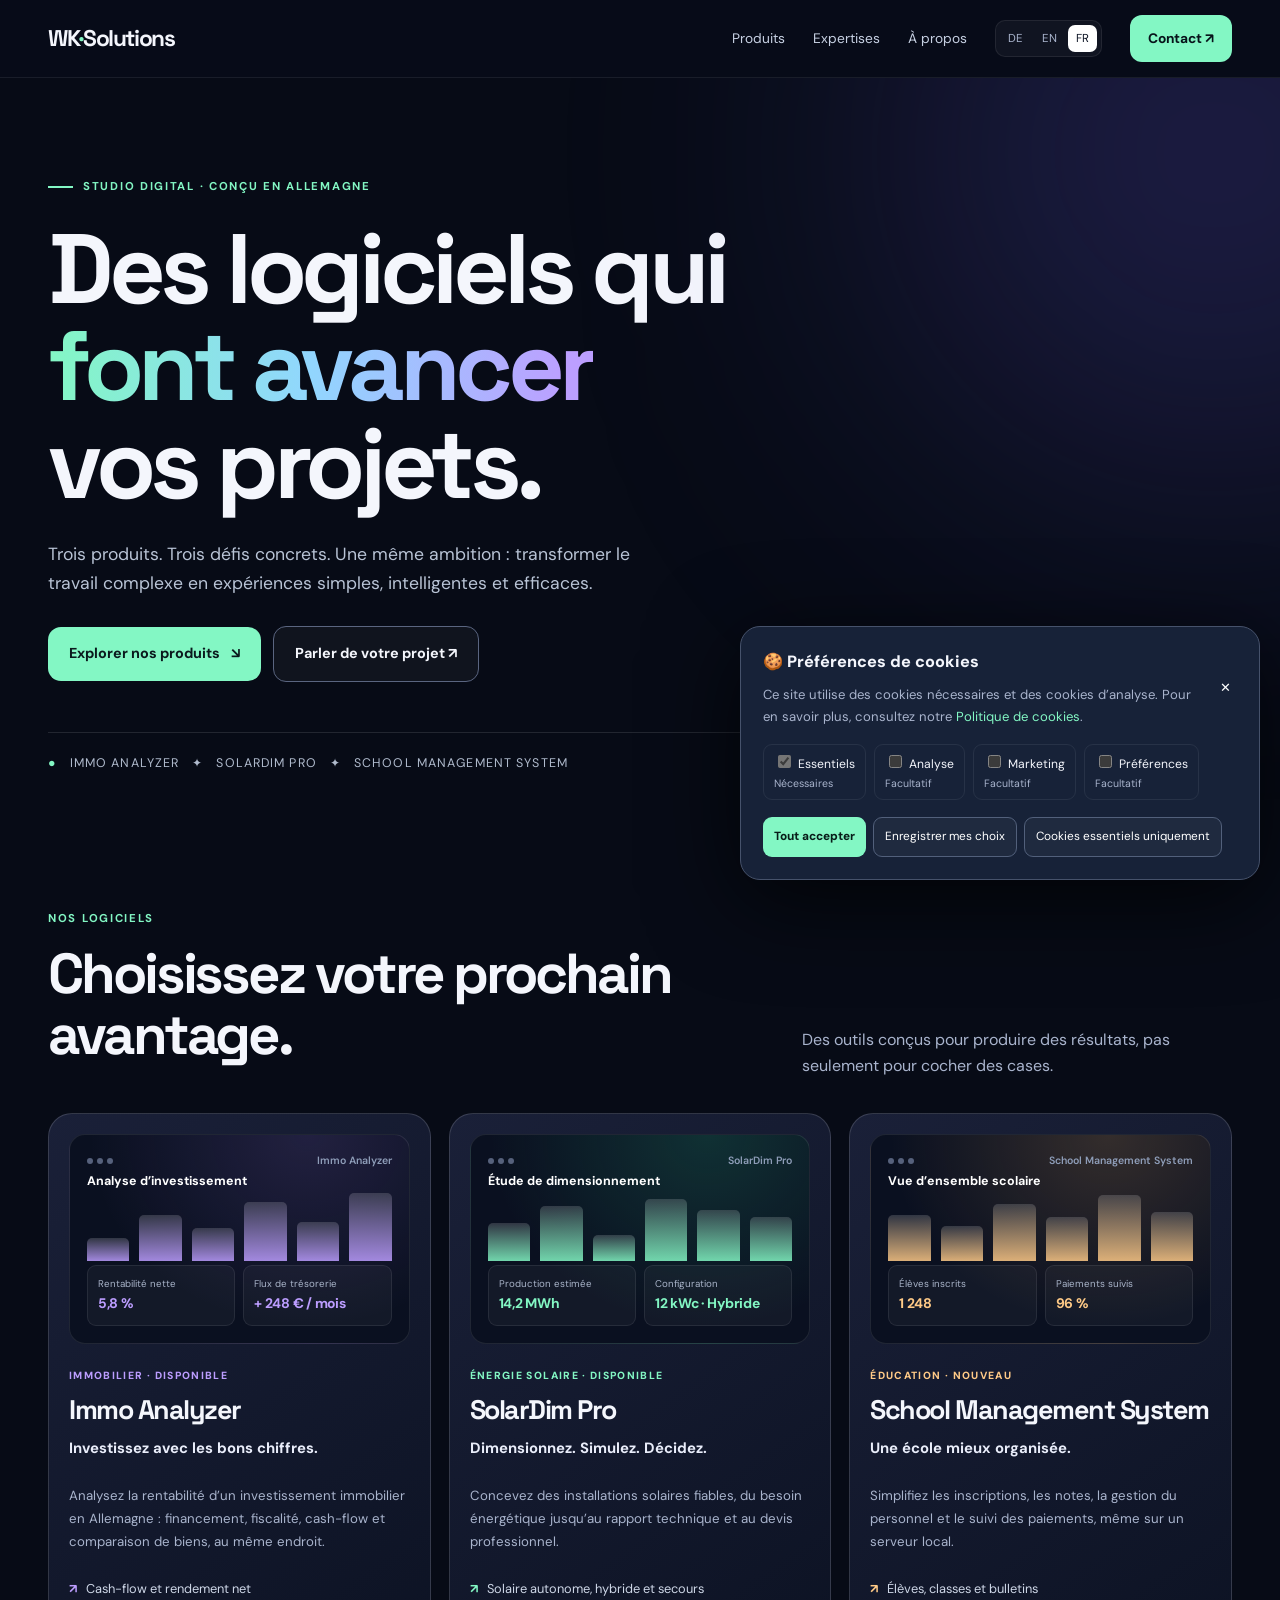
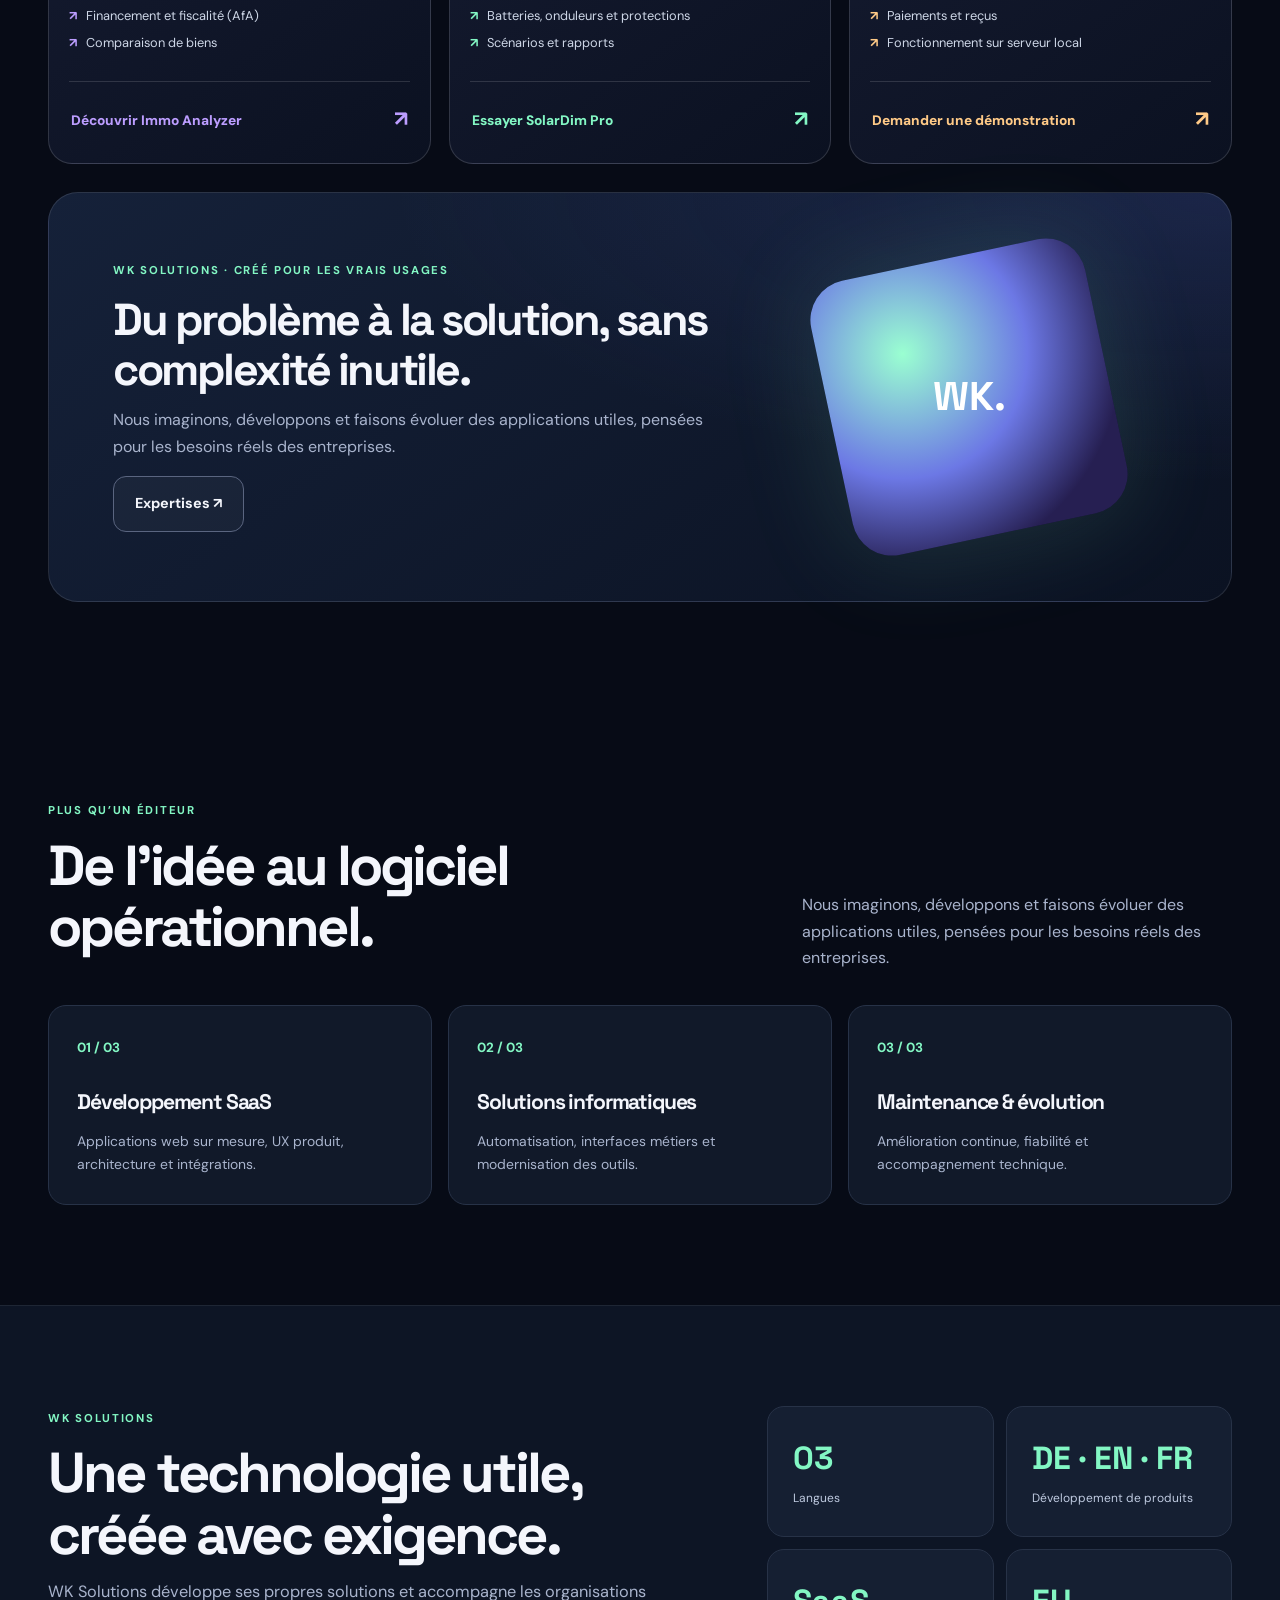
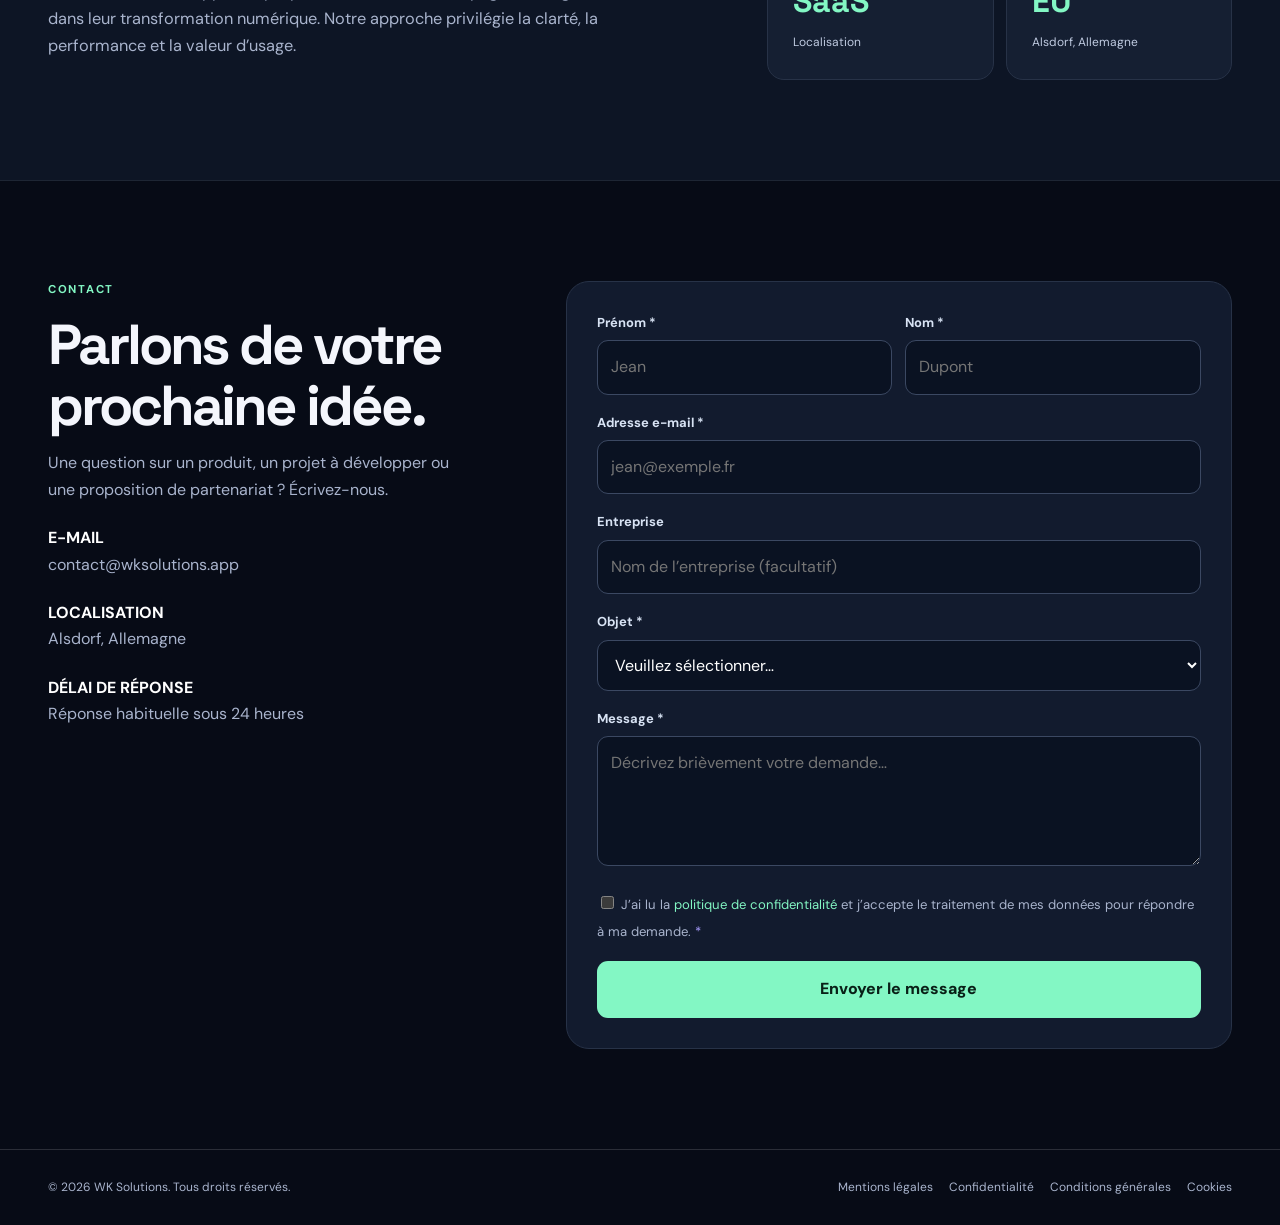
<file: fr.html>
<!DOCTYPE html>
<html lang="fr"><head><meta charset="utf-8"/><meta content="width=device-width, initial-scale=1" name="viewport"/><meta content="#070b16" name="theme-color"/><meta content="Trois produits. Trois défis concrets. Une même ambition : transformer le travail complexe en expériences simples, intelligentes et efficaces." name="description"/><meta content="website" property="og:type"/><meta content="WK Solutions — Choisissez votre prochain avantage." property="og:title"/><meta content="Trois produits. Trois défis concrets. Une même ambition : transformer le travail complexe en expériences simples, intelligentes et efficaces." property="og:description"/><title>WK Solutions — Choisissez votre prochain avantage.</title><style>
@import url('https://fonts.googleapis.com/css2?family=DM+Sans:wght@400;500;600;700&family=Space+Grotesk:wght@400;500;600;700&display=swap');
:root{--bg:#070b16;--panel:#101727;--panel2:#151e31;--border:#273247;--ink:#f4f6fc;--muted:#a9b4cd;--mint:#83f7c4;--purple:#a99dff;--gold:#ffca87;--immo:var(--purple);--immo-2:#7567dc;font-family:'DM Sans',sans-serif;color-scheme:dark}
*{box-sizing:border-box}html{scroll-behavior:smooth}body{margin:0;background:var(--bg);color:var(--ink);font-size:16px;line-height:1.65;overflow-x:hidden}a{color:inherit;text-decoration:none}button,input,textarea,select{font:inherit}button{cursor:pointer}::selection{background:var(--mint);color:#070b16}.shell{max-width:1240px;margin:auto;padding:0 28px}.topnav{height:78px;position:sticky;top:0;background:#080d1ae9;backdrop-filter:blur(20px);z-index:100;border-bottom:1px solid #ffffff13}.navinner{height:100%;display:flex;align-items:center;justify-content:space-between;gap:18px}.logo{font-family:'Space Grotesk',sans-serif;font-size:1.42rem;font-weight:700;letter-spacing:-.06em;white-space:nowrap}.logo span{color:var(--mint)}.nav-links{display:flex;align-items:center;gap:28px}.nav-links>a{font-size:.86rem;color:#c7d1e3}.nav-links>a:hover{color:var(--mint)}.nav-links .nav-cta{background:var(--mint);color:#07131a;border-radius:12px;padding:12px 18px;font-weight:700}.lang-switch{display:flex;gap:3px;padding:4px;background:#ffffff0a;border:1px solid #ffffff14;border-radius:10px}.lang-switch a{font-size:.72rem;padding:4px 8px;border-radius:7px;color:var(--muted)}.lang-switch .active{background:#fff;color:#0c1425}.nav-burger{display:none;background:none;border:1px solid var(--border);color:white;padding:8px 12px;border-radius:9px}.mobile-menu{display:none}.hero{position:relative;padding:100px 0 36px;overflow:hidden}.hero:before{content:'';position:absolute;width:650px;height:650px;border-radius:50%;background:#6054d040;filter:blur(140px);right:-260px;top:-250px;pointer-events:none}.eyebrow,.kicker,.card-kicker{font-size:.71rem;letter-spacing:.15em;font-weight:700;text-transform:uppercase}.eyebrow{color:var(--mint);display:flex;align-items:center;gap:10px}.eyebrow:before{content:'';width:25px;height:2px;background:var(--mint)}h1,h2,h3,p{margin-top:0}h1,h2,h3{font-family:'Space Grotesk',sans-serif;letter-spacing:-.055em}h1{font-size:clamp(3.6rem,7.7vw,7.75rem);line-height:.99;margin:24px 0 27px;max-width:1020px}h1 i{font-style:normal;background:linear-gradient(90deg,#83f7c4 0%,#91d6fe 48%,#bc9fff 95%);color:transparent;background-clip:text}.hero-intro{max-width:620px;color:#b8c3d5;font-size:1.1rem}.actions{display:flex;align-items:center;flex-wrap:wrap;gap:12px;margin:28px 0 50px}.button{display:inline-flex;align-items:center;justify-content:center;gap:11px;border-radius:13px;padding:15px 21px;font-weight:700;font-size:.9rem;transition:transform .2s,background .2s}.button:hover{transform:translateY(-3px)}.button.primary{background:var(--mint);color:#0a1a1d}.button.ghost{border:1px solid #5a6580;background:#ffffff09}.hero-stripe{display:flex;gap:13px;color:#b0bbcd;align-items:center;border-top:1px solid #ffffff1c;padding-top:20px;font-size:.78rem;letter-spacing:.09em}.hero-stripe b{color:var(--mint)}.sec{padding:100px 0}.sec-head{display:flex;justify-content:space-between;align-items:end;gap:30px;margin-bottom:34px}.kicker{color:var(--mint);margin-bottom:14px}.sec h2{font-size:clamp(2.3rem,4.4vw,4.35rem);line-height:1.09;margin-bottom:14px}.sec-intro{max-width:430px;color:var(--muted);margin:0}.product-grid{display:grid;grid-template-columns:repeat(3,minmax(0,1fr));gap:18px}.product-card{border:1px solid #ffffff26;border-radius:24px;padding:20px;position:relative;min-width:0;background:linear-gradient(145deg,#1a2038,#0b1121);display:flex;flex-direction:column;transition:transform .3s,border-color .3s,box-shadow .3s}.product-card:hover{transform:translateY(-8px);border-color:var(--tint);box-shadow:0 24px 90px #0007}.product-card.p1{--tint:#bc9dff;--soft:#9a73e42a}.product-card.p2{--tint:#83f7c4;--soft:#2bbf8930}.product-card.p3{--tint:#ffca87;--soft:#e9ab6130}.product-view{height:210px;background:radial-gradient(ellipse at 70% 0%,var(--soft),transparent 65%),#0a1020;border:1px solid #ffffff17;border-radius:16px;overflow:hidden;position:relative;padding:17px;display:flex;flex-direction:column;justify-content:space-between}.screen-header{display:flex;align-items:center;justify-content:space-between;color:#8e9db8;font-size:.66rem;font-weight:600}.screen-dots{display:flex;gap:4px}.screen-dots i{width:6px;height:6px;background:#56617c;border-radius:50%}.screen-title{font-size:.78rem;color:white;font-weight:700;line-height:1.3}.fake-chart{display:flex;align-items:end;gap:10px;height:68px}.fake-chart span{display:block;flex:1;height:var(--h);background:linear-gradient(0deg,var(--tint),#ffffff2f);border-radius:5px 5px 0 0;opacity:.85}.screen-metrics{display:grid;grid-template-columns:1fr 1fr;gap:8px}.screen-metrics>div{padding:10px;border:1px solid #ffffff15;border-radius:9px;background:#ffffff0a}.screen-metrics small{display:block;font-size:.61rem;color:#a9b4c9}.screen-metrics strong{display:block;color:var(--tint);font-size:.87rem;letter-spacing:-.02em;white-space:nowrap}.product-badge{font-size:.65rem;letter-spacing:.13em;color:var(--tint);font-weight:800;margin:23px 0 12px}.product-card h3{font-size:clamp(1.5rem,2.1vw,2rem);line-height:1.1;margin-bottom:10px}.product-tag{color:#e9edfa;font-size:.93rem;font-weight:700;min-height:48px}.product-desc{color:var(--muted);font-size:.83rem;line-height:1.75}.features{padding:0;margin:5px 0 22px;list-style:none;color:#ced7e7;font-size:.8rem}.features li{margin:6px 0;display:flex;align-items:center;gap:9px}.features li:before{content:'↗';color:var(--tint);font-weight:700}.product-link{margin-top:auto;border-top:1px solid #ffffff22;padding:20px 2px 5px;display:flex;align-items:center;justify-content:space-between;color:var(--tint);font-size:.86rem;font-weight:800}.product-link span{font-size:1.35rem}.wide-panel{border:1px solid #ffffff1c;border-radius:30px;background:radial-gradient(ellipse at 100% 0%,#3e4f9e42,transparent 50%),linear-gradient(145deg,#152139,#0b1222);padding:clamp(25px,5vw,65px);margin-top:28px;display:grid;grid-template-columns:1fr .65fr;align-items:center;gap:50px}.wide-panel h3{font-size:clamp(2rem,3.5vw,3.4rem);line-height:1.12;margin:12px 0}.wide-panel p{color:var(--muted)}.orb{width:min(100%,280px);aspect-ratio:1;border-radius:40px;justify-self:center;display:grid;place-items:center;background:radial-gradient(circle at 30% 30%,#9affd1,#6c78e5 45%,#261f52 79%);box-shadow:0 0 100px #83f7c426;transform:rotate(-12deg)}.orb span{font-family:'Space Grotesk';font-size:2.5rem;font-weight:700;color:#fff;transform:rotate(12deg)}.service-grid{display:grid;grid-template-columns:repeat(3,1fr);gap:16px}.service-item{padding:28px;border:1px solid var(--border);border-radius:18px;background:#111929}.service-item small{color:var(--mint);font-weight:700}.service-item h3{font-size:1.32rem;margin:24px 0 10px}.service-item p{color:var(--muted);font-size:.87rem;margin:0}.about{border-top:1px solid #ffffff12;border-bottom:1px solid #ffffff12;background:#0d1525}.about-inner{display:grid;grid-template-columns:1.15fr .85fr;gap:90px;align-items:center}.about p{color:var(--muted);font-size:1.02rem}.about-stats{display:grid;grid-template-columns:repeat(2,1fr);gap:12px}.stat{padding:25px;border:1px solid var(--border);background:#151f32;border-radius:17px}.stat strong{font-family:'Space Grotesk';font-size:2rem;display:block;color:var(--mint)}.stat span{color:#bfcae0;font-size:.75rem}.contact-grid{display:grid;grid-template-columns:.82fr 1.18fr;gap:55px;align-items:start}.contact-card{border:1px solid var(--border);background:#121b2e;padding:30px;border-radius:23px}.contact-detail{margin:22px 0;color:var(--muted)}.contact-detail strong{display:block;color:#fff}.contact-form-box form{display:block}.form-row{display:grid;grid-template-columns:1fr 1fr;gap:13px}.form-group{margin:0 0 17px}.form-group label{display:block;margin-bottom:7px;color:#d8e3f4;font-size:.81rem;font-weight:700}.form-group input:not([type=checkbox]),.form-group select,.form-group textarea{width:100%;border:1px solid #3b4862;color:#fff;background:#0a1222;border-radius:11px;padding:13px;outline:none}.form-group input:focus,.form-group textarea:focus,.form-group select:focus{border-color:var(--mint)}.form-group textarea{min-height:130px;resize:vertical}.form-group select option{background:#101727}.form-group input[type=checkbox]{accent-color:var(--mint)}.form-group a{color:var(--mint)!important}.field-error{color:#ffb1ad;font-size:.75rem;display:block}.btn-submit{border:0;background:var(--mint);color:#092017;border-radius:11px;font-weight:800;padding:15px 25px;width:100%}.form-success{display:none;border:1px solid #64c7a0;background:#18372e;border-radius:15px;padding:22px;margin-top:14px}.form-success.show{display:block}footer{border-top:1px solid #ffffff25;padding:28px max(28px,calc((100vw - 1184px)/2));display:flex;align-items:center;justify-content:space-between;gap:20px;color:var(--muted);font-size:.75rem}footer p{margin:0}.footer-links{display:flex;gap:16px;flex-wrap:wrap}.footer-links a:hover{color:var(--mint)}#cookieBanner{display:none;position:fixed;bottom:20px;right:20px;max-width:min(520px,calc(100% - 40px));padding:22px;background:#172238;border:1px solid #46526b;border-radius:20px;box-shadow:0 20px 90px #000b;z-index:900;font-size:.82rem}#cookieBanner.show{display:block}.cb-top{display:flex;justify-content:space-between;gap:12px}.cb-title{font-weight:800;font-size:1.02rem}.cb-text{color:var(--muted);margin-top:8px}.cb-text a{color:var(--mint)}.cb-close{border:none;background:none;color:white}.cb-categories{display:flex;gap:8px;flex-wrap:wrap;margin:17px 0}.cb-cat{padding:7px 10px;border:1px solid var(--border);border-radius:9px}.cb-cat-label{font-size:.76rem}.cb-cat-sub{color:var(--muted);display:block;font-size:.66rem}.cb-actions{display:flex;flex-wrap:wrap;gap:7px}.cb-btn{padding:9px 11px;border:1px solid #52607b;border-radius:9px;background:#ffffff09;color:white;font-size:.74rem}.cb-btn-accept{background:var(--mint);color:#081d19;border:0;font-weight:800}.cb-reopen{position:fixed;bottom:14px;left:14px;z-index:899;border:1px solid var(--border);color:white;background:#132039;border-radius:40px;padding:10px 15px;font-size:.75rem;display:none}.reveal{opacity:0;transform:translateY(20px);transition:opacity .65s,transform .65s}.reveal.in{opacity:1;transform:none}@media(prefers-reduced-motion:reduce){html{scroll-behavior:auto}.reveal{opacity:1;transform:none;transition:none}.product-card,.button{transition:none}}@media(max-width:900px){.product-grid{grid-template-columns:1fr 1fr}.product-card:last-child{grid-column:span 2}.nav-links{gap:13px}.nav-links>a{font-size:.75rem}.about-inner{gap:30px}.contact-grid{gap:25px}}@media(max-width:680px){.shell{padding:0 19px}.topnav{height:68px}.nav-links{display:none}.nav-burger{display:block}.mobile-menu{position:fixed;inset:68px 0 0;background:#0a1020;z-index:99;flex-direction:column;gap:12px;padding:32px 24px}.mobile-menu.open{display:flex}.mobile-menu>a{padding:12px;border-bottom:1px solid var(--border);font-weight:700}.mobile-menu .lang-switch{align-self:start;margin-top:20px}.hero{padding:80px 0 32px}h1{font-size:clamp(3.4rem,12vw,5.4rem)}.sec{padding:65px 0}.sec-head{display:block}.sec-intro{margin-top:12px}.product-grid,.service-grid,.wide-panel,.about-inner,.contact-grid{grid-template-columns:1fr}.product-card:last-child{grid-column:auto}.product-view{height:205px}.wide-panel{gap:20px}.orb{width:160px;border-radius:24px}.orb span{font-size:1.5rem}.form-row{grid-template-columns:1fr}footer{flex-direction:column;align-items:flex-start;padding:28px 19px}.hero-stripe{flex-wrap:wrap}}
:target{scroll-margin-top:90px}
.nav-burger:focus-visible,.button:focus-visible,.product-link:focus-visible,.nav-links a:focus-visible,.lang-switch a:focus-visible{outline:2px solid var(--mint);outline-offset:4px}
@media(prefers-reduced-motion:reduce){.reveal{opacity:1!important;transform:none!important}}
</style><meta content="fr_FR" property="og:locale"/><link href="index.html" hreflang="de" rel="alternate"/><link href="en.html" hreflang="en" rel="alternate"/><link href="fr.html" hreflang="fr" rel="alternate"/></head><body><nav aria-label="Navigation principale" class="topnav"><div class="shell navinner"><a class="logo" href="#top">WK<span>·</span>Solutions</a><div class="nav-links"><a href="#produkte">Produits</a><a href="#leistungen">Expertises</a><a href="#ueber-uns">À propos</a><div class="lang-switch"><a aria-label="DE" class="" href="index.html" hreflang="de" lang="de">DE</a><a aria-label="EN" class="" href="en.html" hreflang="en" lang="en">EN</a><a aria-current="page" aria-label="FR" class="active" href="fr.html" hreflang="fr" lang="fr">FR</a></div><a class="nav-cta" href="#kontakt">Contact ↗</a></div><button aria-controls="mobileMenu" aria-expanded="false" aria-label="Ouvrir le menu" class="nav-burger" id="navBurger" type="button">☰</button></div></nav><div aria-label="Navigation principale" class="mobile-menu" id="mobileMenu"><a href="#produkte">Produits</a><a href="#leistungen">Expertises</a><a href="#ueber-uns">À propos</a><a href="#kontakt">Contact</a><div class="lang-switch"><a aria-label="DE" class="" href="index.html" hreflang="de" lang="de">DE</a><a aria-label="EN" class="" href="en.html" hreflang="en" lang="en">EN</a><a aria-current="page" aria-label="FR" class="active" href="fr.html" hreflang="fr" lang="fr">FR</a></div></div><main><header class="hero" id="top"><div class="shell"><div class="eyebrow">STUDIO DIGITAL · CONÇU EN ALLEMAGNE</div><h1>Des logiciels qui<br/><i>font avancer</i><br/>vos projets.</h1><p class="hero-intro">Trois produits. Trois défis concrets. Une même ambition : transformer le travail complexe en expériences simples, intelligentes et efficaces.</p><div class="actions"><a class="button primary" href="#produkte">Explorer nos produits <span>↘</span></a><a class="button ghost" href="#kontakt">Parler de votre projet ↗</a></div><div class="hero-stripe"><b>●</b> IMMO ANALYZER <span>✦</span> SOLARDIM PRO <span>✦</span> SCHOOL MANAGEMENT SYSTEM</div></div></header><section class="sec" id="produkte"><div class="shell"><div class="sec-head reveal"><div><div class="kicker">NOS LOGICIELS</div><h2>Choisissez votre prochain avantage.</h2></div><p class="sec-intro">Des outils conçus pour produire des résultats, pas seulement pour cocher des cases.</p></div><div class="product-grid"><article class="product-card p1 reveal" id="product-1"><div aria-label="Analyse d’investissement" class="product-view" role="img"><div class="screen-header"><span class="screen-dots"><i></i><i></i><i></i></span><span>Immo Analyzer</span></div><div class="screen-title">Analyse d’investissement</div><div aria-hidden="true" class="fake-chart"><span style="--h:35%"></span><span style="--h:68%"></span><span style="--h:49%"></span><span style="--h:87%"></span><span style="--h:58%"></span><span style="--h:100%"></span></div><div class="screen-metrics"><div><small>Rentabilité nette</small><strong>5,8 %</strong></div><div><small>Flux de trésorerie</small><strong>+ 248 € / mois</strong></div></div></div><div class="product-badge">IMMOBILIER · DISPONIBLE</div><h3>Immo Analyzer</h3><div class="product-tag">Investissez avec les bons chiffres.</div><p class="product-desc">Analysez la rentabilité d’un investissement immobilier en Allemagne : financement, fiscalité, cash-flow et comparaison de biens, au même endroit.</p><ul class="features"><li>Cash-flow et rendement net</li><li>Financement et fiscalité (AfA)</li><li>Comparaison de biens</li></ul><a class="product-link" href="https://immo-analyzer.com/" rel="noopener" target="_blank">Découvrir Immo Analyzer<span aria-hidden="true">↗</span></a></article><article class="product-card p2 reveal" id="product-2"><div aria-label="Étude de dimensionnement" class="product-view" role="img"><div class="screen-header"><span class="screen-dots"><i></i><i></i><i></i></span><span>SolarDim Pro</span></div><div class="screen-title">Étude de dimensionnement</div><div aria-hidden="true" class="fake-chart"><span style="--h:56%"></span><span style="--h:82%"></span><span style="--h:39%"></span><span style="--h:92%"></span><span style="--h:76%"></span><span style="--h:66%"></span></div><div class="screen-metrics"><div><small>Production estimée</small><strong>14,2 MWh</strong></div><div><small>Configuration</small><strong>12 kWc · Hybride</strong></div></div></div><div class="product-badge">ÉNERGIE SOLAIRE · DISPONIBLE</div><h3>SolarDim Pro</h3><div class="product-tag">Dimensionnez. Simulez. Décidez.</div><p class="product-desc">Concevez des installations solaires fiables, du besoin énergétique jusqu’au rapport technique et au devis professionnel.</p><ul class="features"><li>Solaire autonome, hybride et secours</li><li>Batteries, onduleurs et protections</li><li>Scénarios et rapports</li></ul><a class="product-link" href="https://app.solardim.app/?lang=fr" rel="noopener" target="_blank">Essayer SolarDim Pro<span aria-hidden="true">↗</span></a></article><article class="product-card p3 reveal" id="school-management"><div aria-label="Vue d’ensemble scolaire" class="product-view" role="img"><div class="screen-header"><span class="screen-dots"><i></i><i></i><i></i></span><span>School Management System</span></div><div class="screen-title">Vue d’ensemble scolaire</div><div aria-hidden="true" class="fake-chart"><span style="--h:68%"></span><span style="--h:52%"></span><span style="--h:84%"></span><span style="--h:66%"></span><span style="--h:98%"></span><span style="--h:73%"></span></div><div class="screen-metrics"><div><small>Élèves inscrits</small><strong>1 248</strong></div><div><small>Paiements suivis</small><strong>96 %</strong></div></div></div><div class="product-badge">ÉDUCATION · NOUVEAU</div><h3>School Management System</h3><div class="product-tag">Une école mieux organisée.</div><p class="product-desc">Simplifiez les inscriptions, les notes, la gestion du personnel et le suivi des paiements, même sur un serveur local.</p><ul class="features"><li>Élèves, classes et bulletins</li><li>Paiements et reçus</li><li>Fonctionnement sur serveur local</li></ul><a class="product-link" data-contact-subject="School Management System" href="#kontakt">Demander une démonstration<span aria-hidden="true">↗</span></a></article></div><div class="wide-panel reveal"><div><div class="kicker">WK SOLUTIONS · CRÉÉ POUR LES VRAIS USAGES</div><h3>Du problème à la solution, sans complexité inutile.</h3><p>Nous imaginons, développons et faisons évoluer des applications utiles, pensées pour les besoins réels des entreprises.</p><a class="button ghost" href="#leistungen">Expertises ↗</a></div><div aria-hidden="true" class="orb"><span>WK.</span></div></div></div></section><section class="sec" id="leistungen"><div class="shell"><div class="sec-head reveal"><div><div class="kicker">PLUS QU’UN ÉDITEUR</div><h2>De l’idée au logiciel opérationnel.</h2></div><p class="sec-intro">Nous imaginons, développons et faisons évoluer des applications utiles, pensées pour les besoins réels des entreprises.</p></div><div class="service-grid"><article class="service-item reveal"><small>01 / 03</small><h3>Développement SaaS</h3><p>Applications web sur mesure, UX produit, architecture et intégrations.</p></article><article class="service-item reveal"><small>02 / 03</small><h3>Solutions informatiques</h3><p>Automatisation, interfaces métiers et modernisation des outils.</p></article><article class="service-item reveal"><small>03 / 03</small><h3>Maintenance &amp; évolution</h3><p>Amélioration continue, fiabilité et accompagnement technique.</p></article></div></div></section><section class="sec about" id="ueber-uns"><div class="shell about-inner"><div class="reveal"><div class="kicker">WK SOLUTIONS</div><h2>Une technologie utile, créée avec exigence.</h2><p>WK Solutions développe ses propres solutions et accompagne les organisations dans leur transformation numérique. Notre approche privilégie la clarté, la performance et la valeur d’usage.</p></div><div class="about-stats reveal"><div class="stat"><strong>03</strong><span>Langues</span></div><div class="stat"><strong>DE · EN · FR</strong><span>Développement de produits</span></div><div class="stat"><strong>SaaS</strong><span>Localisation</span></div><div class="stat"><strong>EU</strong><span>Alsdorf, Allemagne</span></div></div></div></section><section class="sec" id="kontakt"><div class="shell contact-grid"><div class="reveal"><div class="kicker">Contact</div><h2>Parlons de votre prochaine idée.</h2><p class="sec-intro">Une question sur un produit, un projet à développer ou une proposition de partenariat ? Écrivez-nous.</p><div class="contact-detail"><strong>E-MAIL</strong><a href="mailto:contact@wksolutions.app">contact@wksolutions.app</a></div><div class="contact-detail"><strong>LOCALISATION</strong>Alsdorf, Allemagne</div><div class="contact-detail"><strong>DÉLAI DE RÉPONSE</strong>Réponse habituelle sous 24 heures</div></div><div class="contact-card reveal"><div class="contact-form-box reveal">
<form action="/api/contact" id="contactForm" method="POST" novalidate="">
<div class="form-row">
<div class="form-group">
<label for="fname">Prénom <span aria-label="obligatoire">*</span></label>
<input aria-required="true" autocomplete="given-name" id="fname" name="firstName" placeholder="Jean" required="" type="text"/>
<span aria-live="polite" class="field-error" id="fname-error" role="alert"></span>
</div>
<div class="form-group">
<label for="lname">Nom <span aria-label="obligatoire">*</span></label>
<input aria-required="true" autocomplete="family-name" id="lname" name="lastName" placeholder="Dupont" required="" type="text"/>
<span aria-live="polite" class="field-error" id="lname-error" role="alert"></span>
</div>
</div>
<div class="form-group">
<label for="email">Adresse e-mail <span aria-label="obligatoire">*</span></label>
<input aria-required="true" autocomplete="email" id="email" name="email" placeholder="jean@exemple.fr" required="" type="email"/>
<span aria-live="polite" class="field-error" id="email-error" role="alert"></span>
</div>
<div class="form-group">
<label for="company">Entreprise</label>
<input autocomplete="organization" id="company" name="company" placeholder="Nom de l’entreprise (facultatif)" type="text"/>
</div>
<div class="form-group">
<label for="subject">Objet <span aria-label="obligatoire">*</span></label>
<select aria-required="true" id="subject" name="subject" required="">
<option disabled="" selected="" value="">Veuillez sélectionner…</option>
<option value="SaaS-Entwicklung">développement SaaS</option>
<option value="IT-Dienstleistung">Services informatiques</option>
<option value="Immo Analyzer Feedback">Immo Analyzer – Avis</option>
<option value="SolarDim Pro Feedback">SolarDim Pro – Avis</option>
<option value="School Management System">School Management System – Informations</option>
<option value="Kooperation">Demande de partenariat</option>
<option value="Sonstiges">Autre</option>
</select>
<span aria-live="polite" class="field-error" id="subject-error" role="alert"></span>
</div>
<div class="form-group">
<label for="message">Message <span aria-label="obligatoire">*</span></label>
<textarea aria-required="true" id="message" name="message" placeholder="Décrivez brièvement votre demande…" required=""></textarea>
<span aria-live="polite" class="field-error" id="message-error" role="alert"></span>
</div>
<div class="form-group">
<input aria-required="true" id="privacy" name="privacy" required="" style="width:auto" type="checkbox"/>
<label for="privacy" style="display:inline;font-weight:400;font-size:0.82rem;color:var(--muted)">
            J’ai lu la <a href="datenschutz.html" rel="noopener" style="color:var(--immo)" target="_blank">politique de confidentialité</a> et j’accepte le traitement de mes données pour répondre à ma demande. <span style="color:var(--immo)">*</span>
</label>
<span aria-live="polite" class="field-error" id="privacy-error" role="alert"></span>
</div>
<button class="btn-submit" id="submitBtn" type="submit">Envoyer le message</button>
</form>
<div aria-live="polite" class="form-success" id="formSuccess" role="status">
<div aria-hidden="true" class="success-icon">✓</div>
<h3>Merci !</h3>
<p>Votre message a bien été envoyé. Nous vous répondrons prochainement.</p>
</div>
</div></div></div></section></main><footer><p>© <span id="year">2026</span> WK Solutions. Tous droits réservés.</p><div class="footer-links"><a href="impressum.html">Mentions légales</a><a href="datenschutz.html">Confidentialité</a><a href="agb.html">Conditions générales</a><a href="cookie-richtlinie.html">Cookies</a></div></footer><div aria-labelledby="cookie-title" aria-modal="false" id="cookieBanner" role="dialog">
<div class="cb-top">
<div>
<div class="cb-title" id="cookie-title">🍪 Préférences de cookies</div>
<div class="cb-text">
        Ce site utilise des cookies nécessaires et des cookies d’analyse. Pour en savoir plus, consultez notre <a href="cookie-richtlinie.html">Politique de cookies</a>.
      </div>
</div>
<button aria-label="Fermer le bandeau de cookies" class="cb-close" onclick="window.cookieManager.closeBanner()">✕</button>
</div>
<div class="cb-categories">
<div class="cb-cat cb-cat-required">
<input checked="" disabled="" id="cb-essential" type="checkbox"/>
<label class="cb-cat-label" for="cb-essential">
        Essentiels
        <span class="cb-cat-sub">Nécessaires</span>
</label>
</div>
<div class="cb-cat">
<input id="cb-analytics" type="checkbox"/>
<label class="cb-cat-label" for="cb-analytics">
        Analyse
        <span class="cb-cat-sub">Facultatif</span>
</label>
</div>
<div class="cb-cat">
<input id="cb-marketing" type="checkbox"/>
<label class="cb-cat-label" for="cb-marketing">
        Marketing
        <span class="cb-cat-sub">Facultatif</span>
</label>
</div>
<div class="cb-cat">
<input id="cb-preferences" type="checkbox"/>
<label class="cb-cat-label" for="cb-preferences">
        Préférences
        <span class="cb-cat-sub">Facultatif</span>
</label>
</div>
</div>
<div class="cb-actions">
<button class="cb-btn cb-btn-accept" onclick="window.cookieManager.acceptAll()">Tout accepter</button>
<button class="cb-btn" onclick="window.cookieManager.saveSelection()">Enregistrer mes choix</button>
<button class="cb-btn" onclick="window.cookieManager.declineAll()">Cookies essentiels uniquement</button>
</div>
</div><button aria-label="Rouvrir les préférences de cookies" class="cb-reopen" id="cbReopen" onclick="window.cookieManager.openBanner()">🍪 Cookies</button><script>
(function () {
  'use strict';

  /* ── Cookie-Manager ── */
  var CONSENT_KEY = 'wk-cookie-consent';
  var banner = document.getElementById('cookieBanner');
  var reopen = document.getElementById('cbReopen');

  function readConsent() {
    try { return JSON.parse(localStorage.getItem(CONSENT_KEY)); }
    catch (e) { return null; }
  }
  function writeConsent(obj) {
    try { localStorage.setItem(CONSENT_KEY, JSON.stringify(obj)); } catch (e) {}
  }
  function currentSelection() {
    return {
      essential: true,
      analytics: document.getElementById('cb-analytics').checked,
      marketing: document.getElementById('cb-marketing').checked,
      preferences: document.getElementById('cb-preferences').checked,
      ts: new Date().toISOString()
    };
  }
  function applyChecks(consent) {
    document.getElementById('cb-analytics').checked = !!consent.analytics;
    document.getElementById('cb-marketing').checked = !!consent.marketing;
    document.getElementById('cb-preferences').checked = !!consent.preferences;
  }

  window.cookieManager = {
    openBanner: function () {
      banner.classList.add('show');
      reopen.style.display = 'none';
    },
    closeBanner: function () {
      banner.classList.remove('show');
      reopen.style.display = '';
    },
    acceptAll: function () {
      document.getElementById('cb-analytics').checked = true;
      document.getElementById('cb-marketing').checked = true;
      document.getElementById('cb-preferences').checked = true;
      writeConsent(currentSelection());
      window.cookieManager.closeBanner();
    },
    declineAll: function () {
      document.getElementById('cb-analytics').checked = false;
      document.getElementById('cb-marketing').checked = false;
      document.getElementById('cb-preferences').checked = false;
      writeConsent(currentSelection());
      window.cookieManager.closeBanner();
    },
    saveSelection: function () {
      writeConsent(currentSelection());
      window.cookieManager.closeBanner();
    }
  };

  var consent = readConsent();
  if (consent) { applyChecks(consent); reopen.style.display = ''; }
  else { window.cookieManager.openBanner(); }
})();
</script>
<script>
(function () {
  'use strict';

  /* ── Jahr im Footer ── */
  var y = document.getElementById('year');
  if (y) y.textContent = new Date().getFullYear();

  /* ── Mobiles Menü ── */
  var burger = document.getElementById('navBurger');
  var menu = document.getElementById('mobileMenu');
  if (burger && menu) {
    burger.addEventListener('click', function () {
      var open = menu.classList.toggle('open');
      burger.textContent = open ? '✕' : '☰';
      burger.setAttribute('aria-expanded', open);
      burger.setAttribute('aria-label', open ? 'Fermer le menu' : 'Ouvrir le menu');
    });
    menu.querySelectorAll('a').forEach(function (a) {
      a.addEventListener('click', function () {
        menu.classList.remove('open');
        burger.textContent = '☰';
        burger.setAttribute('aria-expanded', 'false');
        burger.setAttribute('aria-label', 'Ouvrir le menu');
      });
    });
  }

  /* ── Scroll-Reveal ── */
  if ('IntersectionObserver' in window) {
    var io = new IntersectionObserver(function (entries) {
      entries.forEach(function (en) {
        if (en.isIntersecting) { en.target.classList.add('in'); io.unobserve(en.target); }
      });
    }, { threshold: 0.12 });
    document.querySelectorAll('.reveal').forEach(function (el) { io.observe(el); });
  } else {
    document.querySelectorAll('.reveal').forEach(function (el) { el.classList.add('in'); });
  }

  /* ── Kontaktformular: Validierung + Versand mit Fallback ── */
  var form = document.getElementById('contactForm');
  if (!form) return;
  document.querySelectorAll('[data-contact-subject]').forEach(function (link) {
    link.addEventListener('click', function () {
      form.elements.subject.value = link.getAttribute('data-contact-subject');
    });
  });
  var successBox = document.getElementById('formSuccess');
  var submitBtn = document.getElementById('submitBtn');

  function setError(id, msg) {
    var el = document.getElementById(id + '-error');
    if (el) el.textContent = msg || '';
  }
  function validate() {
    var ok = true;
    var checks = [
      ['fname', function (v) { return v.trim().length >= 2; }, 'Veuillez indiquer votre prénom.'],
      ['lname', function (v) { return v.trim().length >= 2; }, 'Veuillez indiquer votre nom.'],
      ['email', function (v) { return /^[^\s@]+@[^\s@]+\.[^\s@]{2,}$/.test(v.trim()); }, 'Veuillez saisir une adresse e-mail valide.'],
      ['subject', function (v) { return v !== ''; }, 'Veuillez choisir un objet.'],
      ['message', function (v) { return v.trim().length >= 10; }, 'Veuillez écrire un message d’au moins 10 caractères.']
    ];
    checks.forEach(function (c) {
      var field = document.getElementById(c[0]);
      var valid = c[1](field.value);
      setError(c[0], valid ? '' : c[2]);
      if (!valid) ok = false;
    });
    var privacy = document.getElementById('privacy');
    if (!privacy.checked) { setError('privacy', 'Veuillez accepter la politique de confidentialité.'); ok = false; }
    else { setError('privacy', ''); }
    return ok;
  }

  form.addEventListener('submit', function (e) {
    e.preventDefault();
    if (!validate()) return;

    var data = {
      firstName: form.fname.value.trim(),
      lastName: form.lname.value.trim(),
      email: form.email.value.trim(),
      company: form.company.value.trim(),
      subject: form.subject.value,
      message: form.message.value.trim()
    };

    submitBtn.disabled = true;
    submitBtn.textContent = 'Envoi en cours…';

    fetch(form.action, {
      method: 'POST',
      headers: { 'Content-Type': 'application/json' },
      body: JSON.stringify(data)
    }).then(function (res) {
      if (!res.ok) throw new Error('HTTP ' + res.status);
      successBox.classList.add('show');
      form.style.display = 'none';
    }).catch(function () {
      /* Fallback: E-Mail-Client öffnen, falls kein Backend erreichbar */
      var body = 'Name: ' + data.firstName + ' ' + data.lastName +
        '\nE-Mail: ' + data.email +
        (data.company ? '\nEntreprise : ' + data.company : '') +
        '\nObjet : ' + data.subject +
        '\n\n' + data.message;
      window.location.href = 'mailto:contact@wksolutions.app?subject=' +
        encodeURIComponent('[Website] ' + data.subject) +
        '&body=' + encodeURIComponent(body);
      submitBtn.disabled = false;
      submitBtn.textContent = 'Envoyer le message';
    });
  });
})();
</script></body></html>
</file>
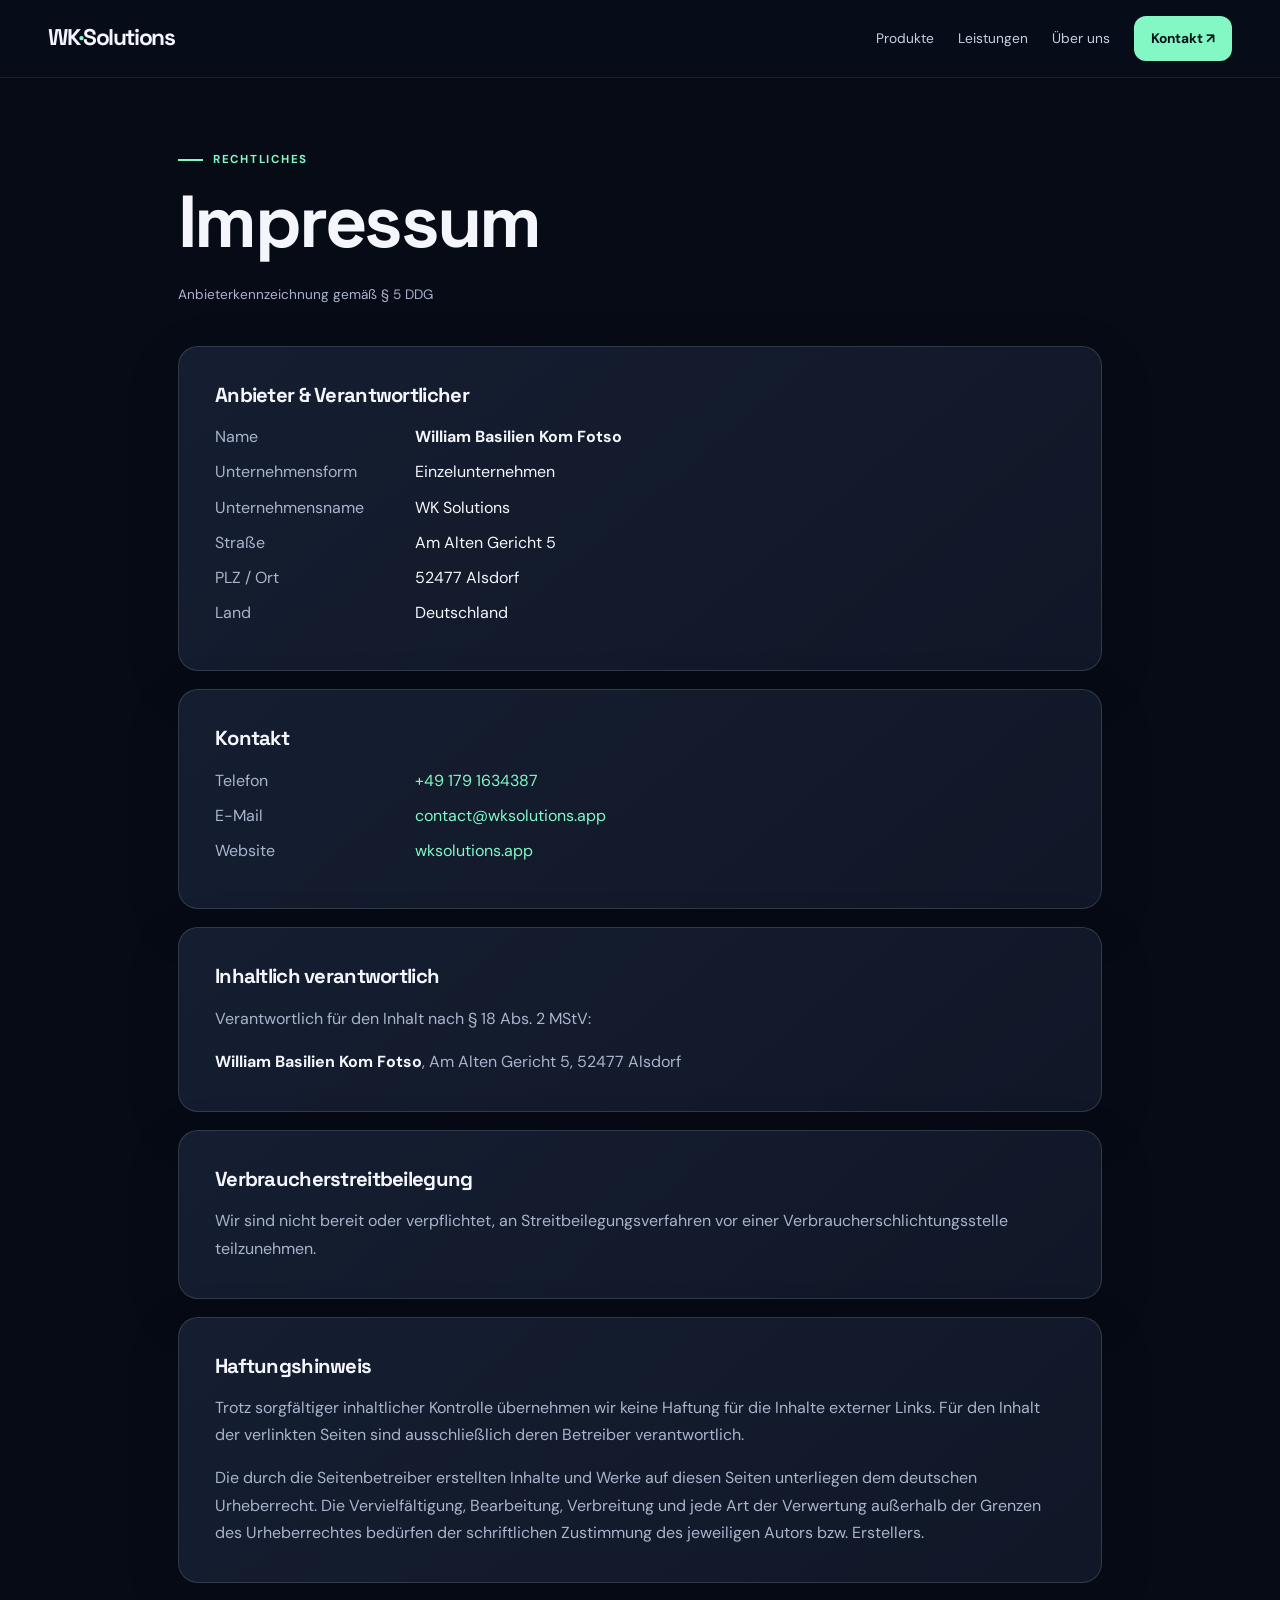
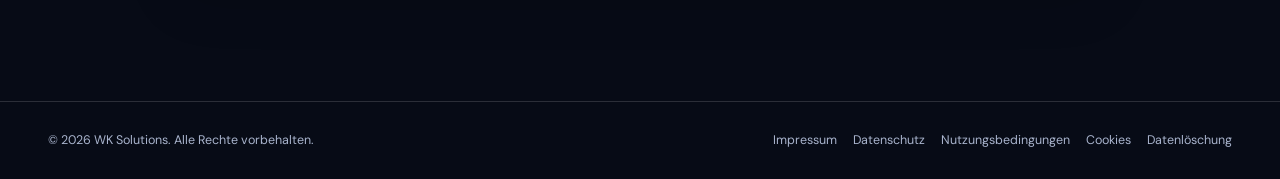
<file: impressum.html>
<!DOCTYPE html>
<html lang="de">
<head>
<meta charset="UTF-8">
<meta name="viewport" content="width=device-width, initial-scale=1.0">
<title>Impressum – WK Solutions</title>


<meta name="theme-color" content="#070b16"><link rel="stylesheet" href="/legal.css">
</head>
<body>
<nav aria-label="Hauptnavigation" class="topnav"><div class="shell navinner"><a class="logo" href="/index.html">WK<span>·</span>Solutions</a><div class="nav-links"><a href="/index.html#produkte">Produkte</a><a href="/index.html#leistungen">Leistungen</a><a href="/index.html#ueber-uns">Über uns</a><a class="nav-cta" href="/index.html#kontakt">Kontakt ↗</a></div><button aria-controls="mobileMenu" aria-expanded="false" aria-label="Menü öffnen" class="nav-burger" id="navBurger" type="button">☰</button></div></nav><div aria-label="Mobile Navigation" class="mobile-menu" id="mobileMenu"><a href="/index.html">Startseite</a><a href="/index.html#produkte">Produkte</a><a href="/index.html#leistungen">Leistungen</a><a href="/index.html#ueber-uns">Über uns</a><a href="/index.html#kontakt">Kontakt</a></div>

<main class="legal-wrap">
  <div class="page-tag">Rechtliches</div>
  <h1>Impressum</h1>
  <p class="last-updated">Anbieterkennzeichnung gemäß § 5 DDG</p>

  <div class="card">
    <h2>Anbieter & Verantwortlicher</h2>
    <div class="info-row"><span class="info-label">Name</span><span class="info-value"><strong>William Basilien Kom Fotso</strong></span></div>
    <div class="info-row"><span class="info-label">Unternehmensform</span><span class="info-value">Einzelunternehmen</span></div>
    <div class="info-row"><span class="info-label">Unternehmensname</span><span class="info-value">WK Solutions</span></div>
    <div class="info-row"><span class="info-label">Straße</span><span class="info-value">Am Alten Gericht 5</span></div>
    <div class="info-row"><span class="info-label">PLZ / Ort</span><span class="info-value">52477 Alsdorf</span></div>
    <div class="info-row"><span class="info-label">Land</span><span class="info-value">Deutschland</span></div>
  </div>

  <div class="card">
    <h2>Kontakt</h2>
    <div class="info-row"><span class="info-label">Telefon</span><span class="info-value"><a href="tel:+491791634387">+49 179 1634387</a></span></div>
    <div class="info-row"><span class="info-label">E-Mail</span><span class="info-value"><a href="mailto:contact@wksolutions.app">contact@wksolutions.app</a></span></div>
    <div class="info-row"><span class="info-label">Website</span><span class="info-value"><a href="https://wksolutions.app" target="_blank">wksolutions.app</a></span></div>
  </div>

  

  <div class="card">
    <h2>Inhaltlich verantwortlich</h2>
    <p>Verantwortlich für den Inhalt nach § 18 Abs. 2 MStV:</p>
    <p><strong>William Basilien Kom Fotso</strong>, Am Alten Gericht 5, 52477 Alsdorf</p>
  </div>

  <div class="card"><h2>Verbraucherstreitbeilegung</h2><p>Wir sind nicht bereit oder verpflichtet, an Streitbeilegungsverfahren vor einer Verbraucherschlichtungsstelle teilzunehmen.</p></div>

  <div class="card">
    <h2>Haftungshinweis</h2>
    <p>Trotz sorgfältiger inhaltlicher Kontrolle übernehmen wir keine Haftung für die Inhalte
       externer Links. Für den Inhalt der verlinkten Seiten sind ausschließlich deren Betreiber
       verantwortlich.</p>
    <p>Die durch die Seitenbetreiber erstellten Inhalte und Werke auf diesen Seiten unterliegen
       dem deutschen Urheberrecht. Die Vervielfältigung, Bearbeitung, Verbreitung und jede Art
       der Verwertung außerhalb der Grenzen des Urheberrechtes bedürfen der schriftlichen
       Zustimmung des jeweiligen Autors bzw. Erstellers.</p>
  </div>

  
</main>

<footer><p>© <span id="year">2026</span> WK Solutions. Alle Rechte vorbehalten.</p><div class="footer-links"><a href="/impressum">Impressum</a><a href="/datenschutz">Datenschutz</a><a href="/terms">Nutzungsbedingungen</a><a href="/cookie-richtlinie">Cookies</a><a href="/data-deletion">Datenlöschung</a></div></footer>
<script>document.getElementById('year').textContent=new Date().getFullYear();const b=document.getElementById('navBurger'),m=document.getElementById('mobileMenu');if(b&&m){b.addEventListener('click',()=>{let o=m.classList.toggle('open');b.setAttribute('aria-expanded',String(o));});m.querySelectorAll('a').forEach(a=>a.addEventListener('click',()=>{m.classList.remove('open');b.setAttribute('aria-expanded','false')}));}</script></body>
</html>
</file>
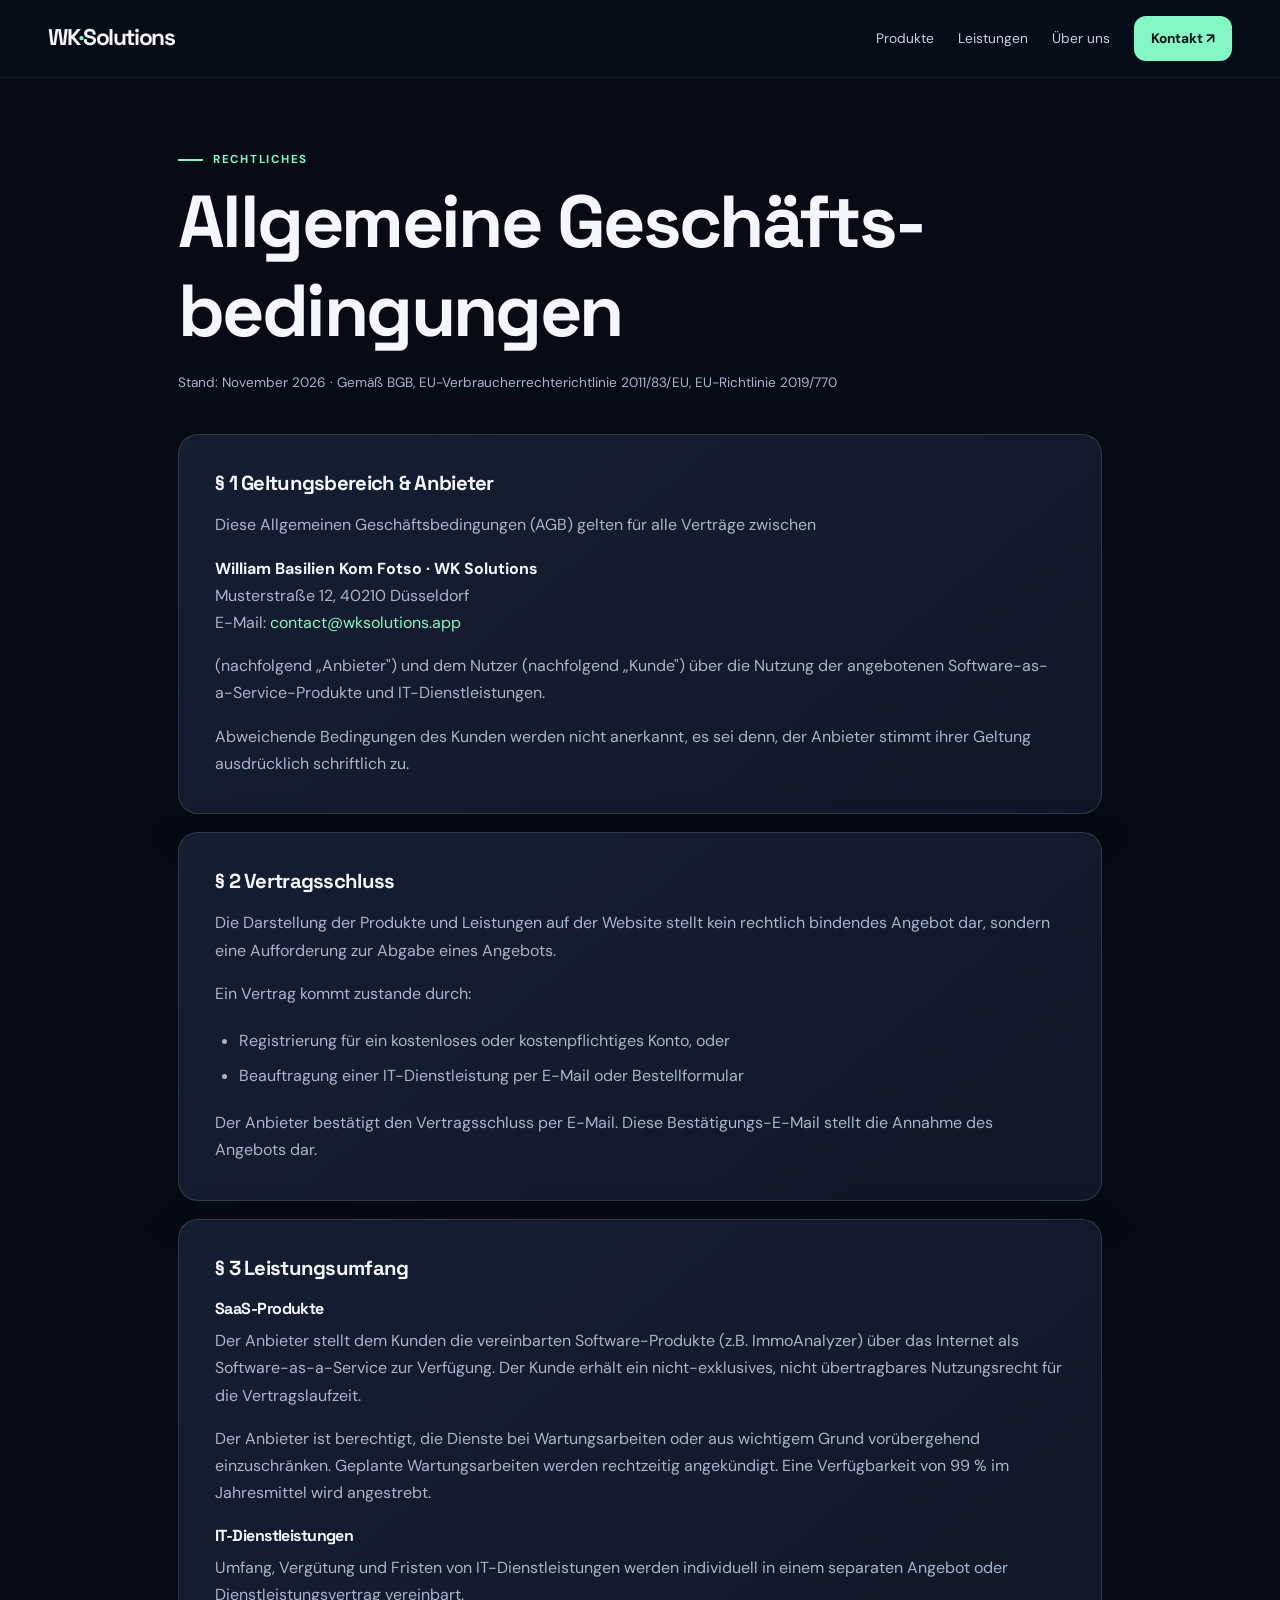
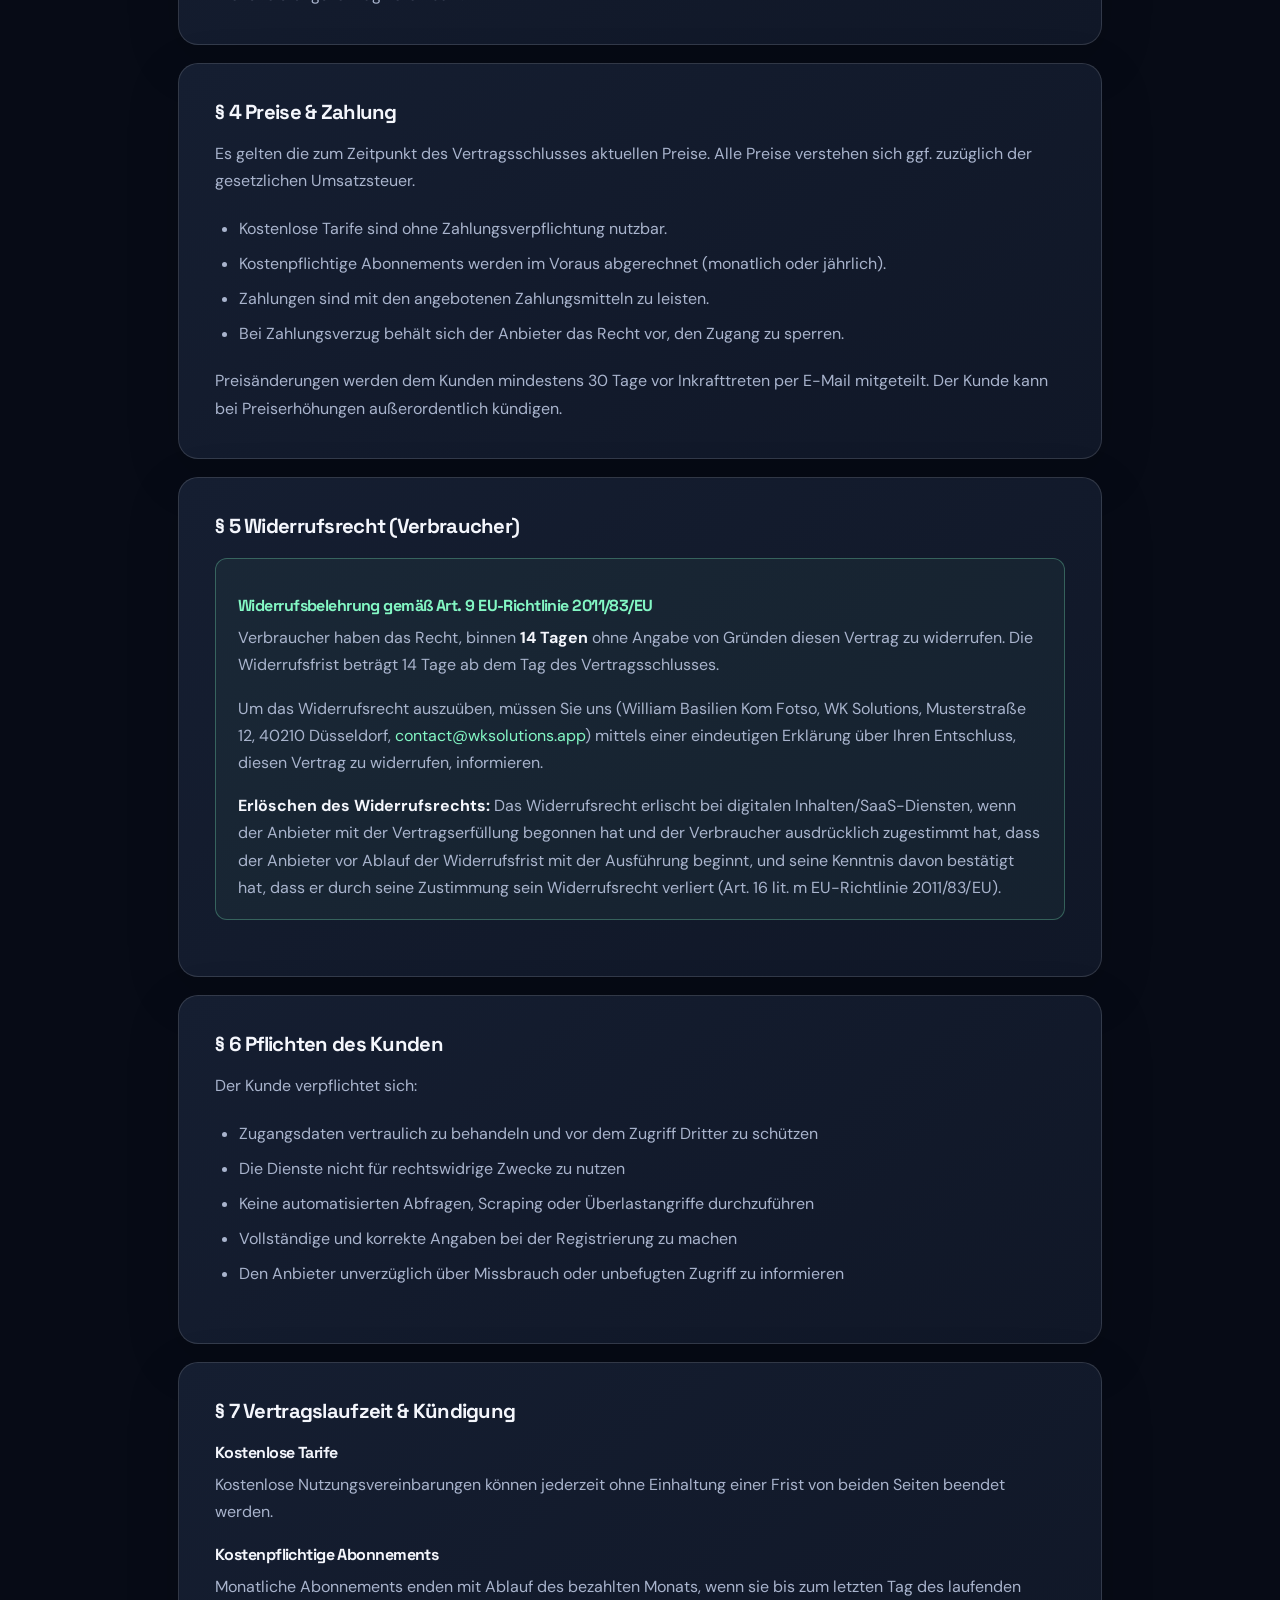
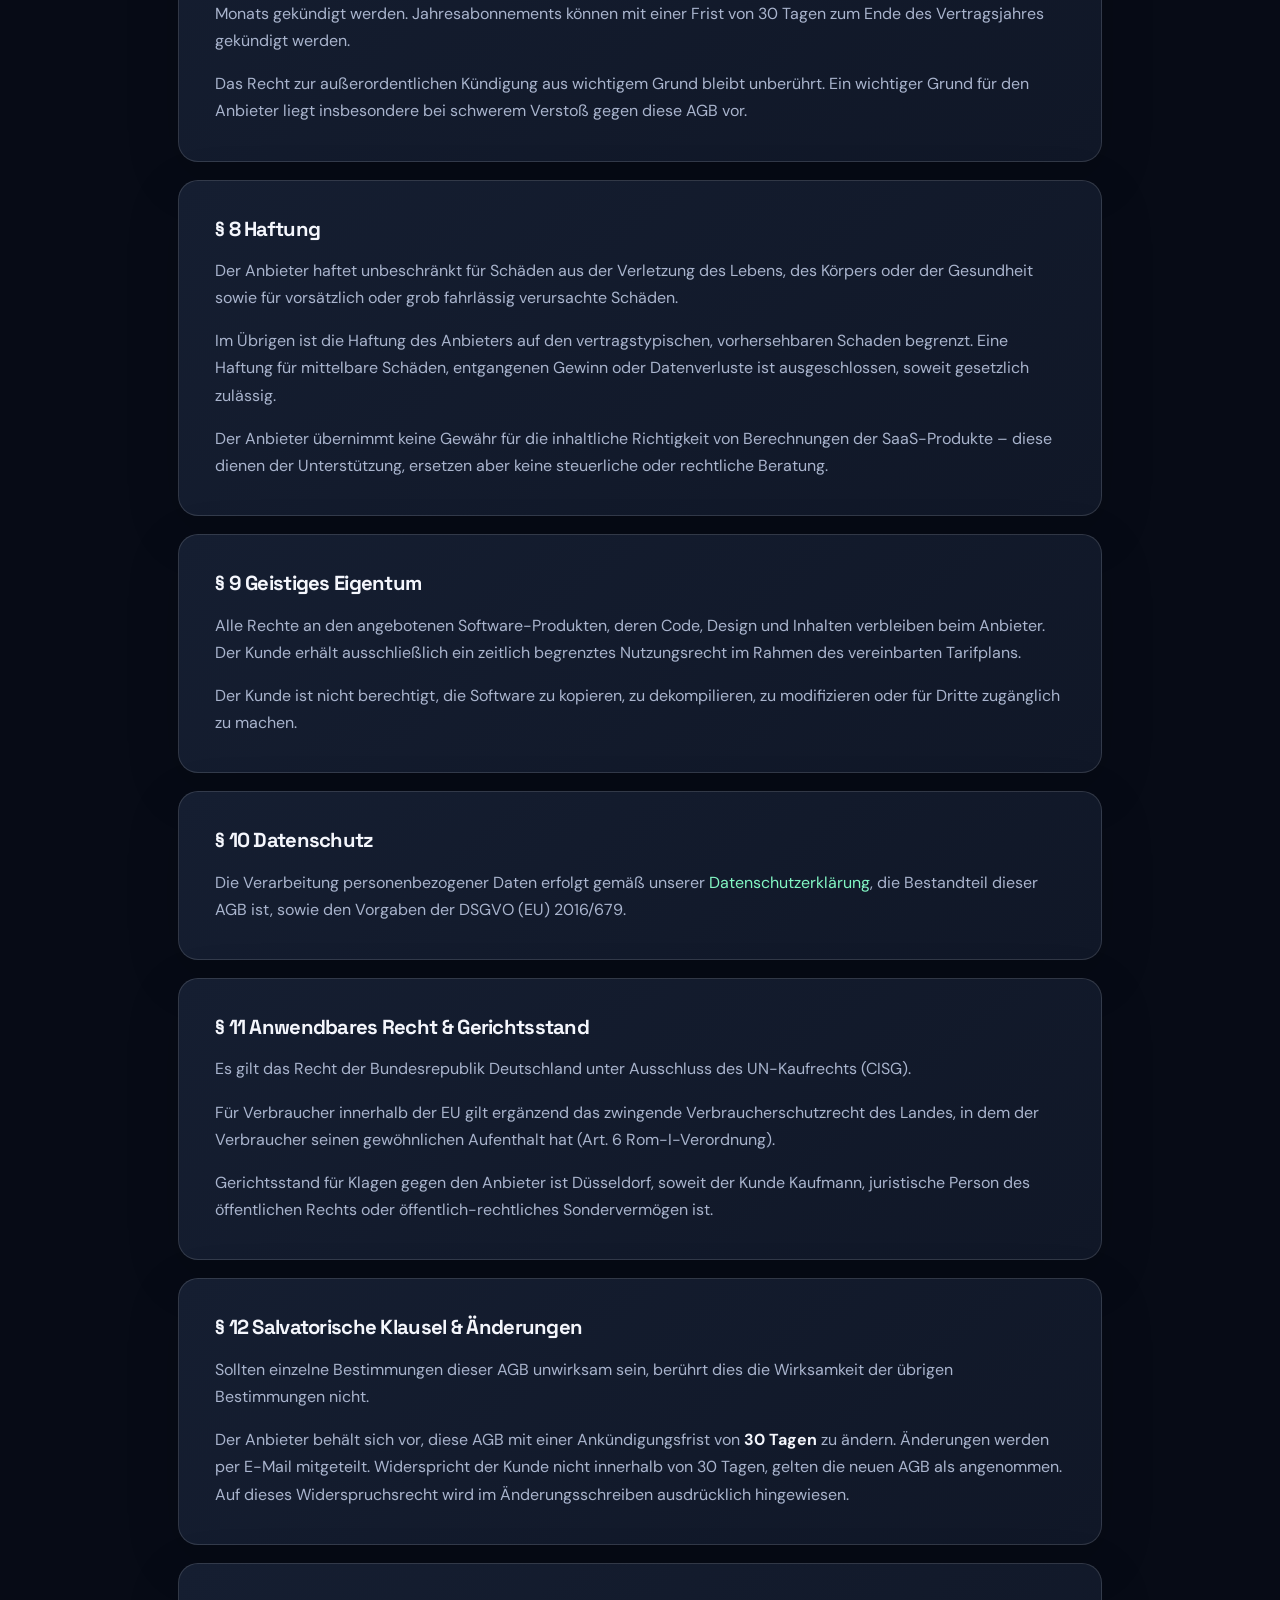
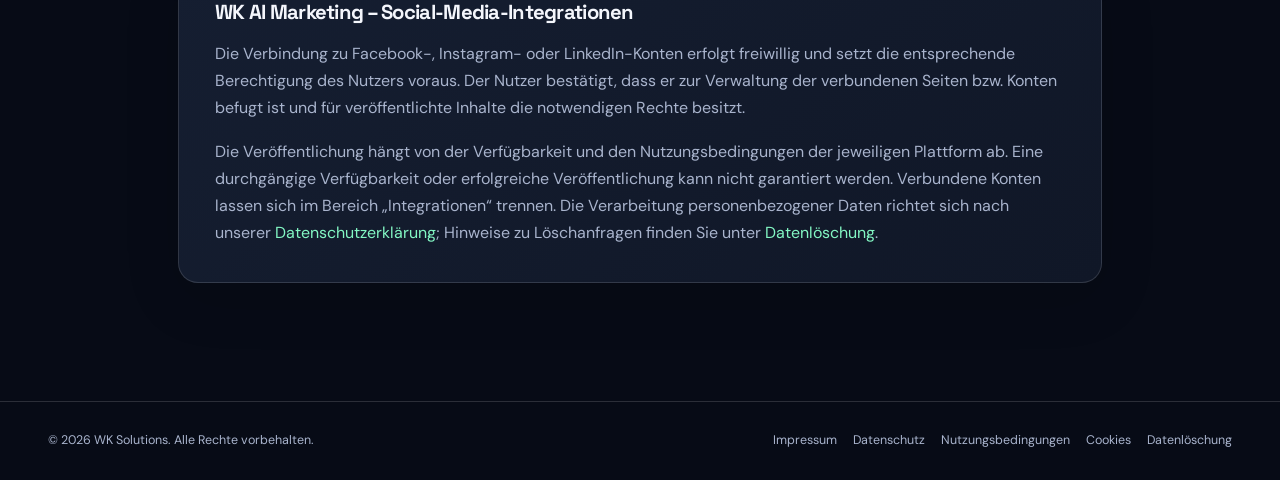
<file: terms.html>
<!DOCTYPE html>
<html lang="de">
<head>
<meta charset="UTF-8">
<meta name="viewport" content="width=device-width, initial-scale=1.0">
<title>Nutzungsbedingungen – WK Solutions</title>


<meta name="theme-color" content="#070b16"><link rel="stylesheet" href="/legal.css">
</head>
<body>
<nav aria-label="Hauptnavigation" class="topnav"><div class="shell navinner"><a class="logo" href="/index.html">WK<span>·</span>Solutions</a><div class="nav-links"><a href="/index.html#produkte">Produkte</a><a href="/index.html#leistungen">Leistungen</a><a href="/index.html#ueber-uns">Über uns</a><a class="nav-cta" href="/index.html#kontakt">Kontakt ↗</a></div><button aria-controls="mobileMenu" aria-expanded="false" aria-label="Menü öffnen" class="nav-burger" id="navBurger" type="button">☰</button></div></nav><div aria-label="Mobile Navigation" class="mobile-menu" id="mobileMenu"><a href="/index.html">Startseite</a><a href="/index.html#produkte">Produkte</a><a href="/index.html#leistungen">Leistungen</a><a href="/index.html#ueber-uns">Über uns</a><a href="/index.html#kontakt">Kontakt</a></div>

<main class="legal-wrap">
  <div class="page-tag">Rechtliches</div>
  <h1>Allgemeine Geschäfts&shy;bedingungen</h1>
  <p class="last-updated">Stand: November 2026 · Gemäß BGB, EU-Verbraucherrechterichtlinie 2011/83/EU, EU-Richtlinie 2019/770</p>

  <div class="card">
    <h2>§ 1 Geltungsbereich & Anbieter</h2>
    <p>Diese Allgemeinen Geschäftsbedingungen (AGB) gelten für alle Verträge zwischen</p>
    <p>
      <strong>William Basilien Kom Fotso · WK Solutions</strong><br>
      Musterstraße 12, 40210 Düsseldorf<br>
      E-Mail: <a href="mailto:contact@wksolutions.app">contact@wksolutions.app</a>
    </p>
    <p>(nachfolgend „Anbieter") und dem Nutzer (nachfolgend „Kunde") über die Nutzung
       der angebotenen Software-as-a-Service-Produkte und IT-Dienstleistungen.</p>
    <p>Abweichende Bedingungen des Kunden werden nicht anerkannt, es sei denn, der
       Anbieter stimmt ihrer Geltung ausdrücklich schriftlich zu.</p>
  </div>

  <div class="card">
    <h2>§ 2 Vertragsschluss</h2>
    <p>Die Darstellung der Produkte und Leistungen auf der Website stellt kein rechtlich
       bindendes Angebot dar, sondern eine Aufforderung zur Abgabe eines Angebots.</p>
    <p>Ein Vertrag kommt zustande durch:</p>
    <ul>
      <li>Registrierung für ein kostenloses oder kostenpflichtiges Konto, oder</li>
      <li>Beauftragung einer IT-Dienstleistung per E-Mail oder Bestellformular</li>
    </ul>
    <p>Der Anbieter bestätigt den Vertragsschluss per E-Mail. Diese Bestätigungs-E-Mail
       stellt die Annahme des Angebots dar.</p>
  </div>

  <div class="card">
    <h2>§ 3 Leistungsumfang</h2>
    <h3>SaaS-Produkte</h3>
    <p>Der Anbieter stellt dem Kunden die vereinbarten Software-Produkte (z.B. ImmoAnalyzer)
       über das Internet als Software-as-a-Service zur Verfügung. Der Kunde erhält ein
       nicht-exklusives, nicht übertragbares Nutzungsrecht für die Vertragslaufzeit.</p>
    <p>Der Anbieter ist berechtigt, die Dienste bei Wartungsarbeiten oder aus wichtigem
       Grund vorübergehend einzuschränken. Geplante Wartungsarbeiten werden rechtzeitig
       angekündigt. Eine Verfügbarkeit von 99 % im Jahresmittel wird angestrebt.</p>
    <h3>IT-Dienstleistungen</h3>
    <p>Umfang, Vergütung und Fristen von IT-Dienstleistungen werden individuell in einem
       separaten Angebot oder Dienstleistungsvertrag vereinbart.</p>
  </div>

  <div class="card">
    <h2>§ 4 Preise & Zahlung</h2>
    <p>Es gelten die zum Zeitpunkt des Vertragsschlusses aktuellen Preise. Alle Preise
       verstehen sich ggf. zuzüglich der gesetzlichen Umsatzsteuer.</p>
    <ul>
      <li>Kostenlose Tarife sind ohne Zahlungsverpflichtung nutzbar.</li>
      <li>Kostenpflichtige Abonnements werden im Voraus abgerechnet (monatlich oder jährlich).</li>
      <li>Zahlungen sind mit den angebotenen Zahlungsmitteln zu leisten.</li>
      <li>Bei Zahlungsverzug behält sich der Anbieter das Recht vor, den Zugang zu sperren.</li>
    </ul>
    <p>Preisänderungen werden dem Kunden mindestens 30 Tage vor Inkrafttreten per E-Mail
       mitgeteilt. Der Kunde kann bei Preiserhöhungen außerordentlich kündigen.</p>
  </div>

  <div class="card">
    <h2>§ 5 Widerrufsrecht (Verbraucher)</h2>
    <div class="widerruf-box">
      <h3>Widerrufsbelehrung gemäß Art. 9 EU-Richtlinie 2011/83/EU</h3>
      <p>Verbraucher haben das Recht, binnen <strong>14 Tagen</strong> ohne Angabe von
         Gründen diesen Vertrag zu widerrufen. Die Widerrufsfrist beträgt 14 Tage ab dem
         Tag des Vertragsschlusses.</p>
      <p>Um das Widerrufsrecht auszuüben, müssen Sie uns (William Basilien Kom Fotso, WK Solutions,
         Musterstraße 12, 40210 Düsseldorf, <a href="mailto:contact@wksolutions.app">contact@wksolutions.app</a>)
         mittels einer eindeutigen Erklärung über Ihren Entschluss, diesen Vertrag zu
         widerrufen, informieren.</p>
      <p><strong>Erlöschen des Widerrufsrechts:</strong> Das Widerrufsrecht erlischt bei
         digitalen Inhalten/SaaS-Diensten, wenn der Anbieter mit der Vertragserfüllung
         begonnen hat und der Verbraucher ausdrücklich zugestimmt hat, dass der Anbieter
         vor Ablauf der Widerrufsfrist mit der Ausführung beginnt, und seine Kenntnis
         davon bestätigt hat, dass er durch seine Zustimmung sein Widerrufsrecht verliert
         (Art. 16 lit. m EU-Richtlinie 2011/83/EU).</p>
    </div>
  </div>

  <div class="card">
    <h2>§ 6 Pflichten des Kunden</h2>
    <p>Der Kunde verpflichtet sich:</p>
    <ul>
      <li>Zugangsdaten vertraulich zu behandeln und vor dem Zugriff Dritter zu schützen</li>
      <li>Die Dienste nicht für rechtswidrige Zwecke zu nutzen</li>
      <li>Keine automatisierten Abfragen, Scraping oder Überlastangriffe durchzuführen</li>
      <li>Vollständige und korrekte Angaben bei der Registrierung zu machen</li>
      <li>Den Anbieter unverzüglich über Missbrauch oder unbefugten Zugriff zu informieren</li>
    </ul>
  </div>

  <div class="card">
    <h2>§ 7 Vertragslaufzeit & Kündigung</h2>
    <h3>Kostenlose Tarife</h3>
    <p>Kostenlose Nutzungsvereinbarungen können jederzeit ohne Einhaltung einer Frist
       von beiden Seiten beendet werden.</p>
    <h3>Kostenpflichtige Abonnements</h3>
    <p>Monatliche Abonnements enden mit Ablauf des bezahlten Monats, wenn sie bis zum
       letzten Tag des laufenden Monats gekündigt werden. Jahresabonnements können mit
       einer Frist von 30 Tagen zum Ende des Vertragsjahres gekündigt werden.</p>
    <p>Das Recht zur außerordentlichen Kündigung aus wichtigem Grund bleibt unberührt.
       Ein wichtiger Grund für den Anbieter liegt insbesondere bei schwerem Verstoß
       gegen diese AGB vor.</p>
  </div>

  <div class="card">
    <h2>§ 8 Haftung</h2>
    <p>Der Anbieter haftet unbeschränkt für Schäden aus der Verletzung des Lebens,
       des Körpers oder der Gesundheit sowie für vorsätzlich oder grob fahrlässig
       verursachte Schäden.</p>
    <p>Im Übrigen ist die Haftung des Anbieters auf den vertragstypischen, vorhersehbaren
       Schaden begrenzt. Eine Haftung für mittelbare Schäden, entgangenen Gewinn oder
       Datenverluste ist ausgeschlossen, soweit gesetzlich zulässig.</p>
    <p>Der Anbieter übernimmt keine Gewähr für die inhaltliche Richtigkeit von
       Berechnungen der SaaS-Produkte – diese dienen der Unterstützung, ersetzen aber
       keine steuerliche oder rechtliche Beratung.</p>
  </div>

  <div class="card">
    <h2>§ 9 Geistiges Eigentum</h2>
    <p>Alle Rechte an den angebotenen Software-Produkten, deren Code, Design und
       Inhalten verbleiben beim Anbieter. Der Kunde erhält ausschließlich ein zeitlich
       begrenztes Nutzungsrecht im Rahmen des vereinbarten Tarifplans.</p>
    <p>Der Kunde ist nicht berechtigt, die Software zu kopieren, zu dekompilieren,
       zu modifizieren oder für Dritte zugänglich zu machen.</p>
  </div>

  <div class="card">
    <h2>§ 10 Datenschutz</h2>
    <p>Die Verarbeitung personenbezogener Daten erfolgt gemäß unserer
       <a href="datenschutz.html">Datenschutzerklärung</a>, die Bestandteil dieser
       AGB ist, sowie den Vorgaben der DSGVO (EU) 2016/679.</p>
  </div>

  <div class="card">
    <h2>§ 11 Anwendbares Recht & Gerichtsstand</h2>
    <p>Es gilt das Recht der Bundesrepublik Deutschland unter Ausschluss des
       UN-Kaufrechts (CISG).</p>
    <p>Für Verbraucher innerhalb der EU gilt ergänzend das zwingende Verbraucherschutzrecht
       des Landes, in dem der Verbraucher seinen gewöhnlichen Aufenthalt hat
       (Art. 6 Rom-I-Verordnung).</p>
    <p>Gerichtsstand für Klagen gegen den Anbieter ist Düsseldorf, soweit der Kunde
       Kaufmann, juristische Person des öffentlichen Rechts oder öffentlich-rechtliches
       Sondervermögen ist.</p>
  </div>

  <div class="card">
    <h2>§ 12 Salvatorische Klausel & Änderungen</h2>
    <p>Sollten einzelne Bestimmungen dieser AGB unwirksam sein, berührt dies die
       Wirksamkeit der übrigen Bestimmungen nicht.</p>
    <p>Der Anbieter behält sich vor, diese AGB mit einer Ankündigungsfrist von
       <strong>30 Tagen</strong> zu ändern. Änderungen werden per E-Mail mitgeteilt.
       Widerspricht der Kunde nicht innerhalb von 30 Tagen, gelten die neuen AGB
       als angenommen. Auf dieses Widerspruchsrecht wird im Änderungsschreiben
       ausdrücklich hingewiesen.</p>
  </div>

  
<div class="card"><h2>WK AI Marketing – Social-Media-Integrationen</h2><p>Die Verbindung zu Facebook-, Instagram- oder LinkedIn-Konten erfolgt freiwillig und setzt die entsprechende Berechtigung des Nutzers voraus. Der Nutzer bestätigt, dass er zur Verwaltung der verbundenen Seiten bzw. Konten befugt ist und für veröffentlichte Inhalte die notwendigen Rechte besitzt.</p><p>Die Veröffentlichung hängt von der Verfügbarkeit und den Nutzungsbedingungen der jeweiligen Plattform ab. Eine durchgängige Verfügbarkeit oder erfolgreiche Veröffentlichung kann nicht garantiert werden. Verbundene Konten lassen sich im Bereich „Integrationen“ trennen. Die Verarbeitung personenbezogener Daten richtet sich nach unserer <a href="/datenschutz">Datenschutzerklärung</a>; Hinweise zu Löschanfragen finden Sie unter <a href="/data-deletion">Datenlöschung</a>.</p></div></main>

<footer><p>© <span id="year">2026</span> WK Solutions. Alle Rechte vorbehalten.</p><div class="footer-links"><a href="/impressum">Impressum</a><a href="/datenschutz">Datenschutz</a><a href="/terms">Nutzungsbedingungen</a><a href="/cookie-richtlinie">Cookies</a><a href="/data-deletion">Datenlöschung</a></div></footer>
<script>document.getElementById('year').textContent=new Date().getFullYear();const b=document.getElementById('navBurger'),m=document.getElementById('mobileMenu');if(b&&m){b.addEventListener('click',()=>{let o=m.classList.toggle('open');b.setAttribute('aria-expanded',String(o));});m.querySelectorAll('a').forEach(a=>a.addEventListener('click',()=>{m.classList.remove('open');b.setAttribute('aria-expanded','false')}));}</script></body>
</html>
</file>
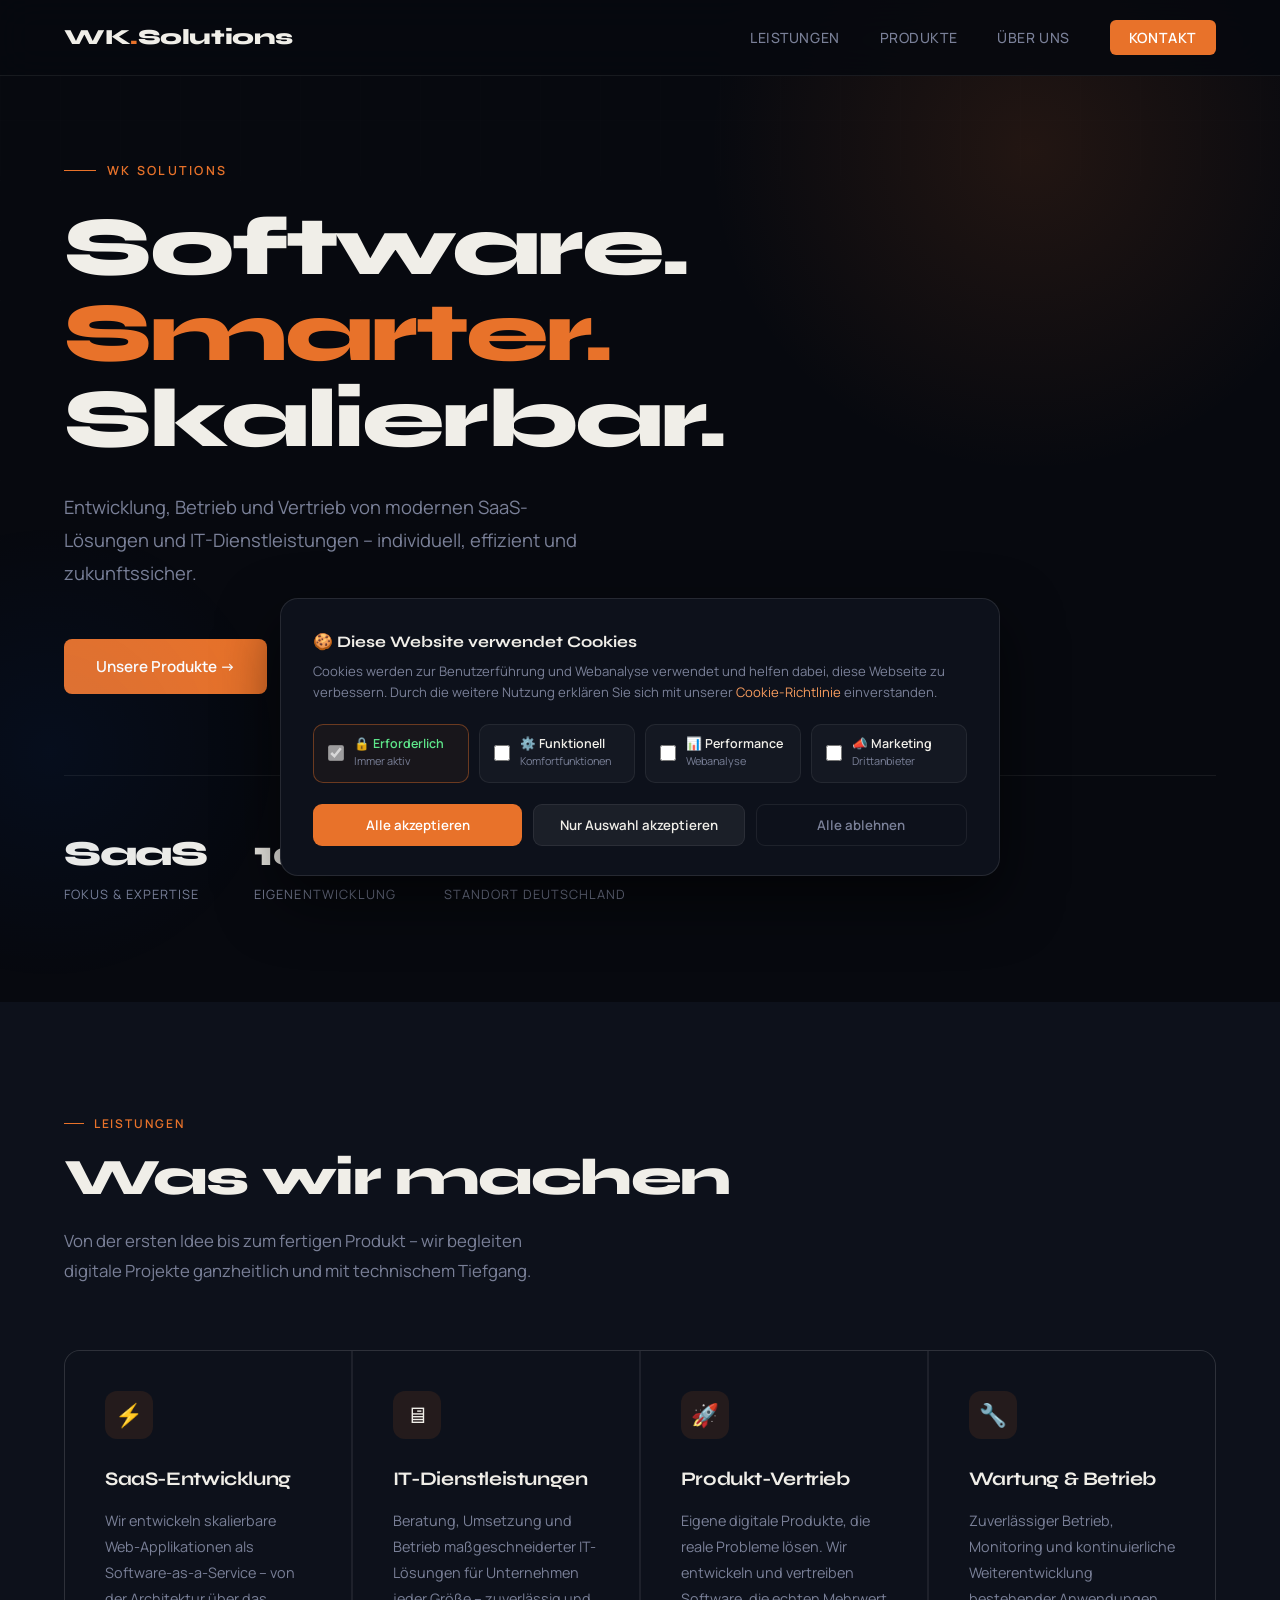
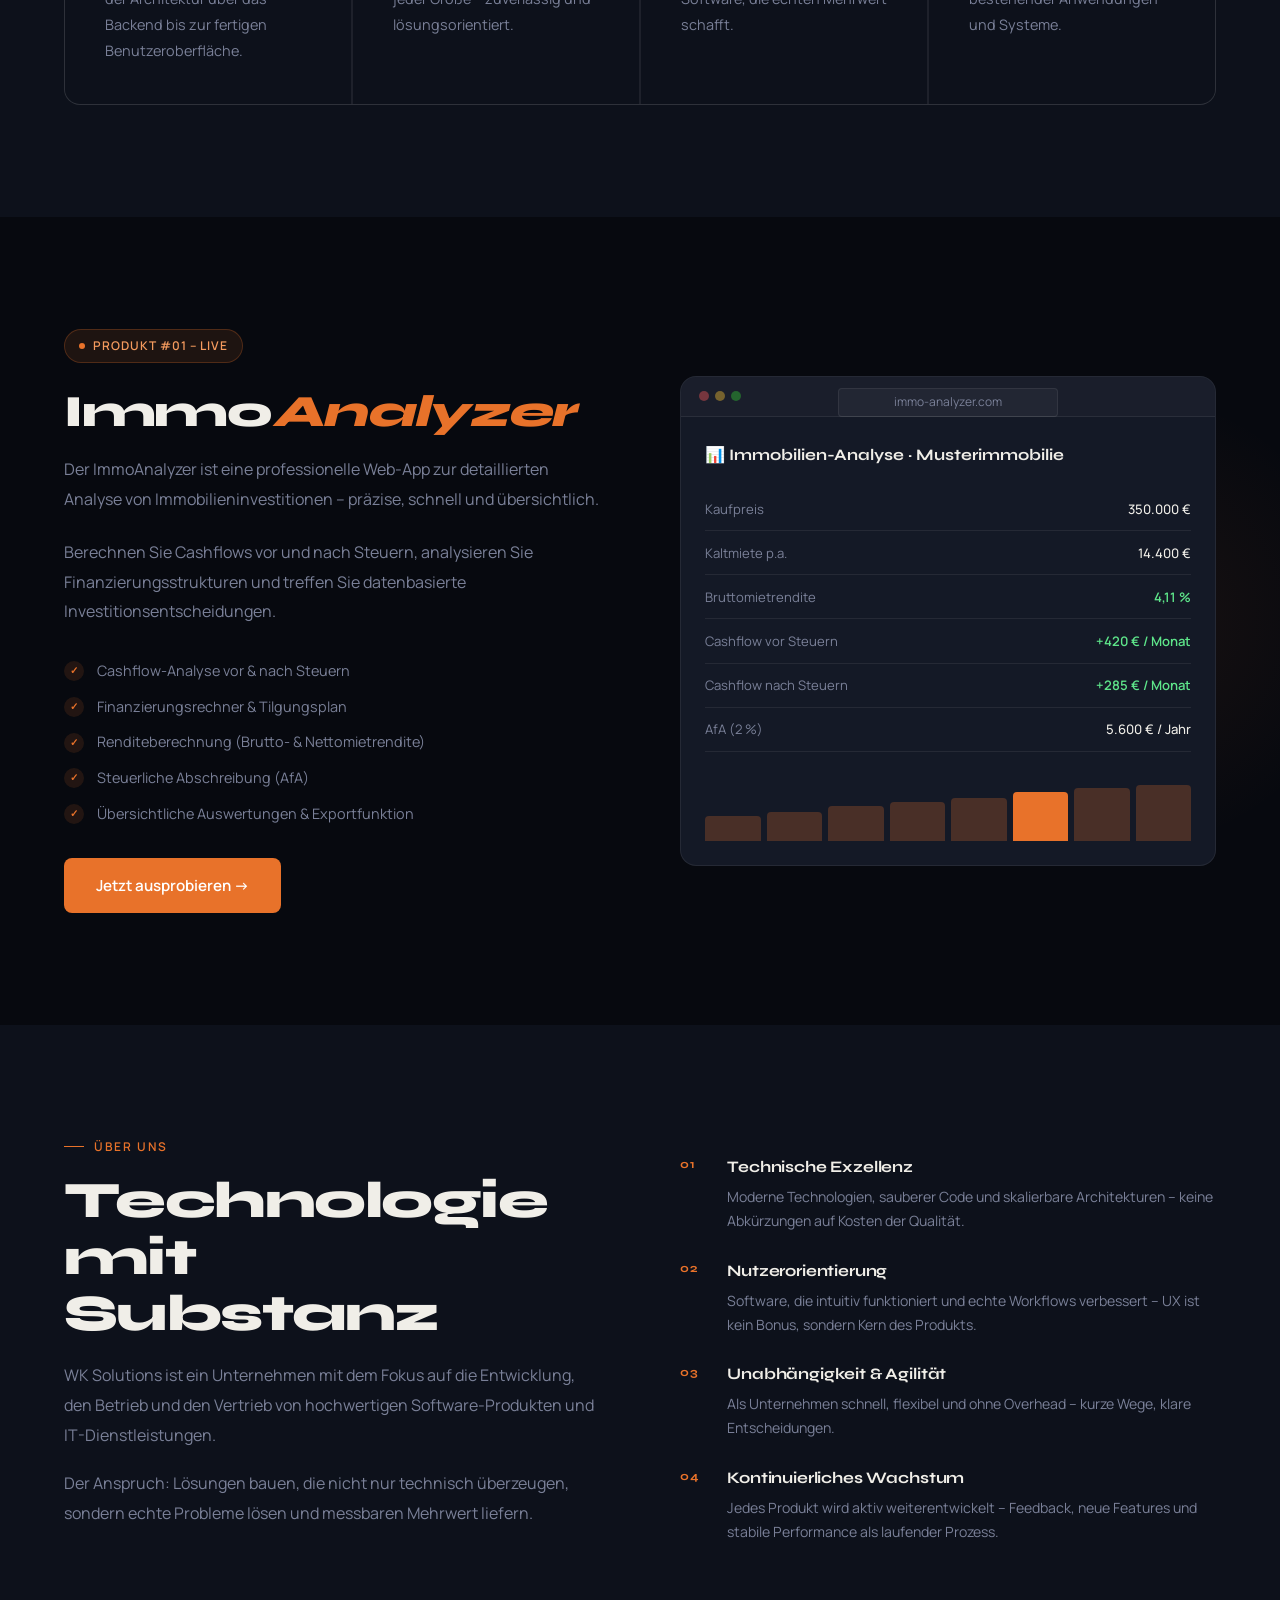
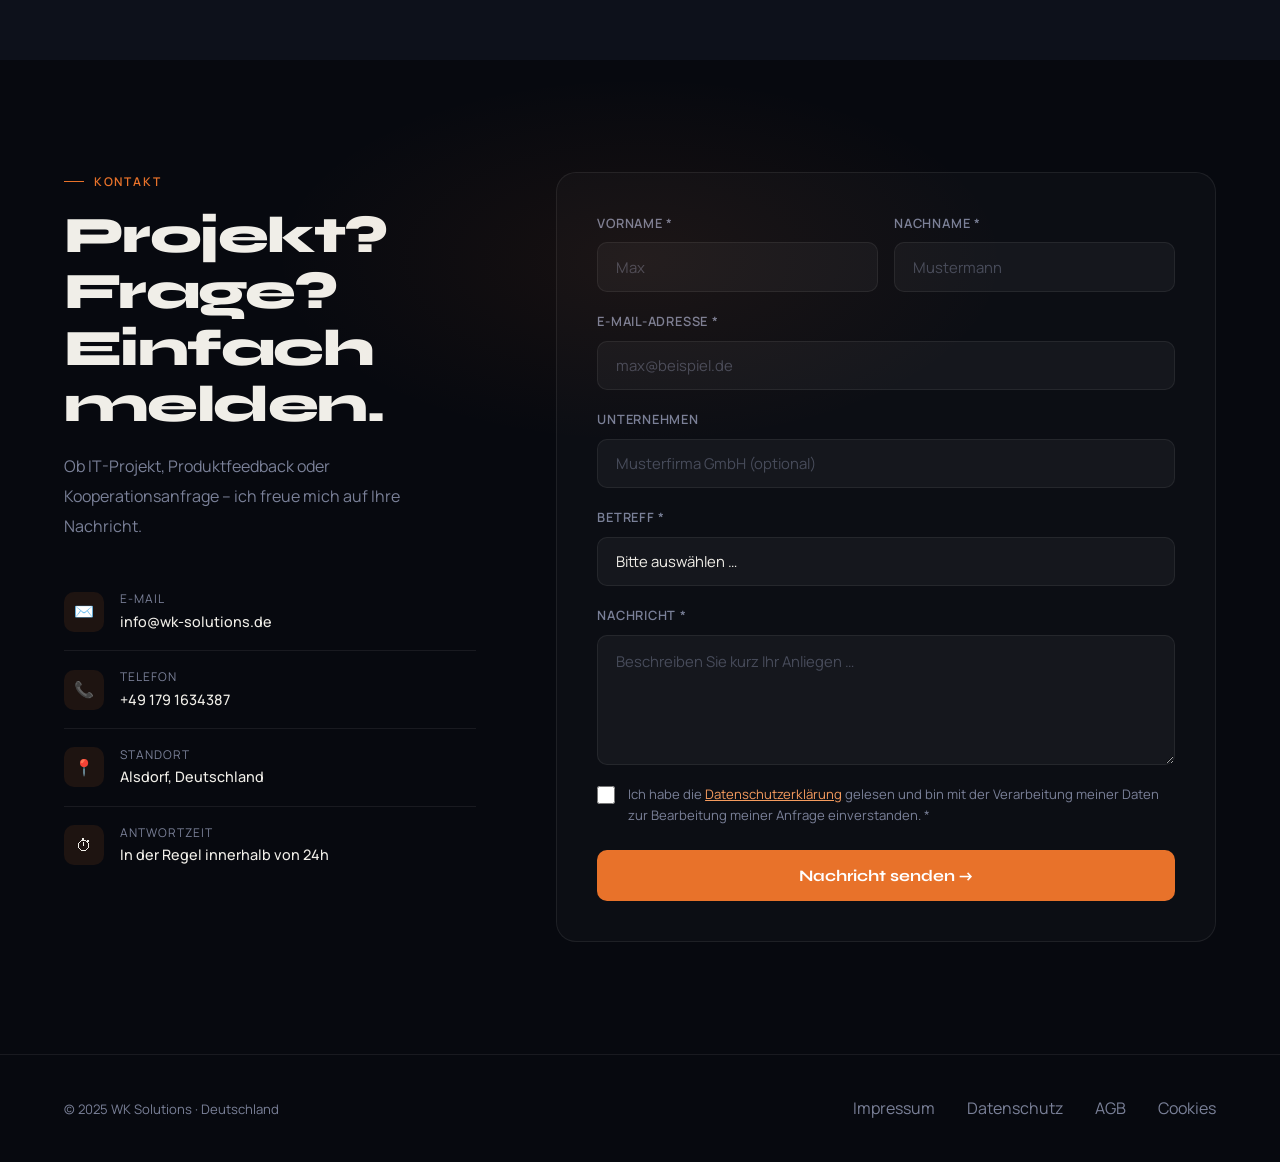
<file: wk-solutions.html>
<!DOCTYPE html>
<html lang="de">
<head>
<meta charset="UTF-8">
<meta name="viewport" content="width=device-width, initial-scale=1.0">
<title>WK Solutions – Software. Smarter.</title>
<link rel="preconnect" href="https://fonts.googleapis.com">
<link href="https://fonts.googleapis.com/css2?family=Syne:wght@400;500;600;700;800&family=Manrope:wght@300;400;500;600&display=swap" rel="stylesheet">
<style>
  *, *::before, *::after { box-sizing: border-box; margin: 0; padding: 0; }

  :root {
    --bg: #07090F;
    --bg2: #0D111B;
    --bg3: #141926;
    --accent: #E8722A;
    --accent2: #F59B5E;
    --text: #F0EEE8;
    --muted: #7A8098;
    --border: rgba(255,255,255,0.07);
    --card-bg: rgba(255,255,255,0.03);
  }

  html { scroll-behavior: smooth; }

  body {
    background: var(--bg);
    color: var(--text);
    font-family: 'Manrope', sans-serif;
    font-size: 16px;
    line-height: 1.7;
    overflow-x: hidden;
  }

  /* ── NAV ── */
  nav {
    position: fixed; top: 0; left: 0; right: 0; z-index: 100;
    display: flex; align-items: center; justify-content: space-between;
    padding: 1.2rem 5vw;
    background: rgba(7,9,15,0.85);
    backdrop-filter: blur(18px);
    border-bottom: 1px solid var(--border);
  }
  .logo {
    font-family: 'Syne', sans-serif;
    font-size: 1.35rem;
    font-weight: 800;
    letter-spacing: -0.02em;
    color: var(--text);
    text-decoration: none;
  }
  .logo span { color: var(--accent); }
  nav ul { list-style: none; display: flex; gap: 2.5rem; }
  nav ul a {
    text-decoration: none;
    color: var(--muted);
    font-size: 0.88rem;
    font-weight: 500;
    letter-spacing: 0.04em;
    text-transform: uppercase;
    transition: color 0.2s;
  }
  nav ul a:hover { color: var(--text); }
  .nav-cta {
    background: var(--accent);
    color: #fff !important;
    padding: 0.5rem 1.2rem;
    border-radius: 6px;
    font-weight: 600 !important;
  }
  .nav-cta:hover { background: var(--accent2); color: #fff !important; }

  /* ── HERO ── */
  .hero {
    min-height: 100vh;
    display: flex;
    flex-direction: column;
    justify-content: center;
    padding: 10rem 5vw 6rem;
    position: relative;
    overflow: hidden;
  }
  .hero::before {
    content: '';
    position: absolute;
    top: -200px; right: -100px;
    width: 700px; height: 700px;
    background: radial-gradient(circle, rgba(232,114,42,0.12) 0%, transparent 65%);
    pointer-events: none;
  }
  .hero::after {
    content: '';
    position: absolute;
    bottom: 0; left: -200px;
    width: 500px; height: 500px;
    background: radial-gradient(circle, rgba(0,100,255,0.06) 0%, transparent 65%);
    pointer-events: none;
  }
  .hero-eyebrow {
    font-size: 0.78rem;
    font-weight: 600;
    letter-spacing: 0.18em;
    text-transform: uppercase;
    color: var(--accent);
    margin-bottom: 1.5rem;
    display: flex;
    align-items: center;
    gap: 0.7rem;
  }
  .hero-eyebrow::before {
    content: '';
    display: block;
    width: 32px; height: 1px;
    background: var(--accent);
  }
  h1 {
    font-family: 'Syne', sans-serif;
    font-size: clamp(3rem, 6.5vw, 6.5rem);
    font-weight: 800;
    line-height: 1.03;
    letter-spacing: -0.03em;
    max-width: 800px;
    margin-bottom: 1.8rem;
  }
  h1 em {
    font-style: normal;
    color: var(--accent);
  }
  .hero-sub {
    font-size: 1.15rem;
    color: var(--muted);
    max-width: 540px;
    margin-bottom: 3rem;
    font-weight: 400;
    line-height: 1.8;
  }
  .btn-group { display: flex; gap: 1rem; flex-wrap: wrap; align-items: center; }
  .btn-primary {
    background: var(--accent);
    color: #fff;
    padding: 0.9rem 2rem;
    border-radius: 8px;
    text-decoration: none;
    font-weight: 600;
    font-size: 0.95rem;
    transition: background 0.2s, transform 0.15s;
    display: inline-flex; align-items: center; gap: 0.5rem;
  }
  .btn-primary:hover { background: var(--accent2); transform: translateY(-1px); }
  .btn-secondary {
    color: var(--muted);
    padding: 0.9rem 2rem;
    border-radius: 8px;
    text-decoration: none;
    font-weight: 500;
    font-size: 0.95rem;
    border: 1px solid var(--border);
    transition: border-color 0.2s, color 0.2s;
    display: inline-flex; align-items: center; gap: 0.5rem;
  }
  .btn-secondary:hover { border-color: rgba(255,255,255,0.2); color: var(--text); }

  .hero-stats {
    display: flex; gap: 3rem; margin-top: 5rem;
    padding-top: 3rem;
    border-top: 1px solid var(--border);
  }
  .stat-num {
    font-family: 'Syne', sans-serif;
    font-size: 2.2rem;
    font-weight: 800;
    color: var(--text);
    letter-spacing: -0.04em;
  }
  .stat-label {
    font-size: 0.8rem;
    color: var(--muted);
    text-transform: uppercase;
    letter-spacing: 0.08em;
  }

  /* ── SECTION BASICS ── */
  section { padding: 7rem 5vw; }
  .section-tag {
    font-size: 0.75rem;
    font-weight: 600;
    letter-spacing: 0.16em;
    text-transform: uppercase;
    color: var(--accent);
    margin-bottom: 1rem;
    display: flex; align-items: center; gap: 0.6rem;
  }
  .section-tag::before {
    content: '';
    display: block;
    width: 20px; height: 1px;
    background: var(--accent);
  }
  h2 {
    font-family: 'Syne', sans-serif;
    font-size: clamp(2rem, 4vw, 3.5rem);
    font-weight: 800;
    letter-spacing: -0.03em;
    line-height: 1.1;
    margin-bottom: 1.2rem;
  }
  .section-intro {
    font-size: 1.05rem;
    color: var(--muted);
    max-width: 500px;
    margin-bottom: 4rem;
    line-height: 1.8;
  }

  /* ── SERVICES ── */
  #leistungen { background: var(--bg2); }
  .services-grid {
    display: grid;
    grid-template-columns: repeat(auto-fit, minmax(280px, 1fr));
    gap: 1.5px;
    background: var(--border);
    border: 1px solid var(--border);
    border-radius: 16px;
    overflow: hidden;
    margin-top: 3rem;
  }
  .service-card {
    background: var(--bg2);
    padding: 2.5rem;
    transition: background 0.2s;
    position: relative;
  }
  .service-card:hover { background: var(--bg3); }
  .service-icon {
    width: 48px; height: 48px;
    border-radius: 12px;
    background: rgba(232,114,42,0.1);
    display: flex; align-items: center; justify-content: center;
    margin-bottom: 1.5rem;
    font-size: 1.4rem;
  }
  .service-card h3 {
    font-family: 'Syne', sans-serif;
    font-size: 1.2rem;
    font-weight: 700;
    margin-bottom: 0.8rem;
    letter-spacing: -0.02em;
  }
  .service-card p {
    font-size: 0.9rem;
    color: var(--muted);
    line-height: 1.8;
  }
  .service-arrow {
    position: absolute;
    bottom: 2.5rem; right: 2.5rem;
    width: 28px; height: 28px;
    border-radius: 50%;
    border: 1px solid var(--border);
    display: flex; align-items: center; justify-content: center;
    color: var(--muted);
    font-size: 0.8rem;
    opacity: 0;
    transition: opacity 0.2s, border-color 0.2s;
  }
  .service-card:hover .service-arrow { opacity: 1; border-color: var(--accent); color: var(--accent); }

  /* ── PRODUCT SECTION ── */
  #produkte {
    background: var(--bg);
    position: relative;
    overflow: hidden;
  }
  #produkte::before {
    content: '';
    position: absolute;
    top: 50%; right: -100px;
    transform: translateY(-50%);
    width: 500px; height: 500px;
    background: radial-gradient(circle, rgba(232,114,42,0.08) 0%, transparent 65%);
    pointer-events: none;
  }
  .product-showcase {
    display: grid;
    grid-template-columns: 1fr 1fr;
    gap: 5rem;
    align-items: center;
  }
  .product-badge {
    display: inline-flex;
    align-items: center;
    gap: 0.5rem;
    background: rgba(232,114,42,0.1);
    border: 1px solid rgba(232,114,42,0.25);
    color: var(--accent2);
    font-size: 0.75rem;
    font-weight: 600;
    letter-spacing: 0.08em;
    text-transform: uppercase;
    padding: 0.35rem 0.9rem;
    border-radius: 999px;
    margin-bottom: 1.5rem;
  }
  .product-badge::before {
    content: '';
    width: 6px; height: 6px;
    border-radius: 50%;
    background: var(--accent);
  }
  .product-info h2 { font-size: clamp(1.8rem, 3.5vw, 3rem); }
  .product-info p {
    color: var(--muted);
    font-size: 1rem;
    line-height: 1.85;
    margin-bottom: 1.5rem;
  }
  .feature-list {
    list-style: none;
    margin: 2rem 0;
    display: flex;
    flex-direction: column;
    gap: 0.7rem;
  }
  .feature-list li {
    display: flex; align-items: center; gap: 0.8rem;
    font-size: 0.9rem;
    color: var(--muted);
  }
  .feature-list li::before {
    content: '✓';
    width: 20px; height: 20px;
    background: rgba(232,114,42,0.12);
    color: var(--accent);
    border-radius: 50%;
    display: flex; align-items: center; justify-content: center;
    font-size: 0.65rem;
    font-weight: 700;
    flex-shrink: 0;
  }
  .product-visual {
    background: var(--bg3);
    border: 1px solid var(--border);
    border-radius: 16px;
    overflow: hidden;
    position: relative;
    min-height: 420px;
    display: flex;
    align-items: center;
    justify-content: center;
  }
  .product-visual::before {
    content: '';
    position: absolute;
    top: 0; left: 0; right: 0;
    height: 40px;
    background: rgba(255,255,255,0.025);
    border-bottom: 1px solid var(--border);
    display: flex;
    align-items: center;
  }
  .browser-dots {
    position: absolute;
    top: 14px; left: 18px;
    display: flex; gap: 6px;
  }
  .browser-dots span {
    width: 10px; height: 10px;
    border-radius: 50%;
    background: var(--border);
  }
  .browser-dots span:first-child { background: rgba(255,90,90,0.4); }
  .browser-dots span:nth-child(2) { background: rgba(255,200,50,0.4); }
  .browser-dots span:last-child { background: rgba(50,205,50,0.4); }
  .browser-url {
    position: absolute;
    top: 11px;
    left: 50%;
    transform: translateX(-50%);
    font-size: 0.75rem;
    color: var(--muted);
    background: rgba(255,255,255,0.04);
    padding: 0.2rem 1rem;
    border-radius: 4px;
    border: 1px solid var(--border);
    min-width: 220px;
    text-align: center;
  }
  .product-mock {
    margin-top: 40px;
    padding: 1.5rem;
    width: 100%;
  }
  .mock-header {
    font-family: 'Syne', sans-serif;
    font-size: 1rem;
    font-weight: 700;
    color: var(--text);
    margin-bottom: 1.2rem;
  }
  .mock-row {
    display: flex;
    justify-content: space-between;
    align-items: center;
    padding: 0.65rem 0;
    border-bottom: 1px solid var(--border);
    font-size: 0.82rem;
  }
  .mock-label { color: var(--muted); }
  .mock-value-pos { color: #5EE58A; font-weight: 600; }
  .mock-value-neg { color: #E8724E; font-weight: 600; }
  .mock-value { color: var(--text); font-weight: 500; }
  .mock-chart {
    margin-top: 1.2rem;
    display: flex;
    gap: 6px;
    align-items: flex-end;
    height: 70px;
  }
  .bar {
    flex: 1;
    border-radius: 4px 4px 0 0;
    background: rgba(232,114,42,0.25);
    transition: background 0.2s;
  }
  .bar:hover { background: rgba(232,114,42,0.5); }
  .bar.highlight { background: var(--accent); }

  /* ── ABOUT / APPROACH ── */
  #ueber-uns { background: var(--bg2); }
  .about-grid {
    display: grid;
    grid-template-columns: 1fr 1fr;
    gap: 5rem;
    align-items: start;
  }
  .about-text p {
    color: var(--muted);
    font-size: 1rem;
    line-height: 1.85;
    margin-bottom: 1.2rem;
  }
  .values-list {
    display: flex;
    flex-direction: column;
    gap: 1.5rem;
    margin-top: 1rem;
  }
  .value-item {
    display: flex;
    gap: 1.2rem;
    align-items: flex-start;
  }
  .value-num {
    font-family: 'Syne', sans-serif;
    font-size: 0.75rem;
    font-weight: 700;
    color: var(--accent);
    min-width: 28px;
    margin-top: 0.1rem;
    letter-spacing: 0.08em;
  }
  .value-item h4 {
    font-family: 'Syne', sans-serif;
    font-size: 1rem;
    font-weight: 700;
    margin-bottom: 0.3rem;
    letter-spacing: -0.01em;
  }
  .value-item p {
    font-size: 0.88rem;
    color: var(--muted);
    line-height: 1.7;
    margin-bottom: 0;
  }

  /* ── CONTACT ── */
  #kontakt {
    background: var(--bg);
    position: relative;
    overflow: hidden;
  }
  #kontakt::before {
    content: '';
    position: absolute;
    top: 0; left: 50%;
    transform: translateX(-50%);
    width: 800px; height: 400px;
    background: radial-gradient(ellipse, rgba(232,114,42,0.07) 0%, transparent 65%);
    pointer-events: none;
  }
  .contact-inner {
    max-width: 680px;
    margin: 0 auto;
    text-align: center;
  }
  .contact-inner h2 { margin-bottom: 1.2rem; }
  .contact-inner p {
    color: var(--muted);
    font-size: 1.05rem;
    margin-bottom: 3rem;
    line-height: 1.8;
  }
  .contact-links {
    display: flex;
    gap: 1rem;
    justify-content: center;
    flex-wrap: wrap;
  }
  .contact-card {
    background: var(--card-bg);
    border: 1px solid var(--border);
    border-radius: 12px;
    padding: 1.5rem 2rem;
    text-decoration: none;
    color: var(--text);
    font-size: 0.9rem;
    font-weight: 500;
    display: flex;
    align-items: center;
    gap: 0.7rem;
    transition: border-color 0.2s, background 0.2s;
    min-width: 200px;
    justify-content: center;
  }
  .contact-card:hover {
    border-color: rgba(232,114,42,0.4);
    background: rgba(232,114,42,0.05);
  }
  .contact-icon {
    width: 36px; height: 36px;
    border-radius: 8px;
    background: rgba(232,114,42,0.1);
    display: flex; align-items: center; justify-content: center;
    font-size: 1rem;
  }

  /* ── FOOTER ── */
  footer {
    padding: 2.5rem 5vw;
    border-top: 1px solid var(--border);
    display: flex;
    align-items: center;
    justify-content: space-between;
    flex-wrap: wrap;
    gap: 1rem;
  }
  footer p {
    font-size: 0.82rem;
    color: var(--muted);
  }
  footer a { color: var(--muted); text-decoration: none; transition: color 0.2s; }
  footer a:hover { color: var(--text); }
  .footer-links { display: flex; gap: 2rem; }

  /* ── GRID DECORATION ── */
  .grid-bg {
    position: absolute; inset: 0;
    background-image:
      linear-gradient(rgba(255,255,255,0.025) 1px, transparent 1px),
      linear-gradient(90deg, rgba(255,255,255,0.025) 1px, transparent 1px);
    background-size: 60px 60px;
    pointer-events: none;
    mask-image: linear-gradient(180deg, rgba(0,0,0,0.3) 0%, transparent 100%);
  }

  /* ── RESPONSIVE ── */
  @media (max-width: 768px) {
    nav ul { display: none; }
    .product-showcase, .about-grid { grid-template-columns: 1fr; gap: 3rem; }
    .hero-stats { flex-direction: column; gap: 1.5rem; }
    section { padding: 5rem 6vw; }
  }

  /* ── CONTACT FORM ── */
  .contact-layout {
    display: grid;
    grid-template-columns: 1fr 1.6fr;
    gap: 5rem;
    align-items: start;
  }
  .contact-info-col h2 { text-align: left; }
  .contact-info-col p { color: var(--muted); font-size: 1rem; line-height: 1.85; margin-bottom: 2rem; text-align: left; }
  .contact-detail { display: flex; align-items: center; gap: 1rem; padding: 1rem 0; border-bottom: 1px solid var(--border); }
  .contact-detail:last-of-type { border-bottom: none; }
  .contact-detail-icon { width: 40px; height: 40px; border-radius: 10px; background: rgba(232,114,42,0.1); display: flex; align-items: center; justify-content: center; font-size: 1rem; flex-shrink: 0; }
  .contact-detail-label { font-size: 0.75rem; color: var(--muted); text-transform: uppercase; letter-spacing: 0.08em; }
  .contact-detail-value { font-size: 0.9rem; color: var(--text); font-weight: 500; }
  .contact-detail-value a { color: var(--text); text-decoration: none; }
  .contact-detail-value a:hover { color: var(--accent2); }
  .contact-form-box { background: rgba(255,255,255,0.025); border: 1px solid var(--border); border-radius: 20px; padding: 2.5rem; }
  .form-row { display: grid; grid-template-columns: 1fr 1fr; gap: 1rem; }
  .form-group { display: flex; flex-direction: column; gap: 0.5rem; margin-bottom: 1.2rem; }
  .form-group label { font-size: 0.8rem; font-weight: 600; color: var(--muted); letter-spacing: 0.06em; text-transform: uppercase; }
  .form-group input, .form-group select, .form-group textarea {
    background: rgba(255,255,255,0.04); border: 1px solid var(--border); border-radius: 10px;
    padding: 0.85rem 1.1rem; color: var(--text); font-family: 'Manrope', sans-serif;
    font-size: 0.93rem; outline: none; transition: border-color 0.2s, background 0.2s; width: 100%; -webkit-appearance: none;
  }
  .form-group input::placeholder, .form-group textarea::placeholder { color: rgba(122,128,152,0.5); }
  .form-group input:focus, .form-group select:focus, .form-group textarea:focus { border-color: rgba(232,114,42,0.5); background: rgba(232,114,42,0.04); }
  .form-group select { cursor: pointer; }
  .form-group select option { background: #141926; color: var(--text); }
  .form-group textarea { resize: vertical; min-height: 130px; line-height: 1.6; }
  .form-check { display: flex; align-items: flex-start; gap: 0.8rem; margin-bottom: 1.5rem; }
  .form-check input[type="checkbox"] { width: 18px; height: 18px; flex-shrink: 0; cursor: pointer; margin-top: 2px; accent-color: var(--accent); }
  .form-check label { font-size: 0.82rem; color: var(--muted); line-height: 1.6; cursor: pointer; }
  .form-check label a { color: var(--accent2); }
  .btn-submit { width: 100%; padding: 1rem; background: var(--accent); color: #fff; border: none; border-radius: 10px; font-family: 'Syne', sans-serif; font-size: 1rem; font-weight: 700; cursor: pointer; transition: background 0.2s, transform 0.15s; display: flex; align-items: center; justify-content: center; gap: 0.5rem; }
  .btn-submit:hover { background: var(--accent2); transform: translateY(-1px); }
  .btn-submit:active { transform: translateY(0); }
  .btn-submit:disabled { opacity: 0.6; cursor: not-allowed; transform: none; }
  .form-success { display: none; text-align: center; padding: 2.5rem 1rem; }
  .form-success .success-icon { width: 60px; height: 60px; border-radius: 50%; background: rgba(94,229,138,0.12); display: flex; align-items: center; justify-content: center; font-size: 1.6rem; margin: 0 auto 1.2rem; }
  .form-success h3 { font-family: 'Syne', sans-serif; font-size: 1.3rem; font-weight: 700; margin-bottom: 0.6rem; }
  .form-success p { color: var(--muted); font-size: 0.9rem; margin: 0; }
  @media (max-width: 768px) {
    .contact-layout { grid-template-columns: 1fr; gap: 3rem; }
    .form-row { grid-template-columns: 1fr; }
  }

  /* ── COOKIE BANNER ── */
  #cookieBanner {
    position: fixed; bottom: 1.5rem; left: 50%; transform: translateX(-50%);
    z-index: 9999;
    width: min(720px, calc(100vw - 2rem));
    background: #0D111B;
    border: 1px solid rgba(255,255,255,0.1);
    border-radius: 18px;
    box-shadow: 0 24px 60px rgba(0,0,0,0.6);
    padding: 1.8rem 2rem;
    transition: opacity 0.35s ease, transform 0.35s ease;
  }
  #cookieBanner.hidden {
    opacity: 0; transform: translateX(-50%) translateY(20px); pointer-events: none;
  }
  .cb-top { display: flex; align-items: flex-start; justify-content: space-between; gap: 1.5rem; margin-bottom: 1.3rem; }
  .cb-title { font-family: 'Syne', sans-serif; font-size: 1rem; font-weight: 700; margin-bottom: 0.4rem; }
  .cb-text { font-size: 0.82rem; color: var(--muted); line-height: 1.6; }
  .cb-text a { color: var(--accent2); text-decoration: none; }
  .cb-text a:hover { text-decoration: underline; }
  .cb-icon { font-size: 1.6rem; flex-shrink: 0; margin-top: 0.1rem; }

  .cb-categories {
    display: grid; grid-template-columns: repeat(4, 1fr); gap: 0.6rem;
    margin-bottom: 1.3rem;
  }
  .cb-cat {
    background: rgba(255,255,255,0.03); border: 1px solid var(--border);
    border-radius: 10px; padding: 0.7rem 0.9rem;
    display: flex; align-items: center; gap: 0.6rem;
    cursor: pointer; transition: border-color 0.2s, background 0.2s;
    user-select: none;
  }
  .cb-cat:has(input:checked) {
    border-color: rgba(232,114,42,0.4); background: rgba(232,114,42,0.05);
  }
  .cb-cat input[type="checkbox"] {
    width: 16px; height: 16px; flex-shrink: 0;
    accent-color: var(--accent); cursor: pointer;
  }
  .cb-cat-label { font-size: 0.78rem; font-weight: 600; color: var(--text); line-height: 1.3; }
  .cb-cat-sub { font-size: 0.68rem; color: var(--muted); }
  .cb-cat-required .cb-cat-label { color: #5EE58A; }

  .cb-actions { display: flex; gap: 0.7rem; flex-wrap: wrap; }
  .cb-btn {
    flex: 1; min-width: 120px; padding: 0.7rem 1rem;
    border-radius: 9px; font-family: 'Manrope', sans-serif;
    font-size: 0.83rem; font-weight: 600; cursor: pointer;
    border: none; transition: background 0.2s, border-color 0.2s;
    white-space: nowrap;
  }
  .cb-btn-accept { background: var(--accent); color: #fff; }
  .cb-btn-accept:hover { background: var(--accent2); }
  .cb-btn-selection { background: rgba(255,255,255,0.06); color: var(--text); border: 1px solid var(--border); }
  .cb-btn-selection:hover { background: rgba(255,255,255,0.1); }
  .cb-btn-decline { background: transparent; color: var(--muted); border: 1px solid var(--border); }
  .cb-btn-decline:hover { color: var(--text); border-color: rgba(255,255,255,0.2); }

  .cb-reopen {
    position: fixed; bottom: 1.5rem; left: 1.5rem; z-index: 9998;
    background: #0D111B; border: 1px solid var(--border);
    border-radius: 999px; padding: 0.55rem 1rem;
    font-size: 0.78rem; font-weight: 600; color: var(--muted);
    cursor: pointer; display: none; align-items: center; gap: 0.4rem;
    transition: color 0.2s, border-color 0.2s;
  }
  .cb-reopen:hover { color: var(--text); border-color: rgba(255,255,255,0.2); }

  @media (max-width: 600px) {
    .cb-categories { grid-template-columns: 1fr 1fr; }
    .cb-actions { flex-direction: column; }
    .cb-btn { min-width: unset; }
  }

  /* ── ANIMATIONS ── */
  @keyframes fadeUp {
    from { opacity: 0; transform: translateY(24px); }
    to { opacity: 1; transform: translateY(0); }
  }
  .hero-eyebrow { animation: fadeUp 0.7s ease both; }
  h1 { animation: fadeUp 0.7s 0.1s ease both; }
  .hero-sub { animation: fadeUp 0.7s 0.2s ease both; }
  .btn-group { animation: fadeUp 0.7s 0.3s ease both; }
  .hero-stats { animation: fadeUp 0.7s 0.45s ease both; }
</style>
</head>
<body>

<!-- NAV -->
<nav>
  <a href="#" class="logo">WK<span>.</span>Solutions</a>
  <ul>
    <li><a href="#leistungen">Leistungen</a></li>
    <li><a href="#produkte">Produkte</a></li>
    <li><a href="#ueber-uns">Über uns</a></li>
    <li><a href="#kontakt" class="nav-cta">Kontakt</a></li>
  </ul>
</nav>

<!-- HERO -->
<section class="hero">
  <div class="grid-bg"></div>
  <div class="hero-eyebrow">WK Solutions </div>
  <h1>Software.<br><em>Smarter.</em><br>Skalierbar.</h1>
  <p class="hero-sub">
    Entwicklung, Betrieb und Vertrieb von modernen SaaS-Lösungen und IT-Dienstleistungen –
    individuell, effizient und zukunftssicher.
  </p>
  <div class="btn-group">
    <a href="#produkte" class="btn-primary">Unsere Produkte →</a>
    <a href="#kontakt" class="btn-secondary">Kontakt aufnehmen</a>
  </div>
  <div class="hero-stats">
    <div>
      <div class="stat-num">SaaS</div>
      <div class="stat-label">Fokus & Expertise</div>
    </div>
    <div>
      <div class="stat-num">100%</div>
      <div class="stat-label">Eigenentwicklung</div>
    </div>
    <div>
      <div class="stat-num">DE</div>
      <div class="stat-label">Standort Deutschland</div>
    </div>
  </div>
</section>

<!-- SERVICES -->
<section id="leistungen">
  <div class="section-tag">Leistungen</div>
  <h2>Was wir machen</h2>
  <p class="section-intro">
    Von der ersten Idee bis zum fertigen Produkt – wir begleiten digitale
    Projekte ganzheitlich und mit technischem Tiefgang.
  </p>
  <div class="services-grid">
    <div class="service-card">
      <div class="service-icon">⚡</div>
      <h3>SaaS-Entwicklung</h3>
      <p>Wir entwickeln skalierbare Web-Applikationen als Software-as-a-Service –
         von der Architektur über das Backend bis zur fertigen Benutzeroberfläche.</p>
      <div class="service-arrow">→</div>
    </div>
    <div class="service-card">
      <div class="service-icon">🖥</div>
      <h3>IT-Dienstleistungen</h3>
      <p>Beratung, Umsetzung und Betrieb maßgeschneiderter IT-Lösungen für
         Unternehmen jeder Größe – zuverlässig und lösungsorientiert.</p>
      <div class="service-arrow">→</div>
    </div>
    <div class="service-card">
      <div class="service-icon">🚀</div>
      <h3>Produkt-Vertrieb</h3>
      <p>Eigene digitale Produkte, die reale Probleme lösen. Wir entwickeln
         und vertreiben Software, die echten Mehrwert schafft.</p>
      <div class="service-arrow">→</div>
    </div>
    <div class="service-card">
      <div class="service-icon">🔧</div>
      <h3>Wartung & Betrieb</h3>
      <p>Zuverlässiger Betrieb, Monitoring und kontinuierliche Weiterentwicklung
         bestehender Anwendungen und Systeme.</p>
      <div class="service-arrow">→</div>
    </div>
  </div>
</section>

<!-- PRODUKTE -->
<section id="produkte">
  <div class="product-showcase">
    <div class="product-info">
      <div class="product-badge">Produkt #01 – Live</div>
      <h2>Immo<em style="color:var(--accent)">Analyzer</em></h2>
      <p>
        Der ImmoAnalyzer ist eine professionelle Web-App zur detaillierten
        Analyse von Immobilieninvestitionen – präzise, schnell und übersichtlich.
      </p>
      <p>
        Berechnen Sie Cashflows vor und nach Steuern, analysieren Sie
        Finanzierungsstrukturen und treffen Sie datenbasierte Investitionsentscheidungen.
      </p>
      <ul class="feature-list">
        <li>Cashflow-Analyse vor &amp; nach Steuern</li>
        <li>Finanzierungsrechner &amp; Tilgungsplan</li>
        <li>Renditeberechnung (Brutto- &amp; Nettomietrendite)</li>
        <li>Steuerliche Abschreibung (AfA)</li>
        <li>Übersichtliche Auswertungen &amp; Exportfunktion</li>
      </ul>
      <div class="btn-group" style="margin-top:2rem">
        <a href="https://immo-analyzer.com" target="_blank" class="btn-primary">
          Jetzt ausprobieren →
        </a>
      </div>
    </div>
    <div class="product-visual">
      <div class="browser-dots">
        <span></span><span></span><span></span>
      </div>
      <div class="browser-url">immo-analyzer.com</div>
      <div class="product-mock">
        <div class="mock-header">📊 Immobilien-Analyse · Musterimmobilie</div>
        <div class="mock-row">
          <span class="mock-label">Kaufpreis</span>
          <span class="mock-value">350.000 €</span>
        </div>
        <div class="mock-row">
          <span class="mock-label">Kaltmiete p.a.</span>
          <span class="mock-value">14.400 €</span>
        </div>
        <div class="mock-row">
          <span class="mock-label">Bruttomietrendite</span>
          <span class="mock-value-pos">4,11 %</span>
        </div>
        <div class="mock-row">
          <span class="mock-label">Cashflow vor Steuern</span>
          <span class="mock-value-pos">+420 € / Monat</span>
        </div>
        <div class="mock-row">
          <span class="mock-label">Cashflow nach Steuern</span>
          <span class="mock-value-pos">+285 € / Monat</span>
        </div>
        <div class="mock-row">
          <span class="mock-label">AfA (2 %)</span>
          <span class="mock-value">5.600 € / Jahr</span>
        </div>
        <div class="mock-chart" title="Jahres-Cashflow-Verlauf">
          <div class="bar" style="height:35%"></div>
          <div class="bar" style="height:42%"></div>
          <div class="bar" style="height:50%"></div>
          <div class="bar" style="height:55%"></div>
          <div class="bar" style="height:62%"></div>
          <div class="bar highlight" style="height:70%"></div>
          <div class="bar" style="height:75%"></div>
          <div class="bar" style="height:80%"></div>
        </div>
      </div>
    </div>
  </div>
</section>

<!-- ÜBER UNS -->
<section id="ueber-uns">
  <div class="about-grid">
    <div>
      <div class="section-tag">Über uns</div>
      <h2>Technologie mit<br>Substanz</h2>
      <div class="about-text">
        <p>
          WK Solutions ist ein Unternehmen mit dem Fokus auf die
          Entwicklung, den Betrieb und den Vertrieb von hochwertigen
          Software-Produkten und IT-Dienstleistungen.
        </p>
        <p>
          Der Anspruch: Lösungen bauen, die nicht nur technisch überzeugen,
          sondern echte Probleme lösen und messbaren Mehrwert liefern.
        </p>
      </div>
    </div>
    <div class="values-list">
      <div class="value-item">
        <div class="value-num">01</div>
        <div>
          <h4>Technische Exzellenz</h4>
          <p>Moderne Technologien, sauberer Code und skalierbare Architekturen –
             keine Abkürzungen auf Kosten der Qualität.</p>
        </div>
      </div>
      <div class="value-item">
        <div class="value-num">02</div>
        <div>
          <h4>Nutzerorientierung</h4>
          <p>Software, die intuitiv funktioniert und echte Workflows verbessert –
             UX ist kein Bonus, sondern Kern des Produkts.</p>
        </div>
      </div>
      <div class="value-item">
        <div class="value-num">03</div>
        <div>
          <h4>Unabhängigkeit & Agilität</h4>
          <p>Als Unternehmen schnell, flexibel und ohne Overhead –
             kurze Wege, klare Entscheidungen.</p>
        </div>
      </div>
      <div class="value-item">
        <div class="value-num">04</div>
        <div>
          <h4>Kontinuierliches Wachstum</h4>
          <p>Jedes Produkt wird aktiv weiterentwickelt – Feedback, neue Features
             und stabile Performance als laufender Prozess.</p>
        </div>
      </div>
    </div>
  </div>
</section>

<!-- KONTAKT -->
<section id="kontakt">
  <div class="contact-layout">

    <!-- Linke Spalte: Info -->
    <div class="contact-info-col">
      <div class="section-tag">Kontakt</div>
      <h2>Projekt?<br>Frage?<br>Einfach<br>melden.</h2>
      <p>Ob IT-Projekt, Produktfeedback oder Kooperationsanfrage – ich freue mich auf Ihre Nachricht.</p>
      <div class="contact-detail">
        <div class="contact-detail-icon">✉️</div>
        <div>
          <div class="contact-detail-label">E-Mail</div>
          <div class="contact-detail-value"><a href="mailto:info@wk-solutions.de">info@wk-solutions.de</a></div>
        </div>
      </div>
      <div class="contact-detail">
        <div class="contact-detail-icon">📞</div>
        <div>
          <div class="contact-detail-label">Telefon</div>
          <div class="contact-detail-value"><a href="tel:+4921112345">+49 179 1634387</a></div>
        </div>
      </div>
      <div class="contact-detail">
        <div class="contact-detail-icon">📍</div>
        <div>
          <div class="contact-detail-label">Standort</div>
          <div class="contact-detail-value">Alsdorf, Deutschland</div>
        </div>
      </div>
      <div class="contact-detail">
        <div class="contact-detail-icon">⏱</div>
        <div>
          <div class="contact-detail-label">Antwortzeit</div>
          <div class="contact-detail-value">In der Regel innerhalb von 24h</div>
        </div>
      </div>
    </div>

    <!-- Rechte Spalte: Formular -->
    <div class="contact-form-box">
      <div id="contactForm">
        <div class="form-row">
          <div class="form-group">
            <label for="fname">Vorname *</label>
            <input type="text" id="fname" placeholder="Max" required>
          </div>
          <div class="form-group">
            <label for="lname">Nachname *</label>
            <input type="text" id="lname" placeholder="Mustermann" required>
          </div>
        </div>
        <div class="form-group">
          <label for="email">E-Mail-Adresse *</label>
          <input type="email" id="email" placeholder="max@beispiel.de" required>
        </div>
        <div class="form-group">
          <label for="company">Unternehmen</label>
          <input type="text" id="company" placeholder="Musterfirma GmbH (optional)">
        </div>
        <div class="form-group">
          <label for="subject">Betreff *</label>
          <select id="subject" required>
            <option value="" disabled selected>Bitte auswählen …</option>
            <option value="SaaS-Entwicklung">SaaS-Entwicklung</option>
            <option value="IT-Dienstleistung">IT-Dienstleistung</option>
            <option value="ImmoAnalyzer Feedback">ImmoAnalyzer – Feedback</option>
            <option value="Kooperation">Kooperationsanfrage</option>
            <option value="Sonstiges">Sonstiges</option>
          </select>
        </div>
        <div class="form-group">
          <label for="message">Nachricht *</label>
          <textarea id="message" placeholder="Beschreiben Sie kurz Ihr Anliegen …" required></textarea>
        </div>
        <div class="form-check">
          <input type="checkbox" id="privacy" required>
          <label for="privacy">
            Ich habe die <a href="datenschutz.html" target="_blank">Datenschutzerklärung</a> gelesen
            und bin mit der Verarbeitung meiner Daten zur Bearbeitung meiner Anfrage einverstanden. *
          </label>
        </div>
        <button class="btn-submit" id="submitBtn" onclick="sendForm()">
          Nachricht senden →
        </button>
      </div>

      <!-- Erfolgsmeldung -->
      <div class="form-success" id="formSuccess">
        <div class="success-icon">✓</div>
        <h3>Nachricht gesendet!</h3>
        <p>Vielen Dank – ich melde mich in der Regel innerhalb von 24 Stunden bei Ihnen.</p>
      </div>
    </div>
  </div>
</section>

<script>
function sendForm() {
  const fname    = document.getElementById('fname').value.trim();
  const lname    = document.getElementById('lname').value.trim();
  const email    = document.getElementById('email').value.trim();
  const company  = document.getElementById('company').value.trim();
  const subject  = document.getElementById('subject').value;
  const message  = document.getElementById('message').value.trim();
  const privacy  = document.getElementById('privacy').checked;

  if (!fname || !lname || !email || !subject || !message || !privacy) {
    alert('Bitte füllen Sie alle Pflichtfelder aus und bestätigen Sie die Datenschutzerklärung.');
    return;
  }
  const emailRegex = /^[^\s@]+@[^\s@]+\.[^\s@]+$/;
  if (!emailRegex.test(email)) {
    alert('Bitte geben Sie eine gültige E-Mail-Adresse ein.');
    return;
  }

  const btn = document.getElementById('submitBtn');
  btn.disabled = true;
  btn.textContent = 'Wird gesendet …';

  const body = `Name: ${fname} ${lname}\nE-Mail: ${email}${company ? '\nUnternehmen: ' + company : ''}\n\nNachricht:\n${message}`;
  const mailtoLink = `mailto:info@wk-solutions.de?subject=${encodeURIComponent('[WK Solutions] ' + subject)}&body=${encodeURIComponent(body)}`;

  window.location.href = mailtoLink;

  setTimeout(() => {
    document.getElementById('contactForm').style.display = 'none';
    const success = document.getElementById('formSuccess');
    success.style.display = 'block';
  }, 800);
}
</script>

<!-- FOOTER -->
<footer>
  <p>© 2025 WK Solutions · Deutschland</p>
  <div class="footer-links">
    <a href="impressum.html">Impressum</a>
    <a href="datenschutz.html">Datenschutz</a>
    <a href="agb.html">AGB</a>
    <a href="cookie-richtlinie.html">Cookies</a>
  </div>
</footer>

<!-- COOKIE BANNER -->
<div id="cookieBanner" class="hidden" role="dialog" aria-label="Cookie-Einstellungen">
  <div class="cb-top">
    <div>
      <div class="cb-title">🍪 Diese Website verwendet Cookies</div>
      <p class="cb-text">
        Cookies werden zur Benutzerführung und Webanalyse verwendet und helfen dabei, diese
        Webseite zu verbessern. Durch die weitere Nutzung erklären Sie sich mit unserer
        <a href="cookie-richtlinie.html" target="_blank">Cookie-Richtlinie</a> einverstanden.
      </p>
    </div>
  </div>

  <div class="cb-categories">
    <label class="cb-cat cb-cat-required">
      <input type="checkbox" checked disabled>
      <div>
        <div class="cb-cat-label">🔒 Erforderlich</div>
        <div class="cb-cat-sub">Immer aktiv</div>
      </div>
    </label>
    <label class="cb-cat" id="catFunctional">
      <input type="checkbox" id="chkFunctional">
      <div>
        <div class="cb-cat-label">⚙️ Funktionell</div>
        <div class="cb-cat-sub">Komfortfunktionen</div>
      </div>
    </label>
    <label class="cb-cat" id="catPerformance">
      <input type="checkbox" id="chkPerformance">
      <div>
        <div class="cb-cat-label">📊 Performance</div>
        <div class="cb-cat-sub">Webanalyse</div>
      </div>
    </label>
    <label class="cb-cat" id="catMarketing">
      <input type="checkbox" id="chkMarketing">
      <div>
        <div class="cb-cat-label">📣 Marketing</div>
        <div class="cb-cat-sub">Drittanbieter</div>
      </div>
    </label>
  </div>

  <div class="cb-actions">
    <button class="cb-btn cb-btn-accept" onclick="cookieAcceptAll()">Alle akzeptieren</button>
    <button class="cb-btn cb-btn-selection" onclick="cookieAcceptSelection()">Nur Auswahl akzeptieren</button>
    <button class="cb-btn cb-btn-decline" onclick="cookieDecline()">Alle ablehnen</button>
  </div>
</div>

<!-- Reopen button -->
<button class="cb-reopen" id="cbReopen" onclick="cookieReopenBanner()" aria-label="Cookie-Einstellungen öffnen">
  🍪 Cookie-Einstellungen
</button>

<!-- ╔══════════════════════════════════════════════════════╗
     ║  PostHog – wird NUR nach Zustimmung geladen          ║
     ║  ► YOUR_POSTHOG_KEY durch Ihren echten Key ersetzen  ║
     ║  ► YOUR_POSTHOG_HOST = 'https://eu.i.posthog.com'    ║
     ║    (EU-Cloud) oder 'https://us.i.posthog.com'        ║
     ╚══════════════════════════════════════════════════════╝ -->
<script>
(function() {
  // ── Konfiguration ──────────────────────────────────────
  const POSTHOG_KEY  = 'phc_qWuuLYPE2A5xSJLx58mwdwseKhySsZJ9K2zf9Q9yc24Y';   // ← hier eintragen
  const POSTHOG_HOST = 'https://eu.i.posthog.com'; // EU-Cloud (DSGVO)
  const STORAGE_KEY  = 'wks_cookie_consent';
  // ───────────────────────────────────────────────────────

  /* ── PostHog laden & initialisieren ── */
  function loadPostHog() {
    if (window.__phLoaded) return;
    window.__phLoaded = true;

    // PostHog Snippet (offiziell, kompakt)
    !function(t,e){var o,n,p,r;e.__SV||(window.posthog=e,e._i=[],e.init=function(i,s,a){function g(t,e){var o=e.split(".");2==o.length&&(t=t[o[0]],e=o[1]);t[e]=function(){t.push([e].concat(Array.prototype.slice.call(arguments,0)))}}(p=t.createElement("script")).type="text/javascript",p.crossOrigin="anonymous",p.async=!0,p.src=s.api_host.replace(".i.posthog.com","-assets.i.posthog.com")+"/static/array.js",(r=t.getElementsByTagName("script")[0]).parentNode.insertBefore(p,r);var u=e;for(void 0!==a?u=e[a]=[]:a="posthog",u.people=u.people||[],u.toString=function(t){var e="posthog";return"posthog"!==a&&(e+="."+a),t||(e+=" (stub)"),e},u.people.toString=function(){return u.toString(1)+" (stub)"},o="init capture register register_once register_for_session unregister unregister_for_session getFeatureFlag getFeatureFlagPayload isFeatureFlagEnabled reloadFeatureFlags updateEarlyAccessFeatureEnrollment getEarlyAccessFeatures on onFeatureFlags onSessionId getSurveys getActiveMatchingSurveys renderSurvey canRenderSurvey getNextSurveyStep identify setPersonProperties group resetGroups setPersonPropertiesForFlags resetPersonPropertiesForFlags setGroupPropertiesForFlags resetGroupPropertiesForFlags reset get_distinct_id getGroups get_session_id get_session_replay_url alias set_config startSessionRecording stopSessionRecording sessionRecordingStarted captureException loadToolbar get_property getSessionProperty createPersonProfile opt_in_capturing opt_out_capturing has_opted_in_capturing has_opted_out_capturing clear_opt_in_out_capturing debug".split(" "),n=0;n<o.length;n++)g(u,o[n]);e._i.push([i,s,a])},e.__SV=1)}(document,window.posthog||[]);

    posthog.init(POSTHOG_KEY, {
      api_host: POSTHOG_HOST,
      person_profiles: 'identified_only', // DSGVO: keine Profile für anonyme Nutzer
      persistence: 'localStorage',
      capture_pageview: true,
      capture_pageleave: true,
      autocapture: true,
      loaded: function(ph) {
        console.log('[WKS] PostHog geladen ✓');
      }
    });
  }

  /* ── PostHog deaktivieren & Daten löschen ── */
  function disablePostHog() {
    if (window.posthog && typeof posthog.opt_out_capturing === 'function') {
      posthog.opt_out_capturing();
      console.log('[WKS] PostHog deaktiviert.');
    }
  }

  /* ── Consent anwenden ── */
  function applyConsent(consent) {
    if (consent && consent.performance) {
      loadPostHog();
    } else {
      disablePostHog();
    }
  }

  /* ── localStorage Helfer ── */
  function getConsent() {
    try { return JSON.parse(localStorage.getItem(STORAGE_KEY)); } catch(e) { return null; }
  }
  function saveConsent(obj) {
    obj.timestamp = new Date().toISOString();
    localStorage.setItem(STORAGE_KEY, JSON.stringify(obj));
  }

  /* ── Banner UI ── */
  function hideBanner() {
    document.getElementById('cookieBanner').classList.add('hidden');
    document.getElementById('cbReopen').style.display = 'flex';
  }
  function showBanner() {
    document.getElementById('cookieBanner').classList.remove('hidden');
    document.getElementById('cbReopen').style.display = 'none';
  }

  /* ── Öffentliche Funktionen ── */
  window.cookieAcceptAll = function() {
    document.getElementById('chkFunctional').checked  = true;
    document.getElementById('chkPerformance').checked = true;
    document.getElementById('chkMarketing').checked   = true;
    const consent = { required: true, functional: true, performance: true, marketing: true };
    saveConsent(consent);
    applyConsent(consent);
    hideBanner();
  };

  window.cookieAcceptSelection = function() {
    const consent = {
      required:    true,
      functional:  document.getElementById('chkFunctional').checked,
      performance: document.getElementById('chkPerformance').checked,
      marketing:   document.getElementById('chkMarketing').checked,
    };
    saveConsent(consent);
    applyConsent(consent);
    hideBanner();
  };

  window.cookieDecline = function() {
    const consent = { required: true, functional: false, performance: false, marketing: false };
    saveConsent(consent);
    applyConsent(consent);
    hideBanner();
  };

  window.cookieReopenBanner = function() {
    const c = getConsent();
    if (c) {
      document.getElementById('chkFunctional').checked  = !!c.functional;
      document.getElementById('chkPerformance').checked = !!c.performance;
      document.getElementById('chkMarketing').checked   = !!c.marketing;
    }
    showBanner();
  };

  /* ── Init ── */
  window.addEventListener('DOMContentLoaded', function() {
    const c = getConsent();
    if (!c) {
      // Kein gespeicherter Consent → Banner zeigen, PostHog NICHT laden
      setTimeout(showBanner, 600);
    } else {
      // Consent vorhanden → direkt anwenden
      document.getElementById('cbReopen').style.display = 'flex';
      applyConsent(c);
    }
  });
})();
</script>

</body>
</html>
</file>
<file: legal.css>
@import url('https://fonts.googleapis.com/css2?family=DM+Sans:wght@400;500;600;700&family=Space+Grotesk:wght@400;500;600;700&display=swap');
:root{--bg:#070b16;--panel:#101727;--panel2:#151e31;--border:#273247;--ink:#f4f6fc;--muted:#a9b4cd;--mint:#83f7c4;--purple:#a99dff;--gold:#ffca87;color-scheme:dark}
*{box-sizing:border-box}html{scroll-behavior:smooth}body{margin:0;background:var(--bg);color:var(--ink);font:16px/1.7 'DM Sans',sans-serif}a{color:var(--mint);text-decoration:none}a:hover{text-decoration:underline}a:focus-visible,button:focus-visible{outline:2px solid var(--mint);outline-offset:4px}h1,h2,h3{font-family:'Space Grotesk',sans-serif;letter-spacing:-.035em;line-height:1.2}h1{font-size:clamp(2.7rem,6vw,4.6rem);margin:.55rem 0 1rem}h2{font-size:1.27rem;margin:0 0 1rem;color:var(--ink)}h3{font-size:1rem;margin:1.2rem 0 .55rem}p{color:var(--muted);margin:.55rem 0 1rem}strong{color:var(--ink)}ul,ol{color:var(--muted);padding-left:1.5rem;margin:.75rem 0 1rem}li{padding:.25rem 0}small{color:var(--muted)}
.shell{max-width:1240px;margin:auto;padding:0 28px}
.topnav{height:78px;position:sticky;top:0;background:#080d1aef;backdrop-filter:blur(20px);z-index:100;border-bottom:1px solid #ffffff13}.navinner{height:100%;display:flex;align-items:center;justify-content:space-between;gap:18px}.logo{font-family:'Space Grotesk',sans-serif;font-size:1.42rem;font-weight:700;letter-spacing:-.06em;white-space:nowrap;color:var(--ink)}.logo span{color:var(--mint)}.nav-links{display:flex;align-items:center;gap:24px}.nav-links>a{font-size:.86rem;color:#c7d1e3}.nav-links>a:hover{color:var(--mint)}.nav-links .nav-cta{background:var(--mint);color:#07131a;border-radius:12px;padding:11px 17px;font-weight:700}.nav-burger{display:none;border:1px solid var(--border);background:transparent;border-radius:9px;color:var(--ink);font-size:1.1rem;padding:7px 12px}.mobile-menu{display:none}
.legal-wrap{max-width:980px;margin:0 auto;padding:72px 28px 100px}.page-tag{font-size:.72rem;text-transform:uppercase;letter-spacing:.15em;color:var(--mint);font-weight:700;display:flex;align-items:center;gap:10px}.page-tag:before{content:'';height:2px;width:25px;background:var(--mint)}.last-updated{font-size:.85rem;margin-bottom:2.5rem}.card{background:linear-gradient(140deg,#151e31,#101727);border:1px solid #ffffff22;border-radius:20px;padding:clamp(22px,4vw,36px);margin:0 0 18px;box-shadow:0 16px 55px #0002}.card p:last-child{margin-bottom:0}.card a{overflow-wrap:anywhere}.rights-grid{display:grid;grid-template-columns:repeat(2,minmax(0,1fr));gap:12px;margin:16px 0}.right-item{background:#0d1527;border:1px solid var(--border);border-radius:12px;padding:16px}.right-item strong{display:block;margin-bottom:6px}.right-item p{font-size:.85rem;margin:0}.info-row{display:flex;gap:20px;margin:.5rem 0}.info-label{min-width:180px;color:var(--muted)}.info-value{color:var(--ink)}.notice,.widerruf-box{border:1px solid #83f7c44a;background:#83f7c40c;border-radius:12px;padding:18px 22px;margin:20px 0;color:var(--muted)}.notice{font-size:.88rem}.widerruf-box h3{color:var(--mint)}
.cookie-category{border:1px solid var(--border);border-radius:12px;overflow:hidden;margin-bottom:14px}.cookie-cat-header{display:flex;align-items:center;justify-content:space-between;gap:14px;padding:17px 20px;background:#1b2940;cursor:pointer}.cookie-cat-left{display:flex;align-items:center;gap:14px}.cookie-cat-icon{font-size:1.1rem}.cookie-cat-title{font-weight:700;color:var(--ink)}.cookie-cat-badge{font-size:.7rem;border-radius:50px;padding:4px 9px;background:#83f7c41c;color:var(--mint)}.badge-optional{background:#ffca8720;color:var(--gold)}.cookie-cat-chevron{color:var(--muted)}.cookie-cat-body{display:none;padding:18px;border-top:1px solid var(--border)}.cookie-cat-body.open{display:block}.cookie-table{width:100%;border-collapse:collapse}.cookie-table th,.cookie-table td{text-align:left;padding:10px;border-bottom:1px solid var(--border);font-size:.84rem;color:var(--muted)}.cookie-table th{color:var(--ink)}.manage-btn{display:inline-block;padding:12px 19px;border:0;border-radius:12px;background:var(--mint);color:#09191a;font-weight:700;cursor:pointer;margin-top:15px}
footer{border-top:1px solid #ffffff25;padding:28px max(28px,calc((100vw - 1184px)/2));display:flex;align-items:center;justify-content:space-between;gap:20px;color:var(--muted);font-size:.78rem}footer p{margin:0}.footer-links{display:flex;gap:16px;flex-wrap:wrap}footer a{color:var(--muted)}footer a:hover{color:var(--mint)}
@media(max-width:680px){.shell{padding:0 19px}.topnav{height:68px}.nav-links{display:none}.nav-burger{display:block}.mobile-menu{position:fixed;inset:68px 0 0;background:#0a1020;z-index:99;flex-direction:column;gap:10px;padding:26px 20px}.mobile-menu.open{display:flex}.mobile-menu a{color:var(--ink);padding:10px;border-bottom:1px solid var(--border)}.legal-wrap{padding:48px 19px 70px}.rights-grid{grid-template-columns:1fr}.info-row{display:block}.info-label{display:block;margin-bottom:2px}footer{flex-direction:column;align-items:flex-start;padding:28px 19px}.card{padding:22px}.cookie-table{display:block;overflow-x:auto}}
@media(prefers-reduced-motion:reduce){html{scroll-behavior:auto}}
</file>
